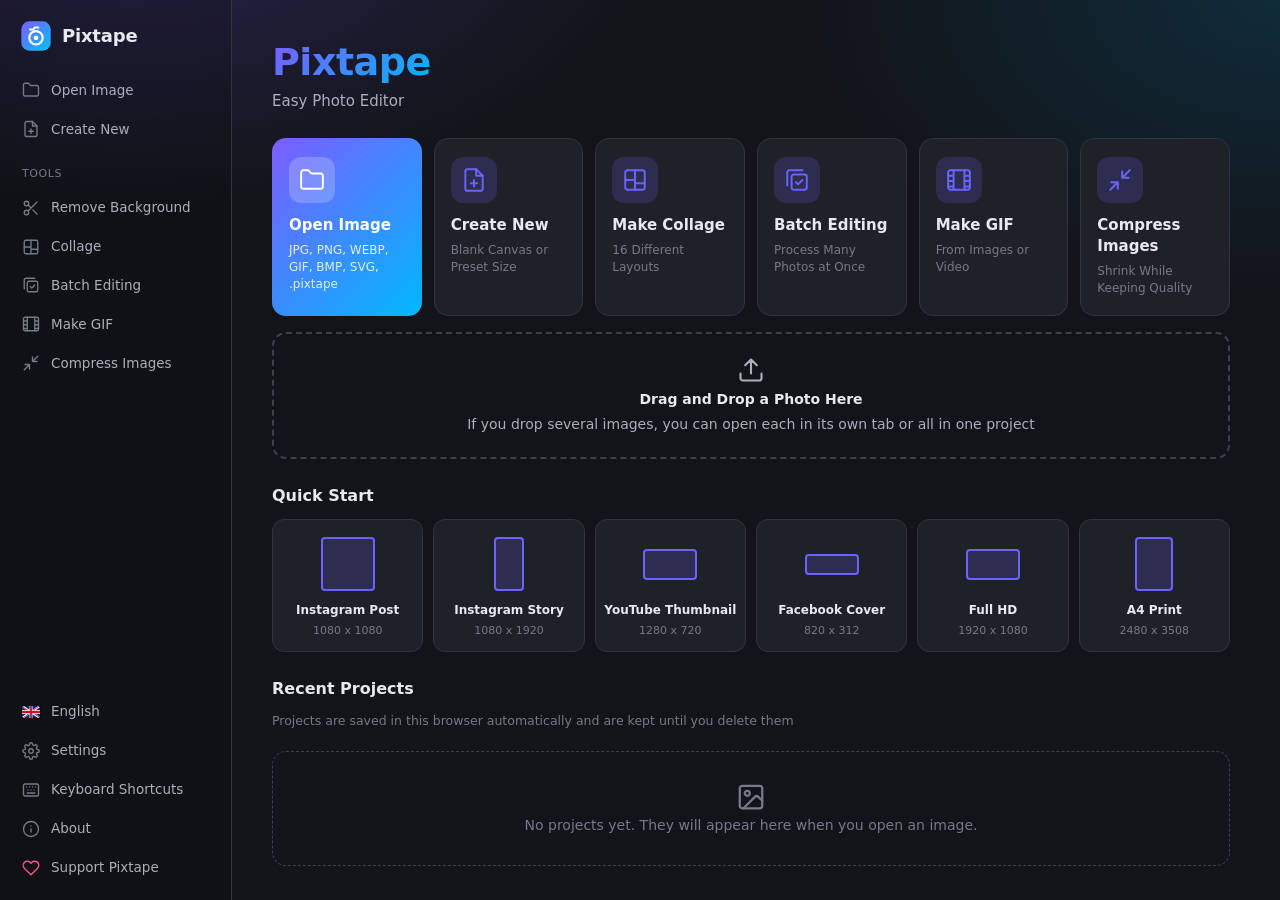
<file: index.html>
<!doctype html>
<html lang="en" data-theme="dark" class="i18n-wait">
<head>
  <meta charset="utf-8">
  <meta name="viewport" content="width=device-width, initial-scale=1">
  <title>Pixtape - Easy Photo Editor</title>
  <meta name="description" content="Free photo editor in your browser: remove backgrounds, crop, resize, compress images, add text, effects, collage, GIF maker and batch editing. No sign-up.">
  <meta name="theme-color" content="#7c5cff">
  <meta property="og:title" content="Pixtape - Easy Photo Editor">
  <meta property="og:description" content="Free photo editor in your browser: remove backgrounds, compress images, add text, collage and GIF maker. No sign-up, your photos stay on your device.">
  <meta property="og:image" content="https://pixtape.github.io/assets/social-preview.png">
  <meta name="twitter:card" content="summary_large_image">
  <meta property="og:url" content="https://pixtape.github.io/">
  <link rel="canonical" href="https://pixtape.github.io/">
  <link rel="apple-touch-icon" href="assets/icon-512.png">
  <!-- arama motorları ikonu ayrı bir dosyadan alır (gömülü data adresini kullanmaz); en az 48x48 olmalı -->
  <link rel="icon" href="/favicon.ico" sizes="any">
  <link rel="icon" href="/favicon.svg" type="image/svg+xml">
  <link rel="icon" href="/assets/icon-512.png" type="image/png" sizes="512x512">
  <meta property="og:site_name" content="Pixtape">
  <script type="application/ld+json">{"@context":"https://schema.org","@type":"WebSite","name":"Pixtape","alternateName":"Pixtape Photo Editor","url":"https://pixtape.github.io/"}</script>
  <link rel="stylesheet" href="css/style.css">
</head>
<body class="at-home">
  <div id="splash" data-noi18n>
    <svg viewBox="0 0 48 48"><defs><linearGradient id="spg" x1="0" y1="0" x2="1" y2="1"><stop offset="0" stop-color="#7c5cff"/><stop offset="1" stop-color="#00c2ff"/></linearGradient></defs><rect x="2" y="2" width="44" height="44" rx="12" fill="url(#spg)"/><circle cx="24" cy="24" r="10" fill="none" stroke="#fff" stroke-width="3.2"/><circle cx="24" cy="24" r="3.6" fill="#fff"/></svg>
    <b class="sp-name">Pixtape</b>
    <span class="sp-tag"></span>
    <div class="sp-bar"><i></i></div>
    <span class="sp-msg"></span>
  </div>
  <script>
  /* Açılış ekranı: dil dosyası henüz yüklenmediği için metinler burada. */
  (function () {
    var S = {
      en: ['Easy Photo Editor', 'Loading interface…', 'Preparing tools…', 'Opening…'],
      tr: ['Kolay Fotoğraf Düzenleyici', 'Arayüz yükleniyor…', 'Araçlar hazırlanıyor…', 'Açılıyor…'],
      zh: ['简单易用的照片编辑器', '正在加载界面…', '正在准备工具…', '正在打开…'],
      ru: ['Простой фоторедактор', 'Загрузка интерфейса…', 'Подготовка инструментов…', 'Открытие…']
    };
    var lang = 'en';
    try { lang = localStorage.getItem('pixtape-lang') || 'en'; } catch (e) { }
    var T = S[lang] || S.en, el = document.getElementById('splash'), bar = el.querySelector('i'), msg = el.querySelector('.sp-msg');
    el.querySelector('.sp-tag').textContent = T[0];
    msg.textContent = T[1];
    var p = 0.04, target = 0.6;
    var draw = function () { bar.style.width = (p * 240).toFixed(1) + 'px'; };
    draw();
    var tick = setInterval(function () { p += (target - p) * 0.06; draw(); }, 30);
    var close = function () {
      if (!el.parentNode) return;
      clearInterval(tick); p = 1; draw(); msg.textContent = T[3];
      setTimeout(function () { el.classList.add('out'); setTimeout(function () { el.remove(); }, 400); }, 160);
    };
    window.__splash = function (step) { if (step === 1) { target = 0.9; msg.textContent = T[2]; } else close(); };
    setTimeout(close, 15000); // bir hata olursa ekran takılı kalmasın
  })();
  </script>
  <div id="app">
    <header id="topbar">
      <button id="btnHome" class="brand" title="Home"><span class="logo logo-slot"></span><b>Pixtape</b></button>
      <nav id="menubar"></nav>
      <div class="spacer"></div>
      <button id="btnHelp" class="icon-btn" title="Keyboard Shortcuts (?)"><svg class="ico" width="18" height="18" viewBox="0 0 24 24" fill="none" stroke="currentColor" stroke-width="1.8" stroke-linecap="round" stroke-linejoin="round"><rect x="2" y="4" width="20" height="16" rx="2"/><path d="M6 8h.01M10 8h.01M14 8h.01M18 8h.01M8 12h.01M12 12h.01M16 12h.01M7 16h10"/></svg></button>
      <button id="btnSettings" class="icon-btn" title="Settings"><span class="ico-slot" data-ico="settings"></span></button>
      <button id="btnSave2" class="btn primary small" title="Save (Ctrl S)"><svg class="ico" width="16" height="16" viewBox="0 0 24 24" fill="none" stroke="currentColor" stroke-width="1.8" stroke-linecap="round" stroke-linejoin="round"><path d="M21 15v4a2 2 0 0 1-2 2H5a2 2 0 0 1-2-2v-4M7 10l5 5 5-5M12 15V3"/></svg><span>Save</span></button>
    </header>
    <main id="workspace">
      <nav id="toolbar"></nav>
      <section id="stageWrap">
        <div id="docTabs"></div>
        <div id="stage"><canvas id="view"></canvas></div>
        <footer id="bottombar">
          <div class="bb-group">
            <button id="btnZoomOut" class="icon-btn" title="Zoom Out (Ctrl -)"><svg class="ico" width="18" height="18" viewBox="0 0 24 24" fill="none" stroke="currentColor" stroke-width="1.8" stroke-linecap="round"><circle cx="11" cy="11" r="7"/><path d="M21 21l-4.3-4.3M8 11h6"/></svg></button>
            <button id="zoomLabel" class="zoom-label" title="Zoom">100%</button>
            <button id="btnZoomIn" class="icon-btn" title="Zoom in (Ctrl +)"><svg class="ico" width="18" height="18" viewBox="0 0 24 24" fill="none" stroke="currentColor" stroke-width="1.8" stroke-linecap="round"><circle cx="11" cy="11" r="7"/><path d="M21 21l-4.3-4.3M11 8v6M8 11h6"/></svg></button>
            <button id="btnFit" class="icon-btn" title="Fit to Screen (Ctrl 0)"><svg class="ico" width="18" height="18" viewBox="0 0 24 24" fill="none" stroke="currentColor" stroke-width="1.8" stroke-linecap="round"><path d="M8 3H5a2 2 0 0 0-2 2v3m18 0V5a2 2 0 0 0-2-2h-3m0 18h3a2 2 0 0 0 2-2v-3M3 16v3a2 2 0 0 0 2 2h3"/></svg></button>
            <span id="docInfo" class="bb-info"></span>
            <span id="cursorPos" class="bb-info dim"></span>
          </div>
          <div class="bb-group">
            <button id="btnCompare" class="btn small ghost" title="Hold to Show the Original (\)"><svg class="ico" width="16" height="16" viewBox="0 0 24 24" fill="none" stroke="currentColor" stroke-width="1.8"><rect x="3" y="3" width="18" height="18" rx="2"/><path d="M12 3v18"/><path d="M3 3h9v18H3z" fill="currentColor" opacity=".35" stroke="none"/></svg><span>Before / After</span></button>
            <button id="btnGrid" class="icon-btn" title="Grid (G): composition lines; while on, objects snap to the lines. Right-click to adjust."><svg class="ico" width="18" height="18" viewBox="0 0 24 24" fill="none" stroke="currentColor" stroke-width="1.8"><rect x="3" y="3" width="18" height="18" rx="2"/><path d="M9 3v18M15 3v18M3 9h18M3 15h18"/></svg></button>
            <button id="btnSnap" class="icon-btn" title="Guides and snapping (on/off). Right-click for settings."><span class="ico-slot" data-ico="magnet"></span></button>
            <button id="btnSpace" class="icon-btn" title="Handles: on = relative to object, off = relative to canvas. Right-click for settings."><span class="ico-slot" data-ico="axisLocal"></span></button>
            <button id="btnFree" class="icon-btn" title="Fully free mode: no ratio lock, Shift does nothing. Right-click for settings."><span class="ico-slot" data-ico="free"></span></button>
            <span class="bb-sep"></span>
            <button id="btnRotStep" class="bb-drop" title="Angle step for rotating with Shift"></button>
            <button id="btnRotSnap" class="icon-btn" title="Always rotate in angle steps, as if Shift were held. Hold Ctrl or Alt to rotate freely."><span class="ico-slot" data-ico="angle"></span></button>
            <span class="bb-sep"></span>
            <button id="btnUndo" class="icon-btn" title="Undo (Ctrl Z)" disabled><svg class="ico" width="18" height="18" viewBox="0 0 24 24" fill="none" stroke="currentColor" stroke-width="1.8" stroke-linecap="round" stroke-linejoin="round"><path d="M9 14 4 9l5-5"/><path d="M4 9h11a5 5 0 0 1 0 10h-3"/></svg></button>
            <button id="btnRedo" class="icon-btn" title="Redo (Ctrl Y)" disabled><svg class="ico" width="18" height="18" viewBox="0 0 24 24" fill="none" stroke="currentColor" stroke-width="1.8" stroke-linecap="round" stroke-linejoin="round"><path d="M15 14l5-5-5-5"/><path d="M20 9H9a5 5 0 0 0 0 10h3"/></svg></button>
          </div>
        </footer>
      </section>
      <div id="paneHold" hidden>
        <aside id="toolpanel" class="rp-pane"></aside>
        <div id="layersPane" class="rp-pane"><div id="layers"></div></div>
        <div id="historyPane" class="rp-pane"><div id="historyList"></div></div>
      </div>
    </main>
  </div>

  <div id="home"></div>
  <div id="busy"><div class="busy-box"><div class="busy-msg">Processing…</div><div class="busy-bar"><i></i></div><div class="busy-pct" data-noi18n></div></div></div>
  <div id="toasts"></div>
  <div id="modals"></div>
  <div id="dropOverlay"><div><svg class="ico" width="48" height="48" viewBox="0 0 24 24" fill="none" stroke="currentColor" stroke-width="1.6" stroke-linecap="round" stroke-linejoin="round"><path d="M21 15v4a2 2 0 0 1-2 2H5a2 2 0 0 1-2-2v-4M17 8l-5-5-5 5M12 3v12"/></svg><b>Drop the Photo</b></div></div>

  <script src="js/core.js"></script>
  <script src="js/pages.js"></script>
  <script src="js/i18n.js"></script>
  <script src="js/icons.js"></script>
  <script src="js/imaging.js"></script>
  <script src="js/ui.js"></script>
  <script src="js/tools/arrange.js"></script>
  <script src="js/tools/crop.js"></script>
  <script src="js/tools/cutout.js"></script>
  <script src="js/tools/adjust.js"></script>
  <script src="js/tools/effect.js"></script>
  <script src="js/tools/filter.js"></script>
  <script src="js/tools/retouch.js"></script>
  <script src="js/tools/draw.js"></script>
  <script src="js/tools/text.js"></script>
  <script src="js/tools/element.js"></script>
  <script src="js/features/groups.js"></script>
  <script src="js/features/storage.js"></script>
  <script src="js/features/export.js"></script>
  <script src="js/features/collage.js"></script>
  <script src="js/features/batch.js"></script>
  <script src="js/features/layout.js"></script>
  <script src="js/features/tabs.js"></script>
  <script src="js/features/encoders.js"></script>
  <script src="js/features/gif.js"></script>
  <script src="js/features/compress.js"></script>
  <script src="js/features/shortcuts.js"></script>
  <script src="js/main.js"></script>
</body>
</html>
</file>
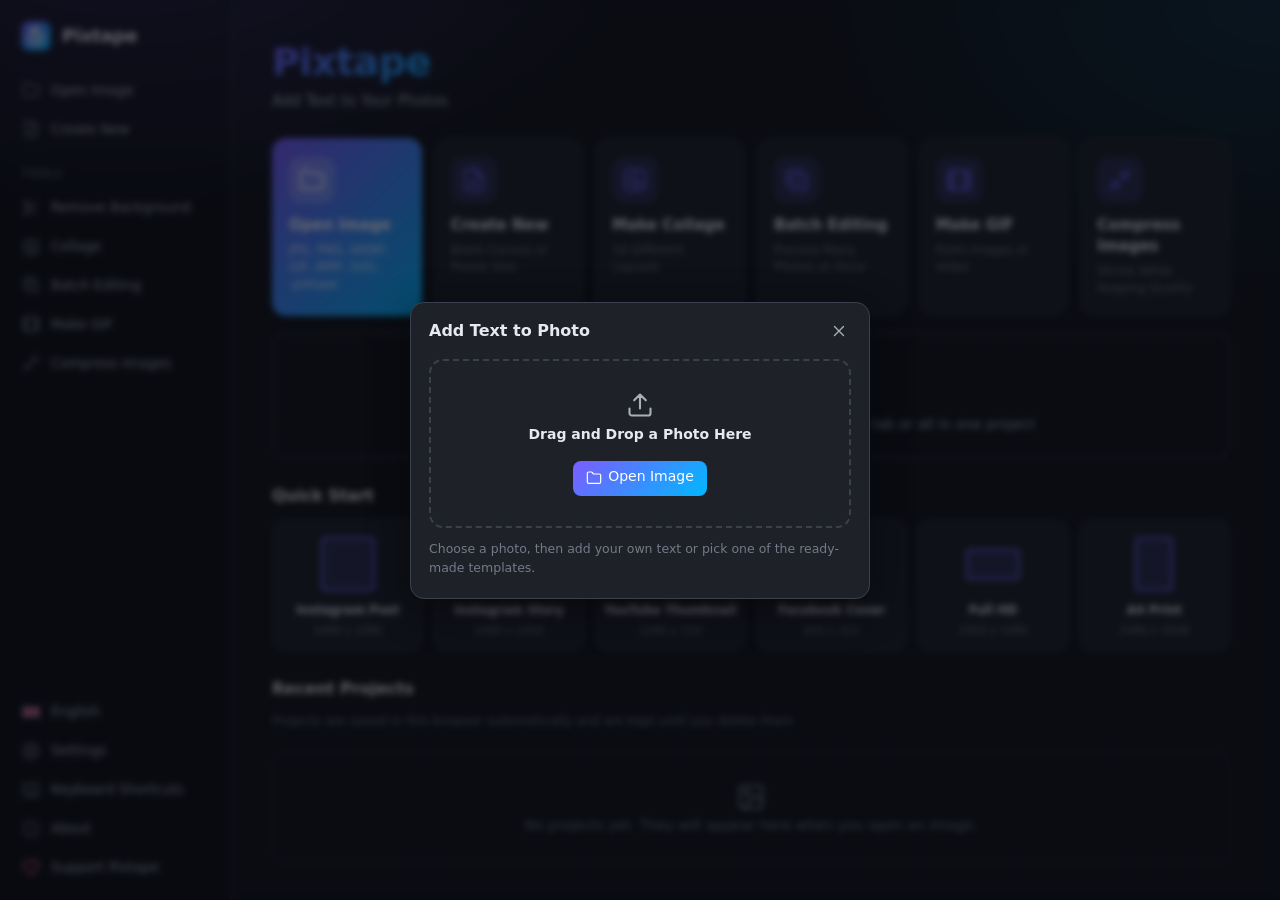
<file: add-text-to-photo/index.html>
<!doctype html>
<html lang="en" data-theme="dark" class="i18n-wait">
<head>
  <meta charset="utf-8">
  <base href="/">
  <meta name="viewport" content="width=device-width, initial-scale=1">
  <title>Add Text to Photo Online Free | Pixtape</title>
  <meta name="description" content="Add text to photos with dozens of fonts, ready-made templates, outlines, shadows and curved text. Free photo editor in your browser, no sign-up.">
  <meta name="theme-color" content="#7c5cff">
  <meta property="og:title" content="Add Text to Photo Online Free | Pixtape">
  <meta property="og:description" content="Add text to photos with dozens of fonts, ready-made templates, outlines, shadows and curved text. Free photo editor in your browser, no sign-up.">
  <meta property="og:image" content="https://pixtape.github.io/assets/social-preview.png">
  <meta name="twitter:card" content="summary_large_image">
  <meta property="og:url" content="https://pixtape.github.io/add-text-to-photo/">
  <link rel="canonical" href="https://pixtape.github.io/add-text-to-photo/">
  <link rel="apple-touch-icon" href="assets/icon-512.png">
  <!-- arama motorları ikonu ayrı bir dosyadan alır (gömülü data adresini kullanmaz); en az 48x48 olmalı -->
  <link rel="icon" href="/favicon.ico" sizes="any">
  <link rel="icon" href="/favicon.svg" type="image/svg+xml">
  <link rel="icon" href="/assets/icon-512.png" type="image/png" sizes="512x512">
  <meta property="og:site_name" content="Pixtape">
  <link rel="stylesheet" href="css/style.css">
</head>
<body class="at-home">
  <div id="splash" data-noi18n>
    <svg viewBox="0 0 48 48"><defs><linearGradient id="spg" x1="0" y1="0" x2="1" y2="1"><stop offset="0" stop-color="#7c5cff"/><stop offset="1" stop-color="#00c2ff"/></linearGradient></defs><rect x="2" y="2" width="44" height="44" rx="12" fill="url(#spg)"/><circle cx="24" cy="24" r="10" fill="none" stroke="#fff" stroke-width="3.2"/><circle cx="24" cy="24" r="3.6" fill="#fff"/></svg>
    <b class="sp-name">Pixtape</b>
    <span class="sp-tag"></span>
    <div class="sp-bar"><i></i></div>
    <span class="sp-msg"></span>
  </div>
  <script>
  /* Açılış ekranı: dil dosyası henüz yüklenmediği için metinler burada. */
  (function () {
    var S = {
      en: ['Easy Photo Editor', 'Loading interface…', 'Preparing tools…', 'Opening…'],
      tr: ['Kolay Fotoğraf Düzenleyici', 'Arayüz yükleniyor…', 'Araçlar hazırlanıyor…', 'Açılıyor…'],
      zh: ['简单易用的照片编辑器', '正在加载界面…', '正在准备工具…', '正在打开…'],
      ru: ['Простой фоторедактор', 'Загрузка интерфейса…', 'Подготовка инструментов…', 'Открытие…']
    };
    var lang = 'en';
    try { lang = localStorage.getItem('pixtape-lang') || 'en'; } catch (e) { }
    var T = S[lang] || S.en, el = document.getElementById('splash'), bar = el.querySelector('i'), msg = el.querySelector('.sp-msg');
    el.querySelector('.sp-tag').textContent = T[0];
    msg.textContent = T[1];
    var p = 0.04, target = 0.6;
    var draw = function () { bar.style.width = (p * 240).toFixed(1) + 'px'; };
    draw();
    var tick = setInterval(function () { p += (target - p) * 0.06; draw(); }, 30);
    var close = function () {
      if (!el.parentNode) return;
      clearInterval(tick); p = 1; draw(); msg.textContent = T[3];
      setTimeout(function () { el.classList.add('out'); setTimeout(function () { el.remove(); }, 400); }, 160);
    };
    window.__splash = function (step) { if (step === 1) { target = 0.9; msg.textContent = T[2]; } else close(); };
    setTimeout(close, 15000); // bir hata olursa ekran takılı kalmasın
  })();
  </script>
  <div id="app">
    <header id="topbar">
      <button id="btnHome" class="brand" title="Home"><span class="logo logo-slot"></span><b>Pixtape</b></button>
      <nav id="menubar"></nav>
      <div class="spacer"></div>
      <button id="btnHelp" class="icon-btn" title="Keyboard Shortcuts (?)"><svg class="ico" width="18" height="18" viewBox="0 0 24 24" fill="none" stroke="currentColor" stroke-width="1.8" stroke-linecap="round" stroke-linejoin="round"><rect x="2" y="4" width="20" height="16" rx="2"/><path d="M6 8h.01M10 8h.01M14 8h.01M18 8h.01M8 12h.01M12 12h.01M16 12h.01M7 16h10"/></svg></button>
      <button id="btnSettings" class="icon-btn" title="Settings"><span class="ico-slot" data-ico="settings"></span></button>
      <button id="btnSave2" class="btn primary small" title="Save (Ctrl S)"><svg class="ico" width="16" height="16" viewBox="0 0 24 24" fill="none" stroke="currentColor" stroke-width="1.8" stroke-linecap="round" stroke-linejoin="round"><path d="M21 15v4a2 2 0 0 1-2 2H5a2 2 0 0 1-2-2v-4M7 10l5 5 5-5M12 15V3"/></svg><span>Save</span></button>
    </header>
    <main id="workspace">
      <nav id="toolbar"></nav>
      <section id="stageWrap">
        <div id="docTabs"></div>
        <div id="stage"><canvas id="view"></canvas></div>
        <footer id="bottombar">
          <div class="bb-group">
            <button id="btnZoomOut" class="icon-btn" title="Zoom Out (Ctrl -)"><svg class="ico" width="18" height="18" viewBox="0 0 24 24" fill="none" stroke="currentColor" stroke-width="1.8" stroke-linecap="round"><circle cx="11" cy="11" r="7"/><path d="M21 21l-4.3-4.3M8 11h6"/></svg></button>
            <button id="zoomLabel" class="zoom-label" title="Zoom">100%</button>
            <button id="btnZoomIn" class="icon-btn" title="Zoom in (Ctrl +)"><svg class="ico" width="18" height="18" viewBox="0 0 24 24" fill="none" stroke="currentColor" stroke-width="1.8" stroke-linecap="round"><circle cx="11" cy="11" r="7"/><path d="M21 21l-4.3-4.3M11 8v6M8 11h6"/></svg></button>
            <button id="btnFit" class="icon-btn" title="Fit to Screen (Ctrl 0)"><svg class="ico" width="18" height="18" viewBox="0 0 24 24" fill="none" stroke="currentColor" stroke-width="1.8" stroke-linecap="round"><path d="M8 3H5a2 2 0 0 0-2 2v3m18 0V5a2 2 0 0 0-2-2h-3m0 18h3a2 2 0 0 0 2-2v-3M3 16v3a2 2 0 0 0 2 2h3"/></svg></button>
            <span id="docInfo" class="bb-info"></span>
            <span id="cursorPos" class="bb-info dim"></span>
          </div>
          <div class="bb-group">
            <button id="btnCompare" class="btn small ghost" title="Hold to Show the Original (\)"><svg class="ico" width="16" height="16" viewBox="0 0 24 24" fill="none" stroke="currentColor" stroke-width="1.8"><rect x="3" y="3" width="18" height="18" rx="2"/><path d="M12 3v18"/><path d="M3 3h9v18H3z" fill="currentColor" opacity=".35" stroke="none"/></svg><span>Before / After</span></button>
            <button id="btnGrid" class="icon-btn" title="Grid (G): composition lines; while on, objects snap to the lines. Right-click to adjust."><svg class="ico" width="18" height="18" viewBox="0 0 24 24" fill="none" stroke="currentColor" stroke-width="1.8"><rect x="3" y="3" width="18" height="18" rx="2"/><path d="M9 3v18M15 3v18M3 9h18M3 15h18"/></svg></button>
            <button id="btnSnap" class="icon-btn" title="Guides and snapping (on/off). Right-click for settings."><span class="ico-slot" data-ico="magnet"></span></button>
            <button id="btnSpace" class="icon-btn" title="Handles: on = relative to object, off = relative to canvas. Right-click for settings."><span class="ico-slot" data-ico="axisLocal"></span></button>
            <button id="btnFree" class="icon-btn" title="Fully free mode: no ratio lock, Shift does nothing. Right-click for settings."><span class="ico-slot" data-ico="free"></span></button>
            <span class="bb-sep"></span>
            <button id="btnRotStep" class="bb-drop" title="Angle step for rotating with Shift"></button>
            <button id="btnRotSnap" class="icon-btn" title="Always rotate in angle steps, as if Shift were held. Hold Ctrl or Alt to rotate freely."><span class="ico-slot" data-ico="angle"></span></button>
            <span class="bb-sep"></span>
            <button id="btnUndo" class="icon-btn" title="Undo (Ctrl Z)" disabled><svg class="ico" width="18" height="18" viewBox="0 0 24 24" fill="none" stroke="currentColor" stroke-width="1.8" stroke-linecap="round" stroke-linejoin="round"><path d="M9 14 4 9l5-5"/><path d="M4 9h11a5 5 0 0 1 0 10h-3"/></svg></button>
            <button id="btnRedo" class="icon-btn" title="Redo (Ctrl Y)" disabled><svg class="ico" width="18" height="18" viewBox="0 0 24 24" fill="none" stroke="currentColor" stroke-width="1.8" stroke-linecap="round" stroke-linejoin="round"><path d="M15 14l5-5-5-5"/><path d="M20 9H9a5 5 0 0 0 0 10h3"/></svg></button>
          </div>
        </footer>
      </section>
      <div id="paneHold" hidden>
        <aside id="toolpanel" class="rp-pane"></aside>
        <div id="layersPane" class="rp-pane"><div id="layers"></div></div>
        <div id="historyPane" class="rp-pane"><div id="historyList"></div></div>
      </div>
    </main>
  </div>

  <div id="home"></div>
  <div id="busy"><div class="busy-box"><div class="busy-msg">Processing…</div><div class="busy-bar"><i></i></div><div class="busy-pct" data-noi18n></div></div></div>
  <div id="toasts"></div>
  <div id="modals"></div>
  <div id="dropOverlay"><div><svg class="ico" width="48" height="48" viewBox="0 0 24 24" fill="none" stroke="currentColor" stroke-width="1.6" stroke-linecap="round" stroke-linejoin="round"><path d="M21 15v4a2 2 0 0 1-2 2H5a2 2 0 0 1-2-2v-4M17 8l-5-5-5 5M12 3v12"/></svg><b>Drop the Photo</b></div></div>

  <script src="js/core.js"></script>
  <script src="js/pages.js"></script>
  <script src="js/i18n.js"></script>
  <script src="js/icons.js"></script>
  <script src="js/imaging.js"></script>
  <script src="js/ui.js"></script>
  <script src="js/tools/arrange.js"></script>
  <script src="js/tools/crop.js"></script>
  <script src="js/tools/cutout.js"></script>
  <script src="js/tools/adjust.js"></script>
  <script src="js/tools/effect.js"></script>
  <script src="js/tools/filter.js"></script>
  <script src="js/tools/retouch.js"></script>
  <script src="js/tools/draw.js"></script>
  <script src="js/tools/text.js"></script>
  <script src="js/tools/element.js"></script>
  <script src="js/features/groups.js"></script>
  <script src="js/features/storage.js"></script>
  <script src="js/features/export.js"></script>
  <script src="js/features/collage.js"></script>
  <script src="js/features/batch.js"></script>
  <script src="js/features/layout.js"></script>
  <script src="js/features/tabs.js"></script>
  <script src="js/features/encoders.js"></script>
  <script src="js/features/gif.js"></script>
  <script src="js/features/compress.js"></script>
  <script src="js/features/shortcuts.js"></script>
  <script src="js/main.js"></script>
</body>
</html>
</file>
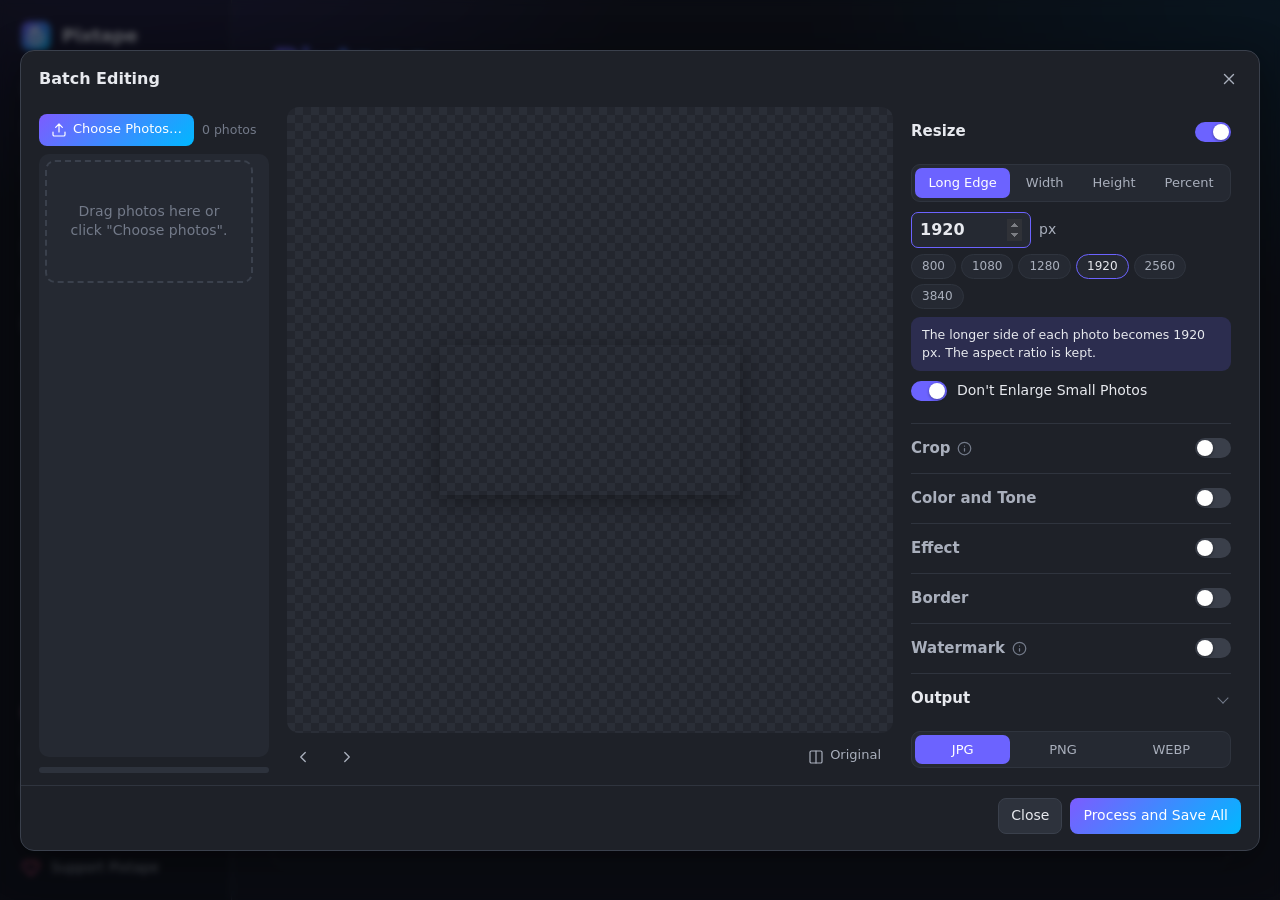
<file: batch-photo-editor/index.html>
<!doctype html>
<html lang="en" data-theme="dark" class="i18n-wait">
<head>
  <meta charset="utf-8">
  <base href="/">
  <meta name="viewport" content="width=device-width, initial-scale=1">
  <title>Batch Photo Editor, Resize and Watermark Images | Pixtape</title>
  <meta name="description" content="Edit many photos at once in your browser: resize, crop, adjust colors, add a watermark or border and save as JPG, PNG or WEBP. Free, no sign-up, no upload.">
  <meta name="theme-color" content="#7c5cff">
  <meta property="og:title" content="Batch Photo Editor, Resize and Watermark Images | Pixtape">
  <meta property="og:description" content="Edit many photos at once in your browser: resize, crop, adjust colors, add a watermark or border and save as JPG, PNG or WEBP. Free, no sign-up, no upload.">
  <meta property="og:image" content="https://pixtape.github.io/assets/social-preview.png">
  <meta name="twitter:card" content="summary_large_image">
  <meta property="og:url" content="https://pixtape.github.io/batch-photo-editor/">
  <link rel="canonical" href="https://pixtape.github.io/batch-photo-editor/">
  <link rel="apple-touch-icon" href="assets/icon-512.png">
  <!-- arama motorları ikonu ayrı bir dosyadan alır (gömülü data adresini kullanmaz); en az 48x48 olmalı -->
  <link rel="icon" href="/favicon.ico" sizes="any">
  <link rel="icon" href="/favicon.svg" type="image/svg+xml">
  <link rel="icon" href="/assets/icon-512.png" type="image/png" sizes="512x512">
  <meta property="og:site_name" content="Pixtape">
  <link rel="stylesheet" href="css/style.css">
</head>
<body class="at-home">
  <div id="splash" data-noi18n>
    <svg viewBox="0 0 48 48"><defs><linearGradient id="spg" x1="0" y1="0" x2="1" y2="1"><stop offset="0" stop-color="#7c5cff"/><stop offset="1" stop-color="#00c2ff"/></linearGradient></defs><rect x="2" y="2" width="44" height="44" rx="12" fill="url(#spg)"/><circle cx="24" cy="24" r="10" fill="none" stroke="#fff" stroke-width="3.2"/><circle cx="24" cy="24" r="3.6" fill="#fff"/></svg>
    <b class="sp-name">Pixtape</b>
    <span class="sp-tag"></span>
    <div class="sp-bar"><i></i></div>
    <span class="sp-msg"></span>
  </div>
  <script>
  /* Açılış ekranı: dil dosyası henüz yüklenmediği için metinler burada. */
  (function () {
    var S = {
      en: ['Easy Photo Editor', 'Loading interface…', 'Preparing tools…', 'Opening…'],
      tr: ['Kolay Fotoğraf Düzenleyici', 'Arayüz yükleniyor…', 'Araçlar hazırlanıyor…', 'Açılıyor…'],
      zh: ['简单易用的照片编辑器', '正在加载界面…', '正在准备工具…', '正在打开…'],
      ru: ['Простой фоторедактор', 'Загрузка интерфейса…', 'Подготовка инструментов…', 'Открытие…']
    };
    var lang = 'en';
    try { lang = localStorage.getItem('pixtape-lang') || 'en'; } catch (e) { }
    var T = S[lang] || S.en, el = document.getElementById('splash'), bar = el.querySelector('i'), msg = el.querySelector('.sp-msg');
    el.querySelector('.sp-tag').textContent = T[0];
    msg.textContent = T[1];
    var p = 0.04, target = 0.6;
    var draw = function () { bar.style.width = (p * 240).toFixed(1) + 'px'; };
    draw();
    var tick = setInterval(function () { p += (target - p) * 0.06; draw(); }, 30);
    var close = function () {
      if (!el.parentNode) return;
      clearInterval(tick); p = 1; draw(); msg.textContent = T[3];
      setTimeout(function () { el.classList.add('out'); setTimeout(function () { el.remove(); }, 400); }, 160);
    };
    window.__splash = function (step) { if (step === 1) { target = 0.9; msg.textContent = T[2]; } else close(); };
    setTimeout(close, 15000); // bir hata olursa ekran takılı kalmasın
  })();
  </script>
  <div id="app">
    <header id="topbar">
      <button id="btnHome" class="brand" title="Home"><span class="logo logo-slot"></span><b>Pixtape</b></button>
      <nav id="menubar"></nav>
      <div class="spacer"></div>
      <button id="btnHelp" class="icon-btn" title="Keyboard Shortcuts (?)"><svg class="ico" width="18" height="18" viewBox="0 0 24 24" fill="none" stroke="currentColor" stroke-width="1.8" stroke-linecap="round" stroke-linejoin="round"><rect x="2" y="4" width="20" height="16" rx="2"/><path d="M6 8h.01M10 8h.01M14 8h.01M18 8h.01M8 12h.01M12 12h.01M16 12h.01M7 16h10"/></svg></button>
      <button id="btnSettings" class="icon-btn" title="Settings"><span class="ico-slot" data-ico="settings"></span></button>
      <button id="btnSave2" class="btn primary small" title="Save (Ctrl S)"><svg class="ico" width="16" height="16" viewBox="0 0 24 24" fill="none" stroke="currentColor" stroke-width="1.8" stroke-linecap="round" stroke-linejoin="round"><path d="M21 15v4a2 2 0 0 1-2 2H5a2 2 0 0 1-2-2v-4M7 10l5 5 5-5M12 15V3"/></svg><span>Save</span></button>
    </header>
    <main id="workspace">
      <nav id="toolbar"></nav>
      <section id="stageWrap">
        <div id="docTabs"></div>
        <div id="stage"><canvas id="view"></canvas></div>
        <footer id="bottombar">
          <div class="bb-group">
            <button id="btnZoomOut" class="icon-btn" title="Zoom Out (Ctrl -)"><svg class="ico" width="18" height="18" viewBox="0 0 24 24" fill="none" stroke="currentColor" stroke-width="1.8" stroke-linecap="round"><circle cx="11" cy="11" r="7"/><path d="M21 21l-4.3-4.3M8 11h6"/></svg></button>
            <button id="zoomLabel" class="zoom-label" title="Zoom">100%</button>
            <button id="btnZoomIn" class="icon-btn" title="Zoom in (Ctrl +)"><svg class="ico" width="18" height="18" viewBox="0 0 24 24" fill="none" stroke="currentColor" stroke-width="1.8" stroke-linecap="round"><circle cx="11" cy="11" r="7"/><path d="M21 21l-4.3-4.3M11 8v6M8 11h6"/></svg></button>
            <button id="btnFit" class="icon-btn" title="Fit to Screen (Ctrl 0)"><svg class="ico" width="18" height="18" viewBox="0 0 24 24" fill="none" stroke="currentColor" stroke-width="1.8" stroke-linecap="round"><path d="M8 3H5a2 2 0 0 0-2 2v3m18 0V5a2 2 0 0 0-2-2h-3m0 18h3a2 2 0 0 0 2-2v-3M3 16v3a2 2 0 0 0 2 2h3"/></svg></button>
            <span id="docInfo" class="bb-info"></span>
            <span id="cursorPos" class="bb-info dim"></span>
          </div>
          <div class="bb-group">
            <button id="btnCompare" class="btn small ghost" title="Hold to Show the Original (\)"><svg class="ico" width="16" height="16" viewBox="0 0 24 24" fill="none" stroke="currentColor" stroke-width="1.8"><rect x="3" y="3" width="18" height="18" rx="2"/><path d="M12 3v18"/><path d="M3 3h9v18H3z" fill="currentColor" opacity=".35" stroke="none"/></svg><span>Before / After</span></button>
            <button id="btnGrid" class="icon-btn" title="Grid (G): composition lines; while on, objects snap to the lines. Right-click to adjust."><svg class="ico" width="18" height="18" viewBox="0 0 24 24" fill="none" stroke="currentColor" stroke-width="1.8"><rect x="3" y="3" width="18" height="18" rx="2"/><path d="M9 3v18M15 3v18M3 9h18M3 15h18"/></svg></button>
            <button id="btnSnap" class="icon-btn" title="Guides and snapping (on/off). Right-click for settings."><span class="ico-slot" data-ico="magnet"></span></button>
            <button id="btnSpace" class="icon-btn" title="Handles: on = relative to object, off = relative to canvas. Right-click for settings."><span class="ico-slot" data-ico="axisLocal"></span></button>
            <button id="btnFree" class="icon-btn" title="Fully free mode: no ratio lock, Shift does nothing. Right-click for settings."><span class="ico-slot" data-ico="free"></span></button>
            <span class="bb-sep"></span>
            <button id="btnRotStep" class="bb-drop" title="Angle step for rotating with Shift"></button>
            <button id="btnRotSnap" class="icon-btn" title="Always rotate in angle steps, as if Shift were held. Hold Ctrl or Alt to rotate freely."><span class="ico-slot" data-ico="angle"></span></button>
            <span class="bb-sep"></span>
            <button id="btnUndo" class="icon-btn" title="Undo (Ctrl Z)" disabled><svg class="ico" width="18" height="18" viewBox="0 0 24 24" fill="none" stroke="currentColor" stroke-width="1.8" stroke-linecap="round" stroke-linejoin="round"><path d="M9 14 4 9l5-5"/><path d="M4 9h11a5 5 0 0 1 0 10h-3"/></svg></button>
            <button id="btnRedo" class="icon-btn" title="Redo (Ctrl Y)" disabled><svg class="ico" width="18" height="18" viewBox="0 0 24 24" fill="none" stroke="currentColor" stroke-width="1.8" stroke-linecap="round" stroke-linejoin="round"><path d="M15 14l5-5-5-5"/><path d="M20 9H9a5 5 0 0 0 0 10h3"/></svg></button>
          </div>
        </footer>
      </section>
      <div id="paneHold" hidden>
        <aside id="toolpanel" class="rp-pane"></aside>
        <div id="layersPane" class="rp-pane"><div id="layers"></div></div>
        <div id="historyPane" class="rp-pane"><div id="historyList"></div></div>
      </div>
    </main>
  </div>

  <div id="home"></div>
  <div id="busy"><div class="busy-box"><div class="busy-msg">Processing…</div><div class="busy-bar"><i></i></div><div class="busy-pct" data-noi18n></div></div></div>
  <div id="toasts"></div>
  <div id="modals"></div>
  <div id="dropOverlay"><div><svg class="ico" width="48" height="48" viewBox="0 0 24 24" fill="none" stroke="currentColor" stroke-width="1.6" stroke-linecap="round" stroke-linejoin="round"><path d="M21 15v4a2 2 0 0 1-2 2H5a2 2 0 0 1-2-2v-4M17 8l-5-5-5 5M12 3v12"/></svg><b>Drop the Photo</b></div></div>

  <script src="js/core.js"></script>
  <script src="js/pages.js"></script>
  <script src="js/i18n.js"></script>
  <script src="js/icons.js"></script>
  <script src="js/imaging.js"></script>
  <script src="js/ui.js"></script>
  <script src="js/tools/arrange.js"></script>
  <script src="js/tools/crop.js"></script>
  <script src="js/tools/cutout.js"></script>
  <script src="js/tools/adjust.js"></script>
  <script src="js/tools/effect.js"></script>
  <script src="js/tools/filter.js"></script>
  <script src="js/tools/retouch.js"></script>
  <script src="js/tools/draw.js"></script>
  <script src="js/tools/text.js"></script>
  <script src="js/tools/element.js"></script>
  <script src="js/features/groups.js"></script>
  <script src="js/features/storage.js"></script>
  <script src="js/features/export.js"></script>
  <script src="js/features/collage.js"></script>
  <script src="js/features/batch.js"></script>
  <script src="js/features/layout.js"></script>
  <script src="js/features/tabs.js"></script>
  <script src="js/features/encoders.js"></script>
  <script src="js/features/gif.js"></script>
  <script src="js/features/compress.js"></script>
  <script src="js/features/shortcuts.js"></script>
  <script src="js/main.js"></script>
</body>
</html>
</file>
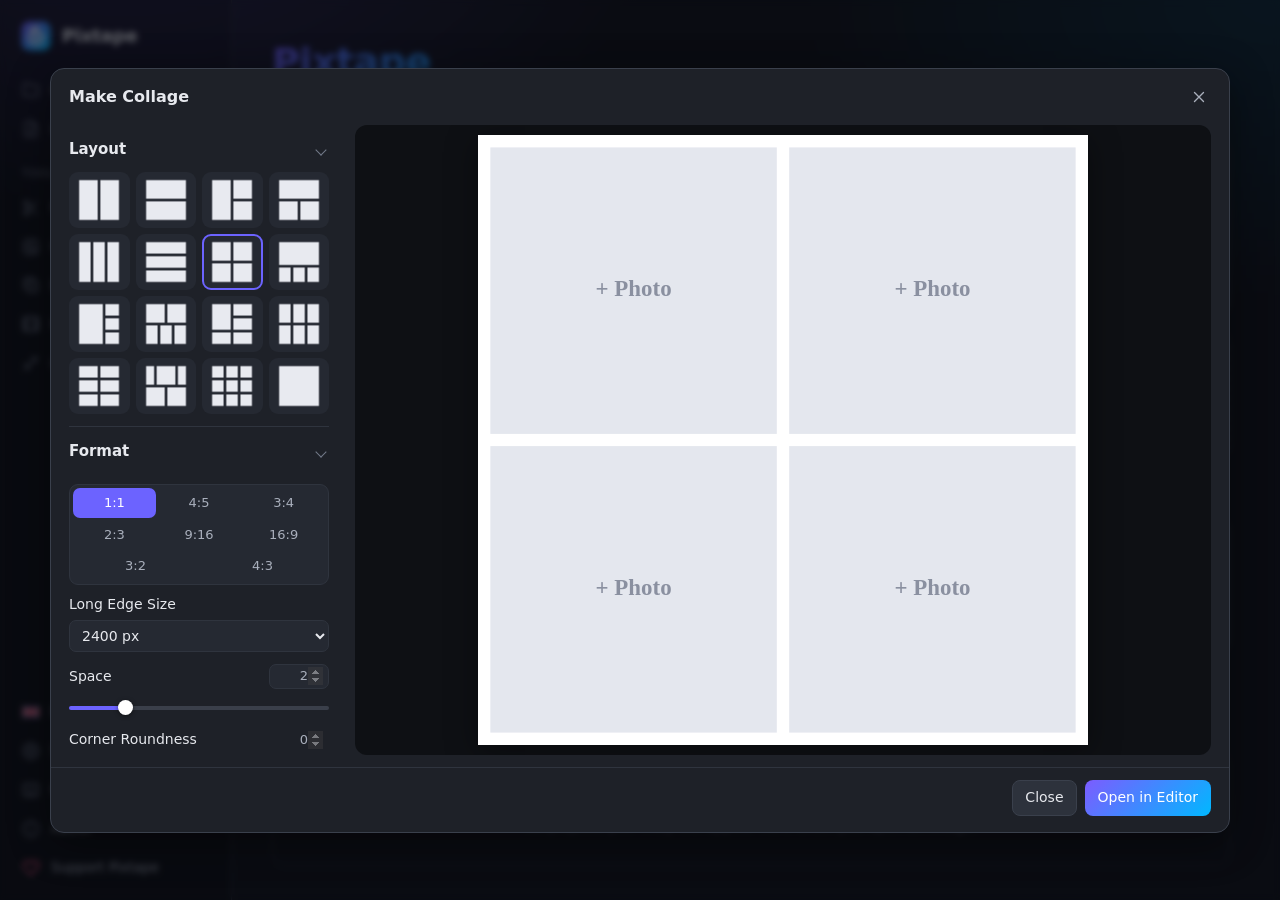
<file: collage-maker/index.html>
<!doctype html>
<html lang="en" data-theme="dark" class="i18n-wait">
<head>
  <meta charset="utf-8">
  <base href="/">
  <meta name="viewport" content="width=device-width, initial-scale=1">
  <title>Photo Collage Maker Online Free | Pixtape</title>
  <meta name="description" content="Make photo collages with 16 layouts in your browser. Adjust spacing, rounded corners and background, then save in high quality. Free, no watermark.">
  <meta name="theme-color" content="#7c5cff">
  <meta property="og:title" content="Photo Collage Maker Online Free | Pixtape">
  <meta property="og:description" content="Make photo collages with 16 layouts in your browser. Adjust spacing, rounded corners and background, then save in high quality. Free, no watermark.">
  <meta property="og:image" content="https://pixtape.github.io/assets/social-preview.png">
  <meta name="twitter:card" content="summary_large_image">
  <meta property="og:url" content="https://pixtape.github.io/collage-maker/">
  <link rel="canonical" href="https://pixtape.github.io/collage-maker/">
  <link rel="apple-touch-icon" href="assets/icon-512.png">
  <!-- arama motorları ikonu ayrı bir dosyadan alır (gömülü data adresini kullanmaz); en az 48x48 olmalı -->
  <link rel="icon" href="/favicon.ico" sizes="any">
  <link rel="icon" href="/favicon.svg" type="image/svg+xml">
  <link rel="icon" href="/assets/icon-512.png" type="image/png" sizes="512x512">
  <meta property="og:site_name" content="Pixtape">
  <link rel="stylesheet" href="css/style.css">
</head>
<body class="at-home">
  <div id="splash" data-noi18n>
    <svg viewBox="0 0 48 48"><defs><linearGradient id="spg" x1="0" y1="0" x2="1" y2="1"><stop offset="0" stop-color="#7c5cff"/><stop offset="1" stop-color="#00c2ff"/></linearGradient></defs><rect x="2" y="2" width="44" height="44" rx="12" fill="url(#spg)"/><circle cx="24" cy="24" r="10" fill="none" stroke="#fff" stroke-width="3.2"/><circle cx="24" cy="24" r="3.6" fill="#fff"/></svg>
    <b class="sp-name">Pixtape</b>
    <span class="sp-tag"></span>
    <div class="sp-bar"><i></i></div>
    <span class="sp-msg"></span>
  </div>
  <script>
  /* Açılış ekranı: dil dosyası henüz yüklenmediği için metinler burada. */
  (function () {
    var S = {
      en: ['Easy Photo Editor', 'Loading interface…', 'Preparing tools…', 'Opening…'],
      tr: ['Kolay Fotoğraf Düzenleyici', 'Arayüz yükleniyor…', 'Araçlar hazırlanıyor…', 'Açılıyor…'],
      zh: ['简单易用的照片编辑器', '正在加载界面…', '正在准备工具…', '正在打开…'],
      ru: ['Простой фоторедактор', 'Загрузка интерфейса…', 'Подготовка инструментов…', 'Открытие…']
    };
    var lang = 'en';
    try { lang = localStorage.getItem('pixtape-lang') || 'en'; } catch (e) { }
    var T = S[lang] || S.en, el = document.getElementById('splash'), bar = el.querySelector('i'), msg = el.querySelector('.sp-msg');
    el.querySelector('.sp-tag').textContent = T[0];
    msg.textContent = T[1];
    var p = 0.04, target = 0.6;
    var draw = function () { bar.style.width = (p * 240).toFixed(1) + 'px'; };
    draw();
    var tick = setInterval(function () { p += (target - p) * 0.06; draw(); }, 30);
    var close = function () {
      if (!el.parentNode) return;
      clearInterval(tick); p = 1; draw(); msg.textContent = T[3];
      setTimeout(function () { el.classList.add('out'); setTimeout(function () { el.remove(); }, 400); }, 160);
    };
    window.__splash = function (step) { if (step === 1) { target = 0.9; msg.textContent = T[2]; } else close(); };
    setTimeout(close, 15000); // bir hata olursa ekran takılı kalmasın
  })();
  </script>
  <div id="app">
    <header id="topbar">
      <button id="btnHome" class="brand" title="Home"><span class="logo logo-slot"></span><b>Pixtape</b></button>
      <nav id="menubar"></nav>
      <div class="spacer"></div>
      <button id="btnHelp" class="icon-btn" title="Keyboard Shortcuts (?)"><svg class="ico" width="18" height="18" viewBox="0 0 24 24" fill="none" stroke="currentColor" stroke-width="1.8" stroke-linecap="round" stroke-linejoin="round"><rect x="2" y="4" width="20" height="16" rx="2"/><path d="M6 8h.01M10 8h.01M14 8h.01M18 8h.01M8 12h.01M12 12h.01M16 12h.01M7 16h10"/></svg></button>
      <button id="btnSettings" class="icon-btn" title="Settings"><span class="ico-slot" data-ico="settings"></span></button>
      <button id="btnSave2" class="btn primary small" title="Save (Ctrl S)"><svg class="ico" width="16" height="16" viewBox="0 0 24 24" fill="none" stroke="currentColor" stroke-width="1.8" stroke-linecap="round" stroke-linejoin="round"><path d="M21 15v4a2 2 0 0 1-2 2H5a2 2 0 0 1-2-2v-4M7 10l5 5 5-5M12 15V3"/></svg><span>Save</span></button>
    </header>
    <main id="workspace">
      <nav id="toolbar"></nav>
      <section id="stageWrap">
        <div id="docTabs"></div>
        <div id="stage"><canvas id="view"></canvas></div>
        <footer id="bottombar">
          <div class="bb-group">
            <button id="btnZoomOut" class="icon-btn" title="Zoom Out (Ctrl -)"><svg class="ico" width="18" height="18" viewBox="0 0 24 24" fill="none" stroke="currentColor" stroke-width="1.8" stroke-linecap="round"><circle cx="11" cy="11" r="7"/><path d="M21 21l-4.3-4.3M8 11h6"/></svg></button>
            <button id="zoomLabel" class="zoom-label" title="Zoom">100%</button>
            <button id="btnZoomIn" class="icon-btn" title="Zoom in (Ctrl +)"><svg class="ico" width="18" height="18" viewBox="0 0 24 24" fill="none" stroke="currentColor" stroke-width="1.8" stroke-linecap="round"><circle cx="11" cy="11" r="7"/><path d="M21 21l-4.3-4.3M11 8v6M8 11h6"/></svg></button>
            <button id="btnFit" class="icon-btn" title="Fit to Screen (Ctrl 0)"><svg class="ico" width="18" height="18" viewBox="0 0 24 24" fill="none" stroke="currentColor" stroke-width="1.8" stroke-linecap="round"><path d="M8 3H5a2 2 0 0 0-2 2v3m18 0V5a2 2 0 0 0-2-2h-3m0 18h3a2 2 0 0 0 2-2v-3M3 16v3a2 2 0 0 0 2 2h3"/></svg></button>
            <span id="docInfo" class="bb-info"></span>
            <span id="cursorPos" class="bb-info dim"></span>
          </div>
          <div class="bb-group">
            <button id="btnCompare" class="btn small ghost" title="Hold to Show the Original (\)"><svg class="ico" width="16" height="16" viewBox="0 0 24 24" fill="none" stroke="currentColor" stroke-width="1.8"><rect x="3" y="3" width="18" height="18" rx="2"/><path d="M12 3v18"/><path d="M3 3h9v18H3z" fill="currentColor" opacity=".35" stroke="none"/></svg><span>Before / After</span></button>
            <button id="btnGrid" class="icon-btn" title="Grid (G): composition lines; while on, objects snap to the lines. Right-click to adjust."><svg class="ico" width="18" height="18" viewBox="0 0 24 24" fill="none" stroke="currentColor" stroke-width="1.8"><rect x="3" y="3" width="18" height="18" rx="2"/><path d="M9 3v18M15 3v18M3 9h18M3 15h18"/></svg></button>
            <button id="btnSnap" class="icon-btn" title="Guides and snapping (on/off). Right-click for settings."><span class="ico-slot" data-ico="magnet"></span></button>
            <button id="btnSpace" class="icon-btn" title="Handles: on = relative to object, off = relative to canvas. Right-click for settings."><span class="ico-slot" data-ico="axisLocal"></span></button>
            <button id="btnFree" class="icon-btn" title="Fully free mode: no ratio lock, Shift does nothing. Right-click for settings."><span class="ico-slot" data-ico="free"></span></button>
            <span class="bb-sep"></span>
            <button id="btnRotStep" class="bb-drop" title="Angle step for rotating with Shift"></button>
            <button id="btnRotSnap" class="icon-btn" title="Always rotate in angle steps, as if Shift were held. Hold Ctrl or Alt to rotate freely."><span class="ico-slot" data-ico="angle"></span></button>
            <span class="bb-sep"></span>
            <button id="btnUndo" class="icon-btn" title="Undo (Ctrl Z)" disabled><svg class="ico" width="18" height="18" viewBox="0 0 24 24" fill="none" stroke="currentColor" stroke-width="1.8" stroke-linecap="round" stroke-linejoin="round"><path d="M9 14 4 9l5-5"/><path d="M4 9h11a5 5 0 0 1 0 10h-3"/></svg></button>
            <button id="btnRedo" class="icon-btn" title="Redo (Ctrl Y)" disabled><svg class="ico" width="18" height="18" viewBox="0 0 24 24" fill="none" stroke="currentColor" stroke-width="1.8" stroke-linecap="round" stroke-linejoin="round"><path d="M15 14l5-5-5-5"/><path d="M20 9H9a5 5 0 0 0 0 10h3"/></svg></button>
          </div>
        </footer>
      </section>
      <div id="paneHold" hidden>
        <aside id="toolpanel" class="rp-pane"></aside>
        <div id="layersPane" class="rp-pane"><div id="layers"></div></div>
        <div id="historyPane" class="rp-pane"><div id="historyList"></div></div>
      </div>
    </main>
  </div>

  <div id="home"></div>
  <div id="busy"><div class="busy-box"><div class="busy-msg">Processing…</div><div class="busy-bar"><i></i></div><div class="busy-pct" data-noi18n></div></div></div>
  <div id="toasts"></div>
  <div id="modals"></div>
  <div id="dropOverlay"><div><svg class="ico" width="48" height="48" viewBox="0 0 24 24" fill="none" stroke="currentColor" stroke-width="1.6" stroke-linecap="round" stroke-linejoin="round"><path d="M21 15v4a2 2 0 0 1-2 2H5a2 2 0 0 1-2-2v-4M17 8l-5-5-5 5M12 3v12"/></svg><b>Drop the Photo</b></div></div>

  <script src="js/core.js"></script>
  <script src="js/pages.js"></script>
  <script src="js/i18n.js"></script>
  <script src="js/icons.js"></script>
  <script src="js/imaging.js"></script>
  <script src="js/ui.js"></script>
  <script src="js/tools/arrange.js"></script>
  <script src="js/tools/crop.js"></script>
  <script src="js/tools/cutout.js"></script>
  <script src="js/tools/adjust.js"></script>
  <script src="js/tools/effect.js"></script>
  <script src="js/tools/filter.js"></script>
  <script src="js/tools/retouch.js"></script>
  <script src="js/tools/draw.js"></script>
  <script src="js/tools/text.js"></script>
  <script src="js/tools/element.js"></script>
  <script src="js/features/groups.js"></script>
  <script src="js/features/storage.js"></script>
  <script src="js/features/export.js"></script>
  <script src="js/features/collage.js"></script>
  <script src="js/features/batch.js"></script>
  <script src="js/features/layout.js"></script>
  <script src="js/features/tabs.js"></script>
  <script src="js/features/encoders.js"></script>
  <script src="js/features/gif.js"></script>
  <script src="js/features/compress.js"></script>
  <script src="js/features/shortcuts.js"></script>
  <script src="js/main.js"></script>
</body>
</html>
</file>
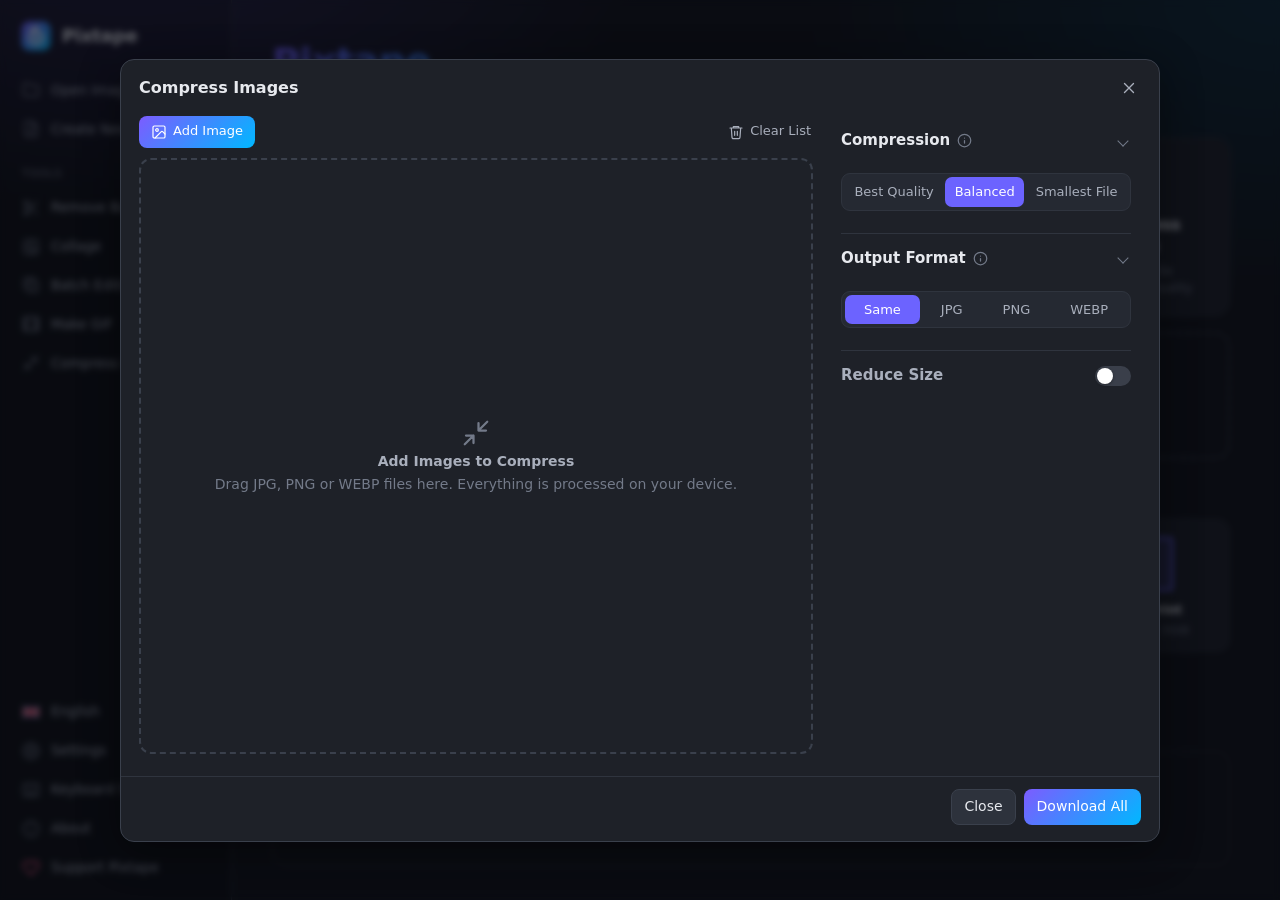
<file: compress-image/index.html>
<!doctype html>
<html lang="en" data-theme="dark" class="i18n-wait">
<head>
  <meta charset="utf-8">
  <base href="/">
  <meta name="viewport" content="width=device-width, initial-scale=1">
  <title>Compress Images Online Free, JPG, PNG, WEBP | Pixtape</title>
  <meta name="description" content="Compress JPG, PNG and WEBP images in your browser and see the size before you save. Many images at once, no upload and no sign-up. Free and private.">
  <meta name="theme-color" content="#7c5cff">
  <meta property="og:title" content="Compress Images Online Free, JPG, PNG, WEBP | Pixtape">
  <meta property="og:description" content="Compress JPG, PNG and WEBP images in your browser and see the size before you save. Many images at once, no upload and no sign-up. Free and private.">
  <meta property="og:image" content="https://pixtape.github.io/assets/social-preview.png">
  <meta name="twitter:card" content="summary_large_image">
  <meta property="og:url" content="https://pixtape.github.io/compress-image/">
  <link rel="canonical" href="https://pixtape.github.io/compress-image/">
  <link rel="apple-touch-icon" href="assets/icon-512.png">
  <!-- arama motorları ikonu ayrı bir dosyadan alır (gömülü data adresini kullanmaz); en az 48x48 olmalı -->
  <link rel="icon" href="/favicon.ico" sizes="any">
  <link rel="icon" href="/favicon.svg" type="image/svg+xml">
  <link rel="icon" href="/assets/icon-512.png" type="image/png" sizes="512x512">
  <meta property="og:site_name" content="Pixtape">
  <link rel="stylesheet" href="css/style.css">
</head>
<body class="at-home">
  <div id="splash" data-noi18n>
    <svg viewBox="0 0 48 48"><defs><linearGradient id="spg" x1="0" y1="0" x2="1" y2="1"><stop offset="0" stop-color="#7c5cff"/><stop offset="1" stop-color="#00c2ff"/></linearGradient></defs><rect x="2" y="2" width="44" height="44" rx="12" fill="url(#spg)"/><circle cx="24" cy="24" r="10" fill="none" stroke="#fff" stroke-width="3.2"/><circle cx="24" cy="24" r="3.6" fill="#fff"/></svg>
    <b class="sp-name">Pixtape</b>
    <span class="sp-tag"></span>
    <div class="sp-bar"><i></i></div>
    <span class="sp-msg"></span>
  </div>
  <script>
  /* Açılış ekranı: dil dosyası henüz yüklenmediği için metinler burada. */
  (function () {
    var S = {
      en: ['Easy Photo Editor', 'Loading interface…', 'Preparing tools…', 'Opening…'],
      tr: ['Kolay Fotoğraf Düzenleyici', 'Arayüz yükleniyor…', 'Araçlar hazırlanıyor…', 'Açılıyor…'],
      zh: ['简单易用的照片编辑器', '正在加载界面…', '正在准备工具…', '正在打开…'],
      ru: ['Простой фоторедактор', 'Загрузка интерфейса…', 'Подготовка инструментов…', 'Открытие…']
    };
    var lang = 'en';
    try { lang = localStorage.getItem('pixtape-lang') || 'en'; } catch (e) { }
    var T = S[lang] || S.en, el = document.getElementById('splash'), bar = el.querySelector('i'), msg = el.querySelector('.sp-msg');
    el.querySelector('.sp-tag').textContent = T[0];
    msg.textContent = T[1];
    var p = 0.04, target = 0.6;
    var draw = function () { bar.style.width = (p * 240).toFixed(1) + 'px'; };
    draw();
    var tick = setInterval(function () { p += (target - p) * 0.06; draw(); }, 30);
    var close = function () {
      if (!el.parentNode) return;
      clearInterval(tick); p = 1; draw(); msg.textContent = T[3];
      setTimeout(function () { el.classList.add('out'); setTimeout(function () { el.remove(); }, 400); }, 160);
    };
    window.__splash = function (step) { if (step === 1) { target = 0.9; msg.textContent = T[2]; } else close(); };
    setTimeout(close, 15000); // bir hata olursa ekran takılı kalmasın
  })();
  </script>
  <div id="app">
    <header id="topbar">
      <button id="btnHome" class="brand" title="Home"><span class="logo logo-slot"></span><b>Pixtape</b></button>
      <nav id="menubar"></nav>
      <div class="spacer"></div>
      <button id="btnHelp" class="icon-btn" title="Keyboard Shortcuts (?)"><svg class="ico" width="18" height="18" viewBox="0 0 24 24" fill="none" stroke="currentColor" stroke-width="1.8" stroke-linecap="round" stroke-linejoin="round"><rect x="2" y="4" width="20" height="16" rx="2"/><path d="M6 8h.01M10 8h.01M14 8h.01M18 8h.01M8 12h.01M12 12h.01M16 12h.01M7 16h10"/></svg></button>
      <button id="btnSettings" class="icon-btn" title="Settings"><span class="ico-slot" data-ico="settings"></span></button>
      <button id="btnSave2" class="btn primary small" title="Save (Ctrl S)"><svg class="ico" width="16" height="16" viewBox="0 0 24 24" fill="none" stroke="currentColor" stroke-width="1.8" stroke-linecap="round" stroke-linejoin="round"><path d="M21 15v4a2 2 0 0 1-2 2H5a2 2 0 0 1-2-2v-4M7 10l5 5 5-5M12 15V3"/></svg><span>Save</span></button>
    </header>
    <main id="workspace">
      <nav id="toolbar"></nav>
      <section id="stageWrap">
        <div id="docTabs"></div>
        <div id="stage"><canvas id="view"></canvas></div>
        <footer id="bottombar">
          <div class="bb-group">
            <button id="btnZoomOut" class="icon-btn" title="Zoom Out (Ctrl -)"><svg class="ico" width="18" height="18" viewBox="0 0 24 24" fill="none" stroke="currentColor" stroke-width="1.8" stroke-linecap="round"><circle cx="11" cy="11" r="7"/><path d="M21 21l-4.3-4.3M8 11h6"/></svg></button>
            <button id="zoomLabel" class="zoom-label" title="Zoom">100%</button>
            <button id="btnZoomIn" class="icon-btn" title="Zoom in (Ctrl +)"><svg class="ico" width="18" height="18" viewBox="0 0 24 24" fill="none" stroke="currentColor" stroke-width="1.8" stroke-linecap="round"><circle cx="11" cy="11" r="7"/><path d="M21 21l-4.3-4.3M11 8v6M8 11h6"/></svg></button>
            <button id="btnFit" class="icon-btn" title="Fit to Screen (Ctrl 0)"><svg class="ico" width="18" height="18" viewBox="0 0 24 24" fill="none" stroke="currentColor" stroke-width="1.8" stroke-linecap="round"><path d="M8 3H5a2 2 0 0 0-2 2v3m18 0V5a2 2 0 0 0-2-2h-3m0 18h3a2 2 0 0 0 2-2v-3M3 16v3a2 2 0 0 0 2 2h3"/></svg></button>
            <span id="docInfo" class="bb-info"></span>
            <span id="cursorPos" class="bb-info dim"></span>
          </div>
          <div class="bb-group">
            <button id="btnCompare" class="btn small ghost" title="Hold to Show the Original (\)"><svg class="ico" width="16" height="16" viewBox="0 0 24 24" fill="none" stroke="currentColor" stroke-width="1.8"><rect x="3" y="3" width="18" height="18" rx="2"/><path d="M12 3v18"/><path d="M3 3h9v18H3z" fill="currentColor" opacity=".35" stroke="none"/></svg><span>Before / After</span></button>
            <button id="btnGrid" class="icon-btn" title="Grid (G): composition lines; while on, objects snap to the lines. Right-click to adjust."><svg class="ico" width="18" height="18" viewBox="0 0 24 24" fill="none" stroke="currentColor" stroke-width="1.8"><rect x="3" y="3" width="18" height="18" rx="2"/><path d="M9 3v18M15 3v18M3 9h18M3 15h18"/></svg></button>
            <button id="btnSnap" class="icon-btn" title="Guides and snapping (on/off). Right-click for settings."><span class="ico-slot" data-ico="magnet"></span></button>
            <button id="btnSpace" class="icon-btn" title="Handles: on = relative to object, off = relative to canvas. Right-click for settings."><span class="ico-slot" data-ico="axisLocal"></span></button>
            <button id="btnFree" class="icon-btn" title="Fully free mode: no ratio lock, Shift does nothing. Right-click for settings."><span class="ico-slot" data-ico="free"></span></button>
            <span class="bb-sep"></span>
            <button id="btnRotStep" class="bb-drop" title="Angle step for rotating with Shift"></button>
            <button id="btnRotSnap" class="icon-btn" title="Always rotate in angle steps, as if Shift were held. Hold Ctrl or Alt to rotate freely."><span class="ico-slot" data-ico="angle"></span></button>
            <span class="bb-sep"></span>
            <button id="btnUndo" class="icon-btn" title="Undo (Ctrl Z)" disabled><svg class="ico" width="18" height="18" viewBox="0 0 24 24" fill="none" stroke="currentColor" stroke-width="1.8" stroke-linecap="round" stroke-linejoin="round"><path d="M9 14 4 9l5-5"/><path d="M4 9h11a5 5 0 0 1 0 10h-3"/></svg></button>
            <button id="btnRedo" class="icon-btn" title="Redo (Ctrl Y)" disabled><svg class="ico" width="18" height="18" viewBox="0 0 24 24" fill="none" stroke="currentColor" stroke-width="1.8" stroke-linecap="round" stroke-linejoin="round"><path d="M15 14l5-5-5-5"/><path d="M20 9H9a5 5 0 0 0 0 10h3"/></svg></button>
          </div>
        </footer>
      </section>
      <div id="paneHold" hidden>
        <aside id="toolpanel" class="rp-pane"></aside>
        <div id="layersPane" class="rp-pane"><div id="layers"></div></div>
        <div id="historyPane" class="rp-pane"><div id="historyList"></div></div>
      </div>
    </main>
  </div>

  <div id="home"></div>
  <div id="busy"><div class="busy-box"><div class="busy-msg">Processing…</div><div class="busy-bar"><i></i></div><div class="busy-pct" data-noi18n></div></div></div>
  <div id="toasts"></div>
  <div id="modals"></div>
  <div id="dropOverlay"><div><svg class="ico" width="48" height="48" viewBox="0 0 24 24" fill="none" stroke="currentColor" stroke-width="1.6" stroke-linecap="round" stroke-linejoin="round"><path d="M21 15v4a2 2 0 0 1-2 2H5a2 2 0 0 1-2-2v-4M17 8l-5-5-5 5M12 3v12"/></svg><b>Drop the Photo</b></div></div>

  <script src="js/core.js"></script>
  <script src="js/pages.js"></script>
  <script src="js/i18n.js"></script>
  <script src="js/icons.js"></script>
  <script src="js/imaging.js"></script>
  <script src="js/ui.js"></script>
  <script src="js/tools/arrange.js"></script>
  <script src="js/tools/crop.js"></script>
  <script src="js/tools/cutout.js"></script>
  <script src="js/tools/adjust.js"></script>
  <script src="js/tools/effect.js"></script>
  <script src="js/tools/filter.js"></script>
  <script src="js/tools/retouch.js"></script>
  <script src="js/tools/draw.js"></script>
  <script src="js/tools/text.js"></script>
  <script src="js/tools/element.js"></script>
  <script src="js/features/groups.js"></script>
  <script src="js/features/storage.js"></script>
  <script src="js/features/export.js"></script>
  <script src="js/features/collage.js"></script>
  <script src="js/features/batch.js"></script>
  <script src="js/features/layout.js"></script>
  <script src="js/features/tabs.js"></script>
  <script src="js/features/encoders.js"></script>
  <script src="js/features/gif.js"></script>
  <script src="js/features/compress.js"></script>
  <script src="js/features/shortcuts.js"></script>
  <script src="js/main.js"></script>
</body>
</html>
</file>
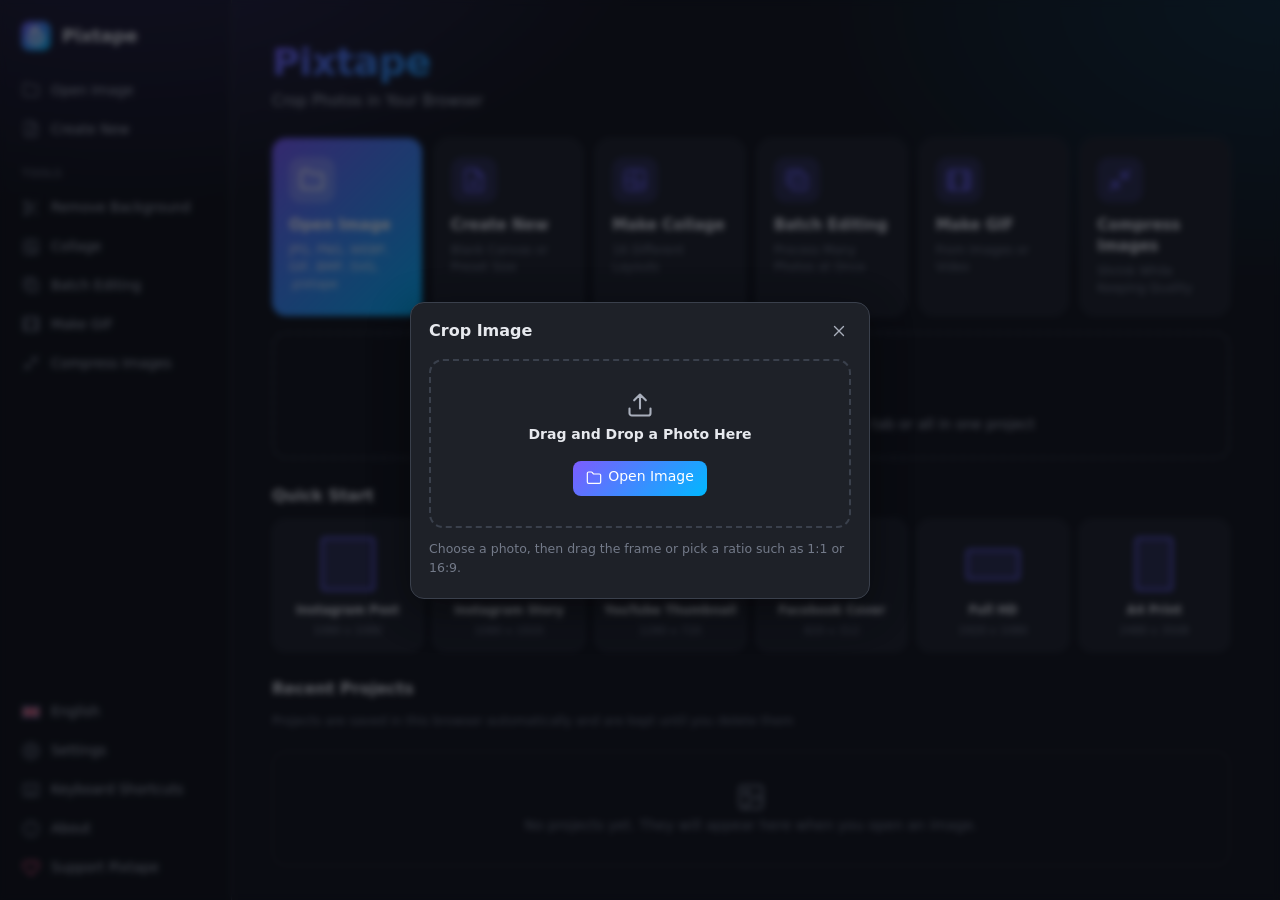
<file: crop-image/index.html>
<!doctype html>
<html lang="en" data-theme="dark" class="i18n-wait">
<head>
  <meta charset="utf-8">
  <base href="/">
  <meta name="viewport" content="width=device-width, initial-scale=1">
  <title>Crop Image Online Free | Pixtape</title>
  <meta name="description" content="Crop photos to any size or ratio like 1:1, 4:5 or 16:9, and rotate or straighten them in your browser. Free, no sign-up, nothing is uploaded.">
  <meta name="theme-color" content="#7c5cff">
  <meta property="og:title" content="Crop Image Online Free | Pixtape">
  <meta property="og:description" content="Crop photos to any size or ratio like 1:1, 4:5 or 16:9, and rotate or straighten them in your browser. Free, no sign-up, nothing is uploaded.">
  <meta property="og:image" content="https://pixtape.github.io/assets/social-preview.png">
  <meta name="twitter:card" content="summary_large_image">
  <meta property="og:url" content="https://pixtape.github.io/crop-image/">
  <link rel="canonical" href="https://pixtape.github.io/crop-image/">
  <link rel="apple-touch-icon" href="assets/icon-512.png">
  <!-- arama motorları ikonu ayrı bir dosyadan alır (gömülü data adresini kullanmaz); en az 48x48 olmalı -->
  <link rel="icon" href="/favicon.ico" sizes="any">
  <link rel="icon" href="/favicon.svg" type="image/svg+xml">
  <link rel="icon" href="/assets/icon-512.png" type="image/png" sizes="512x512">
  <meta property="og:site_name" content="Pixtape">
  <link rel="stylesheet" href="css/style.css">
</head>
<body class="at-home">
  <div id="splash" data-noi18n>
    <svg viewBox="0 0 48 48"><defs><linearGradient id="spg" x1="0" y1="0" x2="1" y2="1"><stop offset="0" stop-color="#7c5cff"/><stop offset="1" stop-color="#00c2ff"/></linearGradient></defs><rect x="2" y="2" width="44" height="44" rx="12" fill="url(#spg)"/><circle cx="24" cy="24" r="10" fill="none" stroke="#fff" stroke-width="3.2"/><circle cx="24" cy="24" r="3.6" fill="#fff"/></svg>
    <b class="sp-name">Pixtape</b>
    <span class="sp-tag"></span>
    <div class="sp-bar"><i></i></div>
    <span class="sp-msg"></span>
  </div>
  <script>
  /* Açılış ekranı: dil dosyası henüz yüklenmediği için metinler burada. */
  (function () {
    var S = {
      en: ['Easy Photo Editor', 'Loading interface…', 'Preparing tools…', 'Opening…'],
      tr: ['Kolay Fotoğraf Düzenleyici', 'Arayüz yükleniyor…', 'Araçlar hazırlanıyor…', 'Açılıyor…'],
      zh: ['简单易用的照片编辑器', '正在加载界面…', '正在准备工具…', '正在打开…'],
      ru: ['Простой фоторедактор', 'Загрузка интерфейса…', 'Подготовка инструментов…', 'Открытие…']
    };
    var lang = 'en';
    try { lang = localStorage.getItem('pixtape-lang') || 'en'; } catch (e) { }
    var T = S[lang] || S.en, el = document.getElementById('splash'), bar = el.querySelector('i'), msg = el.querySelector('.sp-msg');
    el.querySelector('.sp-tag').textContent = T[0];
    msg.textContent = T[1];
    var p = 0.04, target = 0.6;
    var draw = function () { bar.style.width = (p * 240).toFixed(1) + 'px'; };
    draw();
    var tick = setInterval(function () { p += (target - p) * 0.06; draw(); }, 30);
    var close = function () {
      if (!el.parentNode) return;
      clearInterval(tick); p = 1; draw(); msg.textContent = T[3];
      setTimeout(function () { el.classList.add('out'); setTimeout(function () { el.remove(); }, 400); }, 160);
    };
    window.__splash = function (step) { if (step === 1) { target = 0.9; msg.textContent = T[2]; } else close(); };
    setTimeout(close, 15000); // bir hata olursa ekran takılı kalmasın
  })();
  </script>
  <div id="app">
    <header id="topbar">
      <button id="btnHome" class="brand" title="Home"><span class="logo logo-slot"></span><b>Pixtape</b></button>
      <nav id="menubar"></nav>
      <div class="spacer"></div>
      <button id="btnHelp" class="icon-btn" title="Keyboard Shortcuts (?)"><svg class="ico" width="18" height="18" viewBox="0 0 24 24" fill="none" stroke="currentColor" stroke-width="1.8" stroke-linecap="round" stroke-linejoin="round"><rect x="2" y="4" width="20" height="16" rx="2"/><path d="M6 8h.01M10 8h.01M14 8h.01M18 8h.01M8 12h.01M12 12h.01M16 12h.01M7 16h10"/></svg></button>
      <button id="btnSettings" class="icon-btn" title="Settings"><span class="ico-slot" data-ico="settings"></span></button>
      <button id="btnSave2" class="btn primary small" title="Save (Ctrl S)"><svg class="ico" width="16" height="16" viewBox="0 0 24 24" fill="none" stroke="currentColor" stroke-width="1.8" stroke-linecap="round" stroke-linejoin="round"><path d="M21 15v4a2 2 0 0 1-2 2H5a2 2 0 0 1-2-2v-4M7 10l5 5 5-5M12 15V3"/></svg><span>Save</span></button>
    </header>
    <main id="workspace">
      <nav id="toolbar"></nav>
      <section id="stageWrap">
        <div id="docTabs"></div>
        <div id="stage"><canvas id="view"></canvas></div>
        <footer id="bottombar">
          <div class="bb-group">
            <button id="btnZoomOut" class="icon-btn" title="Zoom Out (Ctrl -)"><svg class="ico" width="18" height="18" viewBox="0 0 24 24" fill="none" stroke="currentColor" stroke-width="1.8" stroke-linecap="round"><circle cx="11" cy="11" r="7"/><path d="M21 21l-4.3-4.3M8 11h6"/></svg></button>
            <button id="zoomLabel" class="zoom-label" title="Zoom">100%</button>
            <button id="btnZoomIn" class="icon-btn" title="Zoom in (Ctrl +)"><svg class="ico" width="18" height="18" viewBox="0 0 24 24" fill="none" stroke="currentColor" stroke-width="1.8" stroke-linecap="round"><circle cx="11" cy="11" r="7"/><path d="M21 21l-4.3-4.3M11 8v6M8 11h6"/></svg></button>
            <button id="btnFit" class="icon-btn" title="Fit to Screen (Ctrl 0)"><svg class="ico" width="18" height="18" viewBox="0 0 24 24" fill="none" stroke="currentColor" stroke-width="1.8" stroke-linecap="round"><path d="M8 3H5a2 2 0 0 0-2 2v3m18 0V5a2 2 0 0 0-2-2h-3m0 18h3a2 2 0 0 0 2-2v-3M3 16v3a2 2 0 0 0 2 2h3"/></svg></button>
            <span id="docInfo" class="bb-info"></span>
            <span id="cursorPos" class="bb-info dim"></span>
          </div>
          <div class="bb-group">
            <button id="btnCompare" class="btn small ghost" title="Hold to Show the Original (\)"><svg class="ico" width="16" height="16" viewBox="0 0 24 24" fill="none" stroke="currentColor" stroke-width="1.8"><rect x="3" y="3" width="18" height="18" rx="2"/><path d="M12 3v18"/><path d="M3 3h9v18H3z" fill="currentColor" opacity=".35" stroke="none"/></svg><span>Before / After</span></button>
            <button id="btnGrid" class="icon-btn" title="Grid (G): composition lines; while on, objects snap to the lines. Right-click to adjust."><svg class="ico" width="18" height="18" viewBox="0 0 24 24" fill="none" stroke="currentColor" stroke-width="1.8"><rect x="3" y="3" width="18" height="18" rx="2"/><path d="M9 3v18M15 3v18M3 9h18M3 15h18"/></svg></button>
            <button id="btnSnap" class="icon-btn" title="Guides and snapping (on/off). Right-click for settings."><span class="ico-slot" data-ico="magnet"></span></button>
            <button id="btnSpace" class="icon-btn" title="Handles: on = relative to object, off = relative to canvas. Right-click for settings."><span class="ico-slot" data-ico="axisLocal"></span></button>
            <button id="btnFree" class="icon-btn" title="Fully free mode: no ratio lock, Shift does nothing. Right-click for settings."><span class="ico-slot" data-ico="free"></span></button>
            <span class="bb-sep"></span>
            <button id="btnRotStep" class="bb-drop" title="Angle step for rotating with Shift"></button>
            <button id="btnRotSnap" class="icon-btn" title="Always rotate in angle steps, as if Shift were held. Hold Ctrl or Alt to rotate freely."><span class="ico-slot" data-ico="angle"></span></button>
            <span class="bb-sep"></span>
            <button id="btnUndo" class="icon-btn" title="Undo (Ctrl Z)" disabled><svg class="ico" width="18" height="18" viewBox="0 0 24 24" fill="none" stroke="currentColor" stroke-width="1.8" stroke-linecap="round" stroke-linejoin="round"><path d="M9 14 4 9l5-5"/><path d="M4 9h11a5 5 0 0 1 0 10h-3"/></svg></button>
            <button id="btnRedo" class="icon-btn" title="Redo (Ctrl Y)" disabled><svg class="ico" width="18" height="18" viewBox="0 0 24 24" fill="none" stroke="currentColor" stroke-width="1.8" stroke-linecap="round" stroke-linejoin="round"><path d="M15 14l5-5-5-5"/><path d="M20 9H9a5 5 0 0 0 0 10h3"/></svg></button>
          </div>
        </footer>
      </section>
      <div id="paneHold" hidden>
        <aside id="toolpanel" class="rp-pane"></aside>
        <div id="layersPane" class="rp-pane"><div id="layers"></div></div>
        <div id="historyPane" class="rp-pane"><div id="historyList"></div></div>
      </div>
    </main>
  </div>

  <div id="home"></div>
  <div id="busy"><div class="busy-box"><div class="busy-msg">Processing…</div><div class="busy-bar"><i></i></div><div class="busy-pct" data-noi18n></div></div></div>
  <div id="toasts"></div>
  <div id="modals"></div>
  <div id="dropOverlay"><div><svg class="ico" width="48" height="48" viewBox="0 0 24 24" fill="none" stroke="currentColor" stroke-width="1.6" stroke-linecap="round" stroke-linejoin="round"><path d="M21 15v4a2 2 0 0 1-2 2H5a2 2 0 0 1-2-2v-4M17 8l-5-5-5 5M12 3v12"/></svg><b>Drop the Photo</b></div></div>

  <script src="js/core.js"></script>
  <script src="js/pages.js"></script>
  <script src="js/i18n.js"></script>
  <script src="js/icons.js"></script>
  <script src="js/imaging.js"></script>
  <script src="js/ui.js"></script>
  <script src="js/tools/arrange.js"></script>
  <script src="js/tools/crop.js"></script>
  <script src="js/tools/cutout.js"></script>
  <script src="js/tools/adjust.js"></script>
  <script src="js/tools/effect.js"></script>
  <script src="js/tools/filter.js"></script>
  <script src="js/tools/retouch.js"></script>
  <script src="js/tools/draw.js"></script>
  <script src="js/tools/text.js"></script>
  <script src="js/tools/element.js"></script>
  <script src="js/features/groups.js"></script>
  <script src="js/features/storage.js"></script>
  <script src="js/features/export.js"></script>
  <script src="js/features/collage.js"></script>
  <script src="js/features/batch.js"></script>
  <script src="js/features/layout.js"></script>
  <script src="js/features/tabs.js"></script>
  <script src="js/features/encoders.js"></script>
  <script src="js/features/gif.js"></script>
  <script src="js/features/compress.js"></script>
  <script src="js/features/shortcuts.js"></script>
  <script src="js/main.js"></script>
</body>
</html>
</file>
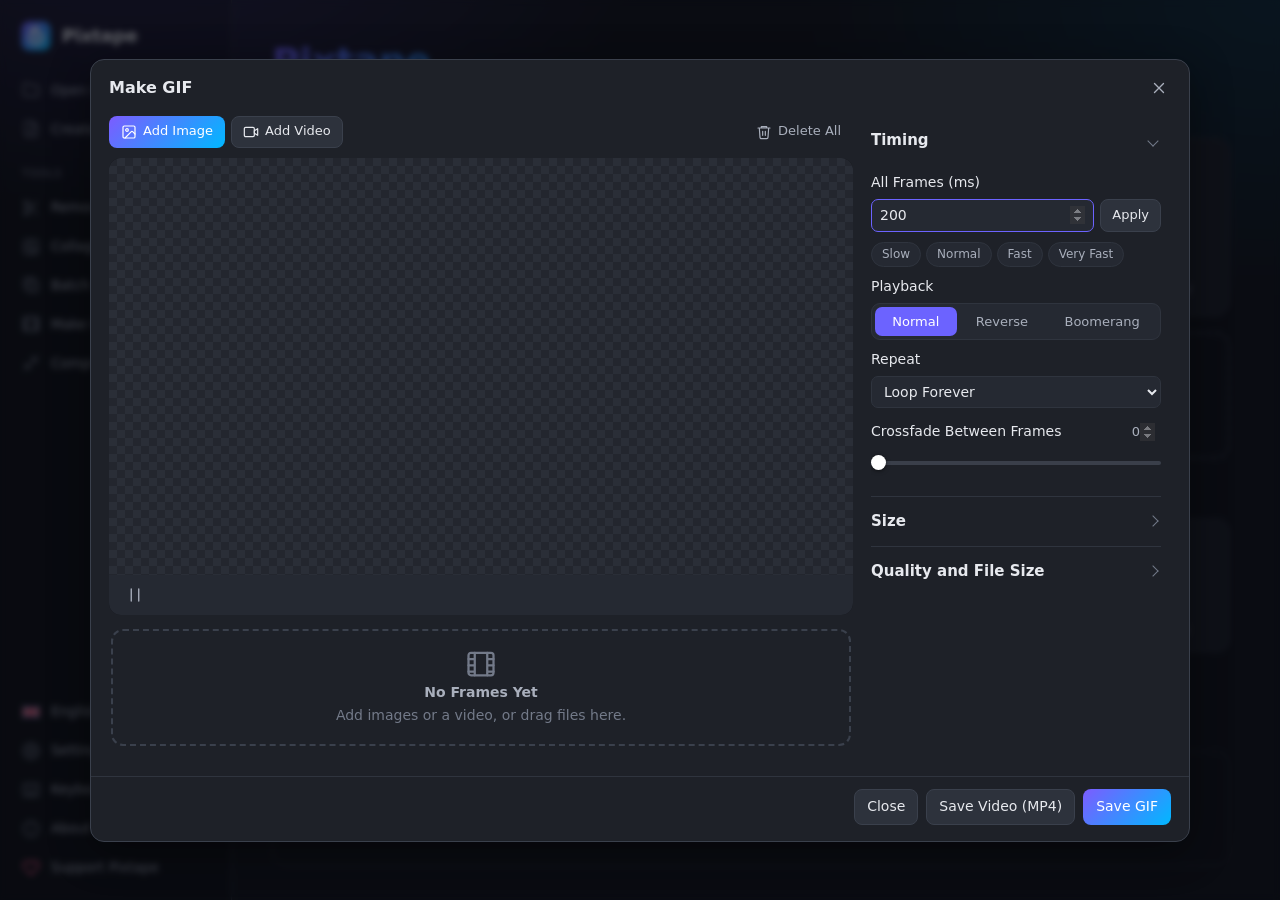
<file: gif-maker/index.html>
<!doctype html>
<html lang="en" data-theme="dark" class="i18n-wait">
<head>
  <meta charset="utf-8">
  <base href="/">
  <meta name="viewport" content="width=device-width, initial-scale=1">
  <title>GIF Maker, Make GIFs from Images or Video | Pixtape</title>
  <meta name="description" content="Make animated GIFs from images or video clips in your browser. Set speed, size and looping, save as GIF or MP4. Free, no sign-up, no watermark.">
  <meta name="theme-color" content="#7c5cff">
  <meta property="og:title" content="GIF Maker, Make GIFs from Images or Video | Pixtape">
  <meta property="og:description" content="Make animated GIFs from images or video clips in your browser. Set speed, size and looping, save as GIF or MP4. Free, no sign-up, no watermark.">
  <meta property="og:image" content="https://pixtape.github.io/assets/social-preview.png">
  <meta name="twitter:card" content="summary_large_image">
  <meta property="og:url" content="https://pixtape.github.io/gif-maker/">
  <link rel="canonical" href="https://pixtape.github.io/gif-maker/">
  <link rel="apple-touch-icon" href="assets/icon-512.png">
  <!-- arama motorları ikonu ayrı bir dosyadan alır (gömülü data adresini kullanmaz); en az 48x48 olmalı -->
  <link rel="icon" href="/favicon.ico" sizes="any">
  <link rel="icon" href="/favicon.svg" type="image/svg+xml">
  <link rel="icon" href="/assets/icon-512.png" type="image/png" sizes="512x512">
  <meta property="og:site_name" content="Pixtape">
  <link rel="stylesheet" href="css/style.css">
</head>
<body class="at-home">
  <div id="splash" data-noi18n>
    <svg viewBox="0 0 48 48"><defs><linearGradient id="spg" x1="0" y1="0" x2="1" y2="1"><stop offset="0" stop-color="#7c5cff"/><stop offset="1" stop-color="#00c2ff"/></linearGradient></defs><rect x="2" y="2" width="44" height="44" rx="12" fill="url(#spg)"/><circle cx="24" cy="24" r="10" fill="none" stroke="#fff" stroke-width="3.2"/><circle cx="24" cy="24" r="3.6" fill="#fff"/></svg>
    <b class="sp-name">Pixtape</b>
    <span class="sp-tag"></span>
    <div class="sp-bar"><i></i></div>
    <span class="sp-msg"></span>
  </div>
  <script>
  /* Açılış ekranı: dil dosyası henüz yüklenmediği için metinler burada. */
  (function () {
    var S = {
      en: ['Easy Photo Editor', 'Loading interface…', 'Preparing tools…', 'Opening…'],
      tr: ['Kolay Fotoğraf Düzenleyici', 'Arayüz yükleniyor…', 'Araçlar hazırlanıyor…', 'Açılıyor…'],
      zh: ['简单易用的照片编辑器', '正在加载界面…', '正在准备工具…', '正在打开…'],
      ru: ['Простой фоторедактор', 'Загрузка интерфейса…', 'Подготовка инструментов…', 'Открытие…']
    };
    var lang = 'en';
    try { lang = localStorage.getItem('pixtape-lang') || 'en'; } catch (e) { }
    var T = S[lang] || S.en, el = document.getElementById('splash'), bar = el.querySelector('i'), msg = el.querySelector('.sp-msg');
    el.querySelector('.sp-tag').textContent = T[0];
    msg.textContent = T[1];
    var p = 0.04, target = 0.6;
    var draw = function () { bar.style.width = (p * 240).toFixed(1) + 'px'; };
    draw();
    var tick = setInterval(function () { p += (target - p) * 0.06; draw(); }, 30);
    var close = function () {
      if (!el.parentNode) return;
      clearInterval(tick); p = 1; draw(); msg.textContent = T[3];
      setTimeout(function () { el.classList.add('out'); setTimeout(function () { el.remove(); }, 400); }, 160);
    };
    window.__splash = function (step) { if (step === 1) { target = 0.9; msg.textContent = T[2]; } else close(); };
    setTimeout(close, 15000); // bir hata olursa ekran takılı kalmasın
  })();
  </script>
  <div id="app">
    <header id="topbar">
      <button id="btnHome" class="brand" title="Home"><span class="logo logo-slot"></span><b>Pixtape</b></button>
      <nav id="menubar"></nav>
      <div class="spacer"></div>
      <button id="btnHelp" class="icon-btn" title="Keyboard Shortcuts (?)"><svg class="ico" width="18" height="18" viewBox="0 0 24 24" fill="none" stroke="currentColor" stroke-width="1.8" stroke-linecap="round" stroke-linejoin="round"><rect x="2" y="4" width="20" height="16" rx="2"/><path d="M6 8h.01M10 8h.01M14 8h.01M18 8h.01M8 12h.01M12 12h.01M16 12h.01M7 16h10"/></svg></button>
      <button id="btnSettings" class="icon-btn" title="Settings"><span class="ico-slot" data-ico="settings"></span></button>
      <button id="btnSave2" class="btn primary small" title="Save (Ctrl S)"><svg class="ico" width="16" height="16" viewBox="0 0 24 24" fill="none" stroke="currentColor" stroke-width="1.8" stroke-linecap="round" stroke-linejoin="round"><path d="M21 15v4a2 2 0 0 1-2 2H5a2 2 0 0 1-2-2v-4M7 10l5 5 5-5M12 15V3"/></svg><span>Save</span></button>
    </header>
    <main id="workspace">
      <nav id="toolbar"></nav>
      <section id="stageWrap">
        <div id="docTabs"></div>
        <div id="stage"><canvas id="view"></canvas></div>
        <footer id="bottombar">
          <div class="bb-group">
            <button id="btnZoomOut" class="icon-btn" title="Zoom Out (Ctrl -)"><svg class="ico" width="18" height="18" viewBox="0 0 24 24" fill="none" stroke="currentColor" stroke-width="1.8" stroke-linecap="round"><circle cx="11" cy="11" r="7"/><path d="M21 21l-4.3-4.3M8 11h6"/></svg></button>
            <button id="zoomLabel" class="zoom-label" title="Zoom">100%</button>
            <button id="btnZoomIn" class="icon-btn" title="Zoom in (Ctrl +)"><svg class="ico" width="18" height="18" viewBox="0 0 24 24" fill="none" stroke="currentColor" stroke-width="1.8" stroke-linecap="round"><circle cx="11" cy="11" r="7"/><path d="M21 21l-4.3-4.3M11 8v6M8 11h6"/></svg></button>
            <button id="btnFit" class="icon-btn" title="Fit to Screen (Ctrl 0)"><svg class="ico" width="18" height="18" viewBox="0 0 24 24" fill="none" stroke="currentColor" stroke-width="1.8" stroke-linecap="round"><path d="M8 3H5a2 2 0 0 0-2 2v3m18 0V5a2 2 0 0 0-2-2h-3m0 18h3a2 2 0 0 0 2-2v-3M3 16v3a2 2 0 0 0 2 2h3"/></svg></button>
            <span id="docInfo" class="bb-info"></span>
            <span id="cursorPos" class="bb-info dim"></span>
          </div>
          <div class="bb-group">
            <button id="btnCompare" class="btn small ghost" title="Hold to Show the Original (\)"><svg class="ico" width="16" height="16" viewBox="0 0 24 24" fill="none" stroke="currentColor" stroke-width="1.8"><rect x="3" y="3" width="18" height="18" rx="2"/><path d="M12 3v18"/><path d="M3 3h9v18H3z" fill="currentColor" opacity=".35" stroke="none"/></svg><span>Before / After</span></button>
            <button id="btnGrid" class="icon-btn" title="Grid (G): composition lines; while on, objects snap to the lines. Right-click to adjust."><svg class="ico" width="18" height="18" viewBox="0 0 24 24" fill="none" stroke="currentColor" stroke-width="1.8"><rect x="3" y="3" width="18" height="18" rx="2"/><path d="M9 3v18M15 3v18M3 9h18M3 15h18"/></svg></button>
            <button id="btnSnap" class="icon-btn" title="Guides and snapping (on/off). Right-click for settings."><span class="ico-slot" data-ico="magnet"></span></button>
            <button id="btnSpace" class="icon-btn" title="Handles: on = relative to object, off = relative to canvas. Right-click for settings."><span class="ico-slot" data-ico="axisLocal"></span></button>
            <button id="btnFree" class="icon-btn" title="Fully free mode: no ratio lock, Shift does nothing. Right-click for settings."><span class="ico-slot" data-ico="free"></span></button>
            <span class="bb-sep"></span>
            <button id="btnRotStep" class="bb-drop" title="Angle step for rotating with Shift"></button>
            <button id="btnRotSnap" class="icon-btn" title="Always rotate in angle steps, as if Shift were held. Hold Ctrl or Alt to rotate freely."><span class="ico-slot" data-ico="angle"></span></button>
            <span class="bb-sep"></span>
            <button id="btnUndo" class="icon-btn" title="Undo (Ctrl Z)" disabled><svg class="ico" width="18" height="18" viewBox="0 0 24 24" fill="none" stroke="currentColor" stroke-width="1.8" stroke-linecap="round" stroke-linejoin="round"><path d="M9 14 4 9l5-5"/><path d="M4 9h11a5 5 0 0 1 0 10h-3"/></svg></button>
            <button id="btnRedo" class="icon-btn" title="Redo (Ctrl Y)" disabled><svg class="ico" width="18" height="18" viewBox="0 0 24 24" fill="none" stroke="currentColor" stroke-width="1.8" stroke-linecap="round" stroke-linejoin="round"><path d="M15 14l5-5-5-5"/><path d="M20 9H9a5 5 0 0 0 0 10h3"/></svg></button>
          </div>
        </footer>
      </section>
      <div id="paneHold" hidden>
        <aside id="toolpanel" class="rp-pane"></aside>
        <div id="layersPane" class="rp-pane"><div id="layers"></div></div>
        <div id="historyPane" class="rp-pane"><div id="historyList"></div></div>
      </div>
    </main>
  </div>

  <div id="home"></div>
  <div id="busy"><div class="busy-box"><div class="busy-msg">Processing…</div><div class="busy-bar"><i></i></div><div class="busy-pct" data-noi18n></div></div></div>
  <div id="toasts"></div>
  <div id="modals"></div>
  <div id="dropOverlay"><div><svg class="ico" width="48" height="48" viewBox="0 0 24 24" fill="none" stroke="currentColor" stroke-width="1.6" stroke-linecap="round" stroke-linejoin="round"><path d="M21 15v4a2 2 0 0 1-2 2H5a2 2 0 0 1-2-2v-4M17 8l-5-5-5 5M12 3v12"/></svg><b>Drop the Photo</b></div></div>

  <script src="js/core.js"></script>
  <script src="js/pages.js"></script>
  <script src="js/i18n.js"></script>
  <script src="js/icons.js"></script>
  <script src="js/imaging.js"></script>
  <script src="js/ui.js"></script>
  <script src="js/tools/arrange.js"></script>
  <script src="js/tools/crop.js"></script>
  <script src="js/tools/cutout.js"></script>
  <script src="js/tools/adjust.js"></script>
  <script src="js/tools/effect.js"></script>
  <script src="js/tools/filter.js"></script>
  <script src="js/tools/retouch.js"></script>
  <script src="js/tools/draw.js"></script>
  <script src="js/tools/text.js"></script>
  <script src="js/tools/element.js"></script>
  <script src="js/features/groups.js"></script>
  <script src="js/features/storage.js"></script>
  <script src="js/features/export.js"></script>
  <script src="js/features/collage.js"></script>
  <script src="js/features/batch.js"></script>
  <script src="js/features/layout.js"></script>
  <script src="js/features/tabs.js"></script>
  <script src="js/features/encoders.js"></script>
  <script src="js/features/gif.js"></script>
  <script src="js/features/compress.js"></script>
  <script src="js/features/shortcuts.js"></script>
  <script src="js/main.js"></script>
</body>
</html>
</file>
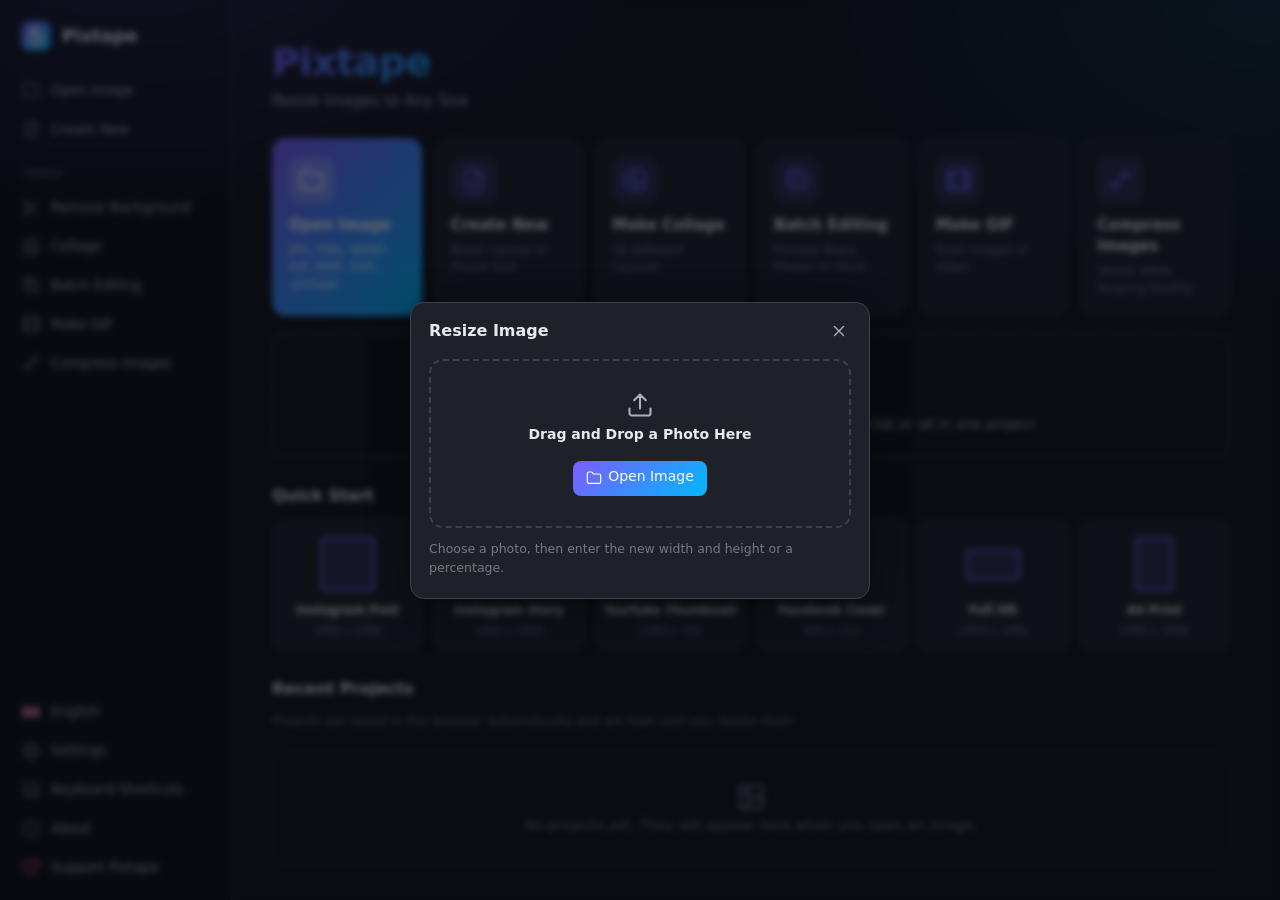
<file: resize-image/index.html>
<!doctype html>
<html lang="en" data-theme="dark" class="i18n-wait">
<head>
  <meta charset="utf-8">
  <base href="/">
  <meta name="viewport" content="width=device-width, initial-scale=1">
  <title>Resize Image Online Free | Pixtape</title>
  <meta name="description" content="Resize photos to any width and height or by percent, with the aspect ratio kept. Works in your browser, free, no sign-up, your images stay on your device.">
  <meta name="theme-color" content="#7c5cff">
  <meta property="og:title" content="Resize Image Online Free | Pixtape">
  <meta property="og:description" content="Resize photos to any width and height or by percent, with the aspect ratio kept. Works in your browser, free, no sign-up, your images stay on your device.">
  <meta property="og:image" content="https://pixtape.github.io/assets/social-preview.png">
  <meta name="twitter:card" content="summary_large_image">
  <meta property="og:url" content="https://pixtape.github.io/resize-image/">
  <link rel="canonical" href="https://pixtape.github.io/resize-image/">
  <link rel="apple-touch-icon" href="assets/icon-512.png">
  <!-- arama motorları ikonu ayrı bir dosyadan alır (gömülü data adresini kullanmaz); en az 48x48 olmalı -->
  <link rel="icon" href="/favicon.ico" sizes="any">
  <link rel="icon" href="/favicon.svg" type="image/svg+xml">
  <link rel="icon" href="/assets/icon-512.png" type="image/png" sizes="512x512">
  <meta property="og:site_name" content="Pixtape">
  <link rel="stylesheet" href="css/style.css">
</head>
<body class="at-home">
  <div id="splash" data-noi18n>
    <svg viewBox="0 0 48 48"><defs><linearGradient id="spg" x1="0" y1="0" x2="1" y2="1"><stop offset="0" stop-color="#7c5cff"/><stop offset="1" stop-color="#00c2ff"/></linearGradient></defs><rect x="2" y="2" width="44" height="44" rx="12" fill="url(#spg)"/><circle cx="24" cy="24" r="10" fill="none" stroke="#fff" stroke-width="3.2"/><circle cx="24" cy="24" r="3.6" fill="#fff"/></svg>
    <b class="sp-name">Pixtape</b>
    <span class="sp-tag"></span>
    <div class="sp-bar"><i></i></div>
    <span class="sp-msg"></span>
  </div>
  <script>
  /* Açılış ekranı: dil dosyası henüz yüklenmediği için metinler burada. */
  (function () {
    var S = {
      en: ['Easy Photo Editor', 'Loading interface…', 'Preparing tools…', 'Opening…'],
      tr: ['Kolay Fotoğraf Düzenleyici', 'Arayüz yükleniyor…', 'Araçlar hazırlanıyor…', 'Açılıyor…'],
      zh: ['简单易用的照片编辑器', '正在加载界面…', '正在准备工具…', '正在打开…'],
      ru: ['Простой фоторедактор', 'Загрузка интерфейса…', 'Подготовка инструментов…', 'Открытие…']
    };
    var lang = 'en';
    try { lang = localStorage.getItem('pixtape-lang') || 'en'; } catch (e) { }
    var T = S[lang] || S.en, el = document.getElementById('splash'), bar = el.querySelector('i'), msg = el.querySelector('.sp-msg');
    el.querySelector('.sp-tag').textContent = T[0];
    msg.textContent = T[1];
    var p = 0.04, target = 0.6;
    var draw = function () { bar.style.width = (p * 240).toFixed(1) + 'px'; };
    draw();
    var tick = setInterval(function () { p += (target - p) * 0.06; draw(); }, 30);
    var close = function () {
      if (!el.parentNode) return;
      clearInterval(tick); p = 1; draw(); msg.textContent = T[3];
      setTimeout(function () { el.classList.add('out'); setTimeout(function () { el.remove(); }, 400); }, 160);
    };
    window.__splash = function (step) { if (step === 1) { target = 0.9; msg.textContent = T[2]; } else close(); };
    setTimeout(close, 15000); // bir hata olursa ekran takılı kalmasın
  })();
  </script>
  <div id="app">
    <header id="topbar">
      <button id="btnHome" class="brand" title="Home"><span class="logo logo-slot"></span><b>Pixtape</b></button>
      <nav id="menubar"></nav>
      <div class="spacer"></div>
      <button id="btnHelp" class="icon-btn" title="Keyboard Shortcuts (?)"><svg class="ico" width="18" height="18" viewBox="0 0 24 24" fill="none" stroke="currentColor" stroke-width="1.8" stroke-linecap="round" stroke-linejoin="round"><rect x="2" y="4" width="20" height="16" rx="2"/><path d="M6 8h.01M10 8h.01M14 8h.01M18 8h.01M8 12h.01M12 12h.01M16 12h.01M7 16h10"/></svg></button>
      <button id="btnSettings" class="icon-btn" title="Settings"><span class="ico-slot" data-ico="settings"></span></button>
      <button id="btnSave2" class="btn primary small" title="Save (Ctrl S)"><svg class="ico" width="16" height="16" viewBox="0 0 24 24" fill="none" stroke="currentColor" stroke-width="1.8" stroke-linecap="round" stroke-linejoin="round"><path d="M21 15v4a2 2 0 0 1-2 2H5a2 2 0 0 1-2-2v-4M7 10l5 5 5-5M12 15V3"/></svg><span>Save</span></button>
    </header>
    <main id="workspace">
      <nav id="toolbar"></nav>
      <section id="stageWrap">
        <div id="docTabs"></div>
        <div id="stage"><canvas id="view"></canvas></div>
        <footer id="bottombar">
          <div class="bb-group">
            <button id="btnZoomOut" class="icon-btn" title="Zoom Out (Ctrl -)"><svg class="ico" width="18" height="18" viewBox="0 0 24 24" fill="none" stroke="currentColor" stroke-width="1.8" stroke-linecap="round"><circle cx="11" cy="11" r="7"/><path d="M21 21l-4.3-4.3M8 11h6"/></svg></button>
            <button id="zoomLabel" class="zoom-label" title="Zoom">100%</button>
            <button id="btnZoomIn" class="icon-btn" title="Zoom in (Ctrl +)"><svg class="ico" width="18" height="18" viewBox="0 0 24 24" fill="none" stroke="currentColor" stroke-width="1.8" stroke-linecap="round"><circle cx="11" cy="11" r="7"/><path d="M21 21l-4.3-4.3M11 8v6M8 11h6"/></svg></button>
            <button id="btnFit" class="icon-btn" title="Fit to Screen (Ctrl 0)"><svg class="ico" width="18" height="18" viewBox="0 0 24 24" fill="none" stroke="currentColor" stroke-width="1.8" stroke-linecap="round"><path d="M8 3H5a2 2 0 0 0-2 2v3m18 0V5a2 2 0 0 0-2-2h-3m0 18h3a2 2 0 0 0 2-2v-3M3 16v3a2 2 0 0 0 2 2h3"/></svg></button>
            <span id="docInfo" class="bb-info"></span>
            <span id="cursorPos" class="bb-info dim"></span>
          </div>
          <div class="bb-group">
            <button id="btnCompare" class="btn small ghost" title="Hold to Show the Original (\)"><svg class="ico" width="16" height="16" viewBox="0 0 24 24" fill="none" stroke="currentColor" stroke-width="1.8"><rect x="3" y="3" width="18" height="18" rx="2"/><path d="M12 3v18"/><path d="M3 3h9v18H3z" fill="currentColor" opacity=".35" stroke="none"/></svg><span>Before / After</span></button>
            <button id="btnGrid" class="icon-btn" title="Grid (G): composition lines; while on, objects snap to the lines. Right-click to adjust."><svg class="ico" width="18" height="18" viewBox="0 0 24 24" fill="none" stroke="currentColor" stroke-width="1.8"><rect x="3" y="3" width="18" height="18" rx="2"/><path d="M9 3v18M15 3v18M3 9h18M3 15h18"/></svg></button>
            <button id="btnSnap" class="icon-btn" title="Guides and snapping (on/off). Right-click for settings."><span class="ico-slot" data-ico="magnet"></span></button>
            <button id="btnSpace" class="icon-btn" title="Handles: on = relative to object, off = relative to canvas. Right-click for settings."><span class="ico-slot" data-ico="axisLocal"></span></button>
            <button id="btnFree" class="icon-btn" title="Fully free mode: no ratio lock, Shift does nothing. Right-click for settings."><span class="ico-slot" data-ico="free"></span></button>
            <span class="bb-sep"></span>
            <button id="btnRotStep" class="bb-drop" title="Angle step for rotating with Shift"></button>
            <button id="btnRotSnap" class="icon-btn" title="Always rotate in angle steps, as if Shift were held. Hold Ctrl or Alt to rotate freely."><span class="ico-slot" data-ico="angle"></span></button>
            <span class="bb-sep"></span>
            <button id="btnUndo" class="icon-btn" title="Undo (Ctrl Z)" disabled><svg class="ico" width="18" height="18" viewBox="0 0 24 24" fill="none" stroke="currentColor" stroke-width="1.8" stroke-linecap="round" stroke-linejoin="round"><path d="M9 14 4 9l5-5"/><path d="M4 9h11a5 5 0 0 1 0 10h-3"/></svg></button>
            <button id="btnRedo" class="icon-btn" title="Redo (Ctrl Y)" disabled><svg class="ico" width="18" height="18" viewBox="0 0 24 24" fill="none" stroke="currentColor" stroke-width="1.8" stroke-linecap="round" stroke-linejoin="round"><path d="M15 14l5-5-5-5"/><path d="M20 9H9a5 5 0 0 0 0 10h3"/></svg></button>
          </div>
        </footer>
      </section>
      <div id="paneHold" hidden>
        <aside id="toolpanel" class="rp-pane"></aside>
        <div id="layersPane" class="rp-pane"><div id="layers"></div></div>
        <div id="historyPane" class="rp-pane"><div id="historyList"></div></div>
      </div>
    </main>
  </div>

  <div id="home"></div>
  <div id="busy"><div class="busy-box"><div class="busy-msg">Processing…</div><div class="busy-bar"><i></i></div><div class="busy-pct" data-noi18n></div></div></div>
  <div id="toasts"></div>
  <div id="modals"></div>
  <div id="dropOverlay"><div><svg class="ico" width="48" height="48" viewBox="0 0 24 24" fill="none" stroke="currentColor" stroke-width="1.6" stroke-linecap="round" stroke-linejoin="round"><path d="M21 15v4a2 2 0 0 1-2 2H5a2 2 0 0 1-2-2v-4M17 8l-5-5-5 5M12 3v12"/></svg><b>Drop the Photo</b></div></div>

  <script src="js/core.js"></script>
  <script src="js/pages.js"></script>
  <script src="js/i18n.js"></script>
  <script src="js/icons.js"></script>
  <script src="js/imaging.js"></script>
  <script src="js/ui.js"></script>
  <script src="js/tools/arrange.js"></script>
  <script src="js/tools/crop.js"></script>
  <script src="js/tools/cutout.js"></script>
  <script src="js/tools/adjust.js"></script>
  <script src="js/tools/effect.js"></script>
  <script src="js/tools/filter.js"></script>
  <script src="js/tools/retouch.js"></script>
  <script src="js/tools/draw.js"></script>
  <script src="js/tools/text.js"></script>
  <script src="js/tools/element.js"></script>
  <script src="js/features/groups.js"></script>
  <script src="js/features/storage.js"></script>
  <script src="js/features/export.js"></script>
  <script src="js/features/collage.js"></script>
  <script src="js/features/batch.js"></script>
  <script src="js/features/layout.js"></script>
  <script src="js/features/tabs.js"></script>
  <script src="js/features/encoders.js"></script>
  <script src="js/features/gif.js"></script>
  <script src="js/features/compress.js"></script>
  <script src="js/features/shortcuts.js"></script>
  <script src="js/main.js"></script>
</body>
</html>
</file>
<file: css/style.css>
/* Pixtape - arayüz stilleri */
:root {
  --bg: #121419;
  --bg2: #191c22;
  --panel: #1e2128;
  --panel2: #252932;
  --panel3: #2d323c;
  --line: #2f343e;
  --line2: #3a404c;
  --text: #e7e9ee;
  --text2: #a9afbc;
  --text3: #737a89;
  --accent: #6c63ff;
  --accent2: #00b8ff;
  --accent-soft: rgba(108, 99, 255, .18);
  --track: #3a3f4a;
  --danger: #ff5a6a;
  --ok: #2fd18b;
  --warn: #ffb547;
  --stage: #0e1014;
  --shadow: 0 10px 40px rgba(0, 0, 0, .45);
  --radius: 10px;
  --grad: linear-gradient(135deg, #7c5cff, #00b8ff);
  color-scheme: dark;
}
:root[data-theme="light"] {
  --bg: #eef0f4;
  --bg2: #f6f7fa;
  --panel: #ffffff;
  --panel2: #f2f4f7;
  --panel3: #e7eaf0;
  --line: #e1e4ea;
  --line2: #d3d7df;
  --text: #1d2129;
  --text2: #555d6d;
  --text3: #8a91a0;
  --track: #d5d9e1;
  --stage: #dfe2e8;
  --accent-soft: rgba(108, 99, 255, .12);
  --shadow: 0 10px 40px rgba(20, 30, 60, .18);
  color-scheme: light;
}

* { box-sizing: border-box; }
html, body { margin: 0; height: 100%; overflow: hidden; }
body {
  background: var(--bg);
  color: var(--text);
  font: 14px/1.4 "Segoe UI", system-ui, -apple-system, sans-serif;
  user-select: none;
  -webkit-font-smoothing: antialiased;
}
button { font: inherit; color: inherit; cursor: pointer; }
input, select, textarea { font: inherit; color: var(--text); }
input[type=text], input[type=number], select, textarea {
  background: var(--panel2);
  border: 1px solid var(--line);
  border-radius: 7px;
  padding: 6px 8px;
  outline: none;
  min-width: 0;
}
input[type=text]:focus, input[type=number]:focus, select:focus, textarea:focus { border-color: var(--accent); }
select { cursor: pointer; width: 100%; }
select option, select optgroup { background: var(--panel); color: var(--text); }
textarea { width: 100%; resize: vertical; user-select: text; font-size: 14px; }
input[type=number]::-webkit-inner-spin-button { opacity: .4; }
.full { width: 100%; }
.ico { display: block; flex: none; }
::-webkit-scrollbar { width: 10px; height: 10px; }
::-webkit-scrollbar-thumb { background: var(--line2); border-radius: 10px; border: 3px solid transparent; background-clip: padding-box; }
::-webkit-scrollbar-track { background: transparent; }
/* iki kaydırma çubuğu birlikte çıkınca köşede kalan beyaz kare görünmesin */
::-webkit-scrollbar-corner { background: transparent; }

/* ---------------------------------------------------------------- düzen */
#app { display: flex; flex-direction: column; height: 100%; }
body.at-home #app { display: none; }
body.at-editor #home { display: none; }

#topbar {
  height: 44px; flex: none; display: flex; align-items: center; gap: 6px;
  padding: 0 10px; background: var(--bg2); border-bottom: 1px solid var(--line);
}
.brand { display: flex; align-items: center; gap: 8px; background: none; border: 0; padding: 4px 8px 4px 2px; border-radius: 8px; }
.brand:hover { background: var(--panel2); }
.brand b { font-size: 15px; letter-spacing: .2px; }
.logo { width: 26px; height: 26px; display: inline-block; }
.logo.big { width: 64px; height: 64px; }
#menubar { display: flex; gap: 2px; margin-left: 8px; }
.mb-item { background: none; border: 0; padding: 6px 10px; border-radius: 7px; color: var(--text2); }
.mb-item:hover { background: var(--panel2); color: var(--text); }
.spacer { flex: 1; }

/* proje sekmeleri */
#docTabs { height: 36px; flex: none; display: flex; align-items: flex-end; gap: 2px; padding: 0 8px; background: var(--bg); border-bottom: 1px solid var(--line); overflow-x: auto; overflow-y: hidden; }
#docTabs::-webkit-scrollbar { height: 0; }
.dt-tab { display: flex; align-items: center; gap: 7px; height: 30px; max-width: 220px; min-width: 110px; padding: 0 6px 0 8px; border: 1px solid transparent; border-bottom: 0; border-radius: 9px 9px 0 0; color: var(--text2); cursor: pointer; font-size: 13px; flex: none; position: relative; }
.dt-tab:hover { background: var(--panel2); color: var(--text); }
.dt-tab.on { background: var(--bg2); border-color: var(--line); color: var(--text); margin-bottom: -1px; height: 31px; }
.dt-tab.on::before { content: ''; position: absolute; left: 8px; right: 8px; top: -1px; height: 2px; border-radius: 2px; background: var(--accent); }
.dt-tab.drag { opacity: .4; }
.dt-tab.over { box-shadow: inset 2px 0 0 var(--accent); }
.dt-thumb { width: 18px; height: 18px; object-fit: cover; border-radius: 4px; flex: none; display: flex; align-items: center; justify-content: center; color: var(--text3); background: repeating-conic-gradient(#cfd3da 0 25%, #fff 0 50%) 0 0 / 6px 6px; }
span.dt-thumb { background: none; }
.dt-name { flex: 1; min-width: 0; white-space: nowrap; overflow: hidden; text-overflow: ellipsis; }
.dt-dot { width: 7px; height: 7px; border-radius: 50%; background: var(--warn); flex: none; }
.dt-x { width: 20px; height: 20px; border: 0; background: none; border-radius: 5px; display: flex; align-items: center; justify-content: center; color: var(--text3); padding: 0; flex: none; opacity: 0; }
.dt-tab:hover .dt-x, .dt-tab.on .dt-x { opacity: 1; }
.dt-x:hover { background: var(--panel3); color: var(--text); }
.dt-add { width: 28px; height: 28px; margin: 0 0 2px 4px; border: 0; background: none; border-radius: 7px; color: var(--text2); display: flex; align-items: center; justify-content: center; flex: none; }
.dt-add:hover { background: var(--panel2); color: var(--text); }
/* sekmeler sığmayınca kaydırma okları: yer kaplamaz, kenarda sabit durur */
.dt-nav { position: sticky; z-index: 2; align-self: stretch; width: 30px; flex: none; border: 0; padding: 0; display: flex; align-items: center; justify-content: center; color: var(--text2); opacity: 0; pointer-events: none; transition: opacity .15s; }
.dt-nav.l { left: -8px; margin: 0 -30px 0 -8px; background: linear-gradient(90deg, var(--bg) 60%, transparent); justify-content: flex-start; padding-left: 6px; }
.dt-nav.r { right: -8px; margin: 0 -8px 0 -30px; background: linear-gradient(270deg, var(--bg) 60%, transparent); justify-content: flex-end; padding-right: 6px; }
.dt-nav:hover { color: var(--text); }
#docTabs.can-l .dt-nav.l, #docTabs.can-r .dt-nav.r { opacity: 1; pointer-events: auto; }

/* yazı tipi seçicide kullanıcı yazı tipleri */
.fp-user { display: flex; align-items: center; }
.fp-user .fp-item { flex: 1; min-width: 0; }
.fp-del { width: 24px; height: 24px; border: 0; background: none; border-radius: 6px; color: var(--text3); display: flex; align-items: center; justify-content: center; padding: 0; flex: none; }
.fp-del:hover { background: var(--panel3); color: var(--danger); }
.fp .btn.block { margin: 8px 0 0; }

#workspace { flex: 1; display: flex; min-height: 0; }
#toolbar {
  width: 60px; flex: none; background: var(--bg2); border-right: 1px solid var(--line);
  display: flex; flex-direction: column; align-items: center; padding: 8px 0; gap: 4px; overflow-y: auto;
}
.tool-btn {
  display: flex; align-items: center; justify-content: center; width: 44px; height: 44px; flex: none;
  background: none; border: 0; border-radius: 11px; padding: 0; color: var(--text2);
  transition: background .12s, color .12s;
}
.tool-btn:hover { background: var(--panel2); color: var(--text); }
.tool-btn.on { background: var(--accent-soft); color: var(--text); }
.tool-btn.on .ico { color: var(--accent); }
/* masaüstünde üzerine gelme göstergesi mor şerittir; şerit kalkınca altta solmakta olan gri zemin bir an parlayıp titremesin */
body:not(.mobile) .tool-btn[data-tool] { transition: none; }
body:not(.mobile) .tool-btn[data-tool]:hover:not(.on) { background: none; }
/* araç çubuğunun en altındaki destek düğmesi */
.tool-btn.tb-support { margin-top: auto; flex-direction: column; gap: 2px; width: 56px; height: 50px; font-size: 9px; white-space: nowrap; font-weight: 600; letter-spacing: .02em; color: var(--text3); }
.tool-btn.tb-support .ico { color: #ff5a8a; }
/* üzerine gelme zemini yumuşak gelir ve daha yavaş söner: fare kenardan hızlıca girip çıkınca
   zemin ve yazı yanıp sönmez, aradaki bir tonda yumuşakça kalır */
.tool-btn.tb-support { transition: background-color .3s ease-out, color .3s ease-out; }
.tool-btn.tb-support:hover { background-color: var(--panel2); color: var(--text); transition: background-color .18s ease-in, color .18s ease-in; }
.sup-heart { position: relative; display: inline-flex; flex: none; will-change: transform; }
.sup-heart > svg { position: relative; }
.sup-heart .sh-body { fill: #ff3b78; fill-opacity: 0; }
/* parıltı filter ile değil, arkadaki yumuşak ışığın saydamlığıyla verilir; kalp ve ışık hep kendi katmanında durur.
   Böylece animasyon başlarken ve biterken katman açılıp kapanmaz, kalp ile yanındaki yazı bir an parlayıp titremez */
.sup-heart .sh-glow { position: absolute; inset: -45%; border-radius: 50%; pointer-events: none; opacity: 0; will-change: opacity;
  background: radial-gradient(closest-side, rgba(255,59,120,.55), rgba(255,59,120,.18) 55%, rgba(255,59,120,0)); }
/* üstüne gelince bir kez oynar: kalp dolar, atar, parlar, üzerinden beyazımsı ışık geçer ve ilk haline yumuşakça döner.
   Sınıfı JS ekler ve animasyon bitince kaldırır; fare erken çıksa da yarıda kesilmez */
.sup-heart.beat { animation: supbeat 1.4s ease-in-out; }
.sup-heart.beat .sh-body { animation: supfill 1.4s ease-in-out; }
.sup-heart.beat .sh-glow { animation: supglow 1.4s ease-in-out; }
@keyframes supbeat { 0%, 100% { transform: scale(1); } 16% { transform: scale(1.22); } 30% { transform: scale(1.06); } 44% { transform: scale(1.18); } 70% { transform: scale(1.04); } }
@keyframes supfill { 0% { fill-opacity: 0; } 14%, 70% { fill-opacity: 1; } 100% { fill-opacity: 0; } }
@keyframes supglow { 0%, 100% { opacity: 0; } 16%, 44% { opacity: 1; } 30% { opacity: .7; } 70% { opacity: .5; } }
@media (prefers-reduced-motion: reduce) { .sup-heart.beat, .sup-heart.beat .sh-body, .sup-heart.beat .sh-glow { animation: none; } }
/* araç düğmesinin üzerine gelince açılan mor şerit: simge + ad + kısayol */
.tool-fly {
  position: fixed; z-index: 900; display: flex; align-items: center; gap: 10px; padding: 0 14px 0 10px;
  color: #fff; pointer-events: none; white-space: nowrap;
  font-size: 13px; font-weight: 700; letter-spacing: .05em; text-transform: uppercase;
}
.tool-fly > * { flex: none; position: relative; }
/* Mor zemin ve parıltısı ayrı bir katman: yalnızca transform ile açılır (akıcı, bitişte görüntü değişmez) */
.tool-fly > .tf-bg {
  position: absolute; inset: 0; z-index: -1; border-radius: 11px; background: var(--accent);
  box-shadow: 0 0 0 1px rgba(255,255,255,.1) inset, 0 6px 22px -4px var(--accent), 0 0 18px -6px var(--accent);
  transform-origin: left center; will-change: transform;
}
.tool-fly.rtl > .tf-bg { transform-origin: right center; }
.tool-fly .tf-name, .tool-fly kbd { will-change: opacity, transform; }
.tool-fly.rtl { flex-direction: row-reverse; padding: 0 10px 0 14px; }
.tool-fly .tf-ico { display: flex; }
.tool-fly .tf-ico .ico { color: #fff; }
.tool-fly kbd { font: 600 11px/1 inherit; font-family: inherit; letter-spacing: 0; text-transform: none; padding: 3px 6px; border-radius: 5px; background: rgba(255,255,255,.2); }

#toolpanel { background: var(--panel); min-height: 0; }
.dock-col { flex: none; background: var(--panel); display: flex; flex-direction: column; min-height: 0; min-width: 0; }
.dock-grp { display: flex; flex-direction: column; min-height: 0; flex-basis: 0; }
.tp-head {
  display: flex; align-items: center; justify-content: space-between; gap: 8px;
  padding: 10px 12px; border-bottom: 1px solid var(--line); min-height: 50px;
}
.tp-head h3 { margin: 0; font-size: 18px; font-weight: 600; }
.tp-actions { display: flex; gap: 6px; transition: opacity .15s; }
.tp-actions.dim { opacity: .35; pointer-events: none; }
.tp-body { flex: 1; overflow-y: auto; overflow-x: hidden; padding: 8px 2px 24px 12px; scrollbar-gutter: stable; }

#stageWrap { flex: 1; display: flex; flex-direction: column; min-width: 0; }
#stage { flex: 1; position: relative; overflow: hidden; background: var(--stage); touch-action: none; }
#view { position: absolute; left: 0; top: 0; }
#bottombar {
  height: 42px; flex: none; display: flex; align-items: center; justify-content: space-between;
  padding: 0 8px; background: var(--bg2); border-top: 1px solid var(--line); gap: 8px;
}
.bb-group { display: flex; align-items: center; gap: 4px; min-width: 0; }
.bb-group:first-child { overflow: hidden; }
.bb-info { color: var(--text2); font-size: 12px; margin-left: 10px; white-space: nowrap; }
.bb-info.dim { color: var(--text3); }
.bb-sep { width: 1px; height: 20px; background: var(--line); margin: 0 4px; }
/* döndürme açısı adımı: "Angle: 15°" ve açılır ok */
.bb-drop { display: flex; align-items: center; gap: 4px; background: var(--panel2); border: 1px solid var(--line); border-radius: 7px; padding: 3px 6px 3px 8px; font-size: 12px; color: var(--text2); white-space: nowrap; }
.bb-drop:hover { color: var(--text); border-color: var(--line2, var(--text3)); }
.bb-drop b { color: var(--text); font-weight: 600; }
.bb-drop .ico { opacity: .7; }
.zoom-label { background: var(--panel2); border: 1px solid var(--line); border-radius: 7px; padding: 4px 8px; min-width: 58px; font-size: 12px; }


/* panel genişliği tutamaçları ve yer değiştirme */
.pane-resizer { flex: none; width: 7px; margin: 0 -3px; position: relative; z-index: 6; cursor: col-resize; touch-action: none; }
.pane-resizer::after { content: ''; position: absolute; top: 0; bottom: 0; left: 3px; width: 1px; background: transparent; transition: background .15s; }
.pane-resizer:hover::after, .pane-resizer.on::after { background: var(--accent); width: 2px; left: 2px; }
.tp-head { cursor: grab; }
.tp-head:active { cursor: grabbing; }
/* arayüz sürükleme: imleci takip eden kart ve bırakma alanı */
.drag-ghost { position: fixed; left: 0; top: 0; z-index: 2000; pointer-events: none; display: flex; align-items: center; gap: 7px; padding: 7px 12px; border-radius: 9px; background: var(--panel); border: 1px solid var(--accent); box-shadow: var(--shadow); font-size: 13px; font-weight: 600; color: var(--text); white-space: nowrap; }
.drag-ghost .ico { color: var(--accent); }
.drag-ghost.no { border-color: var(--line2); opacity: .75; }
.drag-ghost.no .ico { color: var(--text3); }
.drop-hint { position: fixed; z-index: 1990; pointer-events: none; border: 2px solid var(--accent); border-radius: 10px; background: rgba(108, 99, 255, .2); display: flex; align-items: center; justify-content: center; opacity: 0; transition: left .12s, top .12s, width .12s, height .12s, opacity .1s; }
.drop-hint.show { opacity: 1; }
.drop-hint.same { border-style: dashed; border-color: var(--line2); background: rgba(128, 128, 128, .08); }
.drop-hint span { background: var(--accent); color: #fff; font-size: 12.5px; font-weight: 600; padding: 5px 11px; border-radius: 14px; box-shadow: 0 4px 14px rgba(0,0,0,.35); text-align: center; max-width: 90%; }
.drop-hint.same span { background: var(--panel3); color: var(--text2); }
body.dragging-ui, body.dragging-ui * { cursor: grabbing !important; user-select: none; }
.rp-tab, .rp-phead { cursor: grab; }
.rp-phead { display: flex; align-items: center; gap: 7px; padding: 8px 10px; font-size: 13px; font-weight: 600; color: var(--text2); border-bottom: 1px solid var(--line); background: var(--bg2); flex: none; }
.rp-phead .ico { color: var(--text3); }
.rp-split { flex: none; height: 6px; cursor: row-resize; position: relative; border-top: 1px solid var(--line); }
.rp-split:hover, .rp-split.on { background: var(--accent-soft); }
.tool-btn.drag { opacity: .35; }
.tool-btn.over-top { box-shadow: 0 -3px 0 var(--accent); }
.tool-btn.over-bot { box-shadow: 0 3px 0 var(--accent); }
.rp-tabs { display: flex; border-bottom: 1px solid var(--line); }
.rp-tab { flex: 1; min-width: 0; white-space: nowrap; overflow: hidden; display: flex; align-items: center; justify-content: center; gap: 6px; background: none; border: 0; padding: 11px 6px; color: var(--text3); border-bottom: 2px solid transparent; }
.rp-tab.on { color: var(--text); border-bottom-color: var(--accent); }
.rp-pane { display: none; flex: 1; min-height: 0; flex-direction: column; }
.rp-pane.on { display: flex; }
#layers { display: flex; flex-direction: column; flex: 1; min-height: 0; }
#historyList { flex: 1; overflow-y: auto; padding: 6px 0; scrollbar-gutter: stable both-edges; }

/* ---------------------------------------------------------------- düğmeler */
.btn {
  display: inline-flex; align-items: center; justify-content: center; gap: 6px;
  background: var(--panel3); border: 1px solid var(--line2); border-radius: 8px;
  padding: 7px 12px; color: var(--text); white-space: nowrap; transition: background .12s, border-color .12s, transform .05s;
}
.btn:hover { background: var(--line2); }
/* basınca küçülür (aşağı kaymaz: kaydırılabilir kutuların sonundaki düğme taşıp kaydırma çubuğu açmasın) */
.btn:active { transform: scale(.97); }
/* degrade kenarlığın altına da uzansın: aksi hâlde kenarlarda degradenin öbür ucu (mavi şerit) görünür */
.btn.primary { background: var(--grad) border-box; border-color: transparent; color: #fff; }
.btn.primary:hover { filter: brightness(1.08); }
.btn.danger { background: var(--danger); border-color: transparent; color: #fff; }
.btn.small { padding: 6px 11px; font-size: 13px; }
.btn.block { width: 100%; margin: 4px 0; }
.btn.ghost { background: transparent; border-color: transparent; color: var(--text2); }
.btn.ghost:hover { background: var(--panel2); color: var(--text); }
.btn:disabled { opacity: .4; pointer-events: none; }
.icon-btn {
  display: inline-flex; align-items: center; justify-content: center; width: 32px; height: 32px;
  background: none; border: 0; border-radius: 8px; color: var(--text2); flex: none;
}
.icon-btn:hover { background: var(--panel2); color: var(--text); }
.icon-btn.on { color: var(--accent); background: var(--accent-soft); }
.icon-btn.sm { width: 26px; height: 26px; }
.icon-btn:disabled { opacity: .3; pointer-events: none; }
.icon-btn.fixed { opacity: .55; cursor: not-allowed; }
.icon-btn.fixed:hover { background: var(--accent-soft); color: var(--accent); }
.btn-row { display: flex; gap: 6px; margin: 6px 0; flex-wrap: wrap; }
.btn-row .icon-btn { background: var(--panel2); border: 1px solid var(--line); }
.btn-row .icon-btn:hover { background: var(--panel3); }
.row { display: flex; align-items: center; gap: 8px; margin: 6px 0; flex-wrap: wrap; } /* dar panelde alt satıra geçer */
.row.between { justify-content: space-between; }
.row.end { justify-content: flex-end; }
.row.wrap { flex-wrap: wrap; }
.grid2 { display: grid; grid-template-columns: repeat(2, minmax(0, 1fr)); gap: 8px; }

/* ---------------------------------------------------------------- form alanları */
.field { margin: 10px 0; }
.fld-label { display: block; font-size: 14px; color: var(--text); margin-bottom: 6px; }
.num-field input { width: 100%; }
.note { color: var(--text3); font-size: 12.5px; margin: 8px 0; line-height: 1.5; }
.note.accent { color: var(--accent2); }
.note.size-note { margin: -2px 0 10px; color: var(--danger); font-weight: 600; }

.slider { margin: 12px 0 13px; }
.slider.compact { margin: 4px 0; }
.sl-top { display: flex; align-items: center; justify-content: space-between; margin-bottom: 7px; }
.sl-label { font-size: 14px; color: var(--text); cursor: default; }
.slider.compact .sl-label { font-size: 13px; color: var(--text2); }
.sl-num { width: 60px; padding: 2px 5px !important; text-align: right; font-size: 13px; color: var(--text2); background: transparent !important; border-color: transparent !important; }
.sl-num:hover, .sl-num:focus { border-color: var(--line) !important; background: var(--panel2) !important; }
input[type=range] {
  -webkit-appearance: none; appearance: none; width: 100%; height: 4px; border-radius: 4px;
  background: var(--track); outline: none; margin: 0; cursor: pointer;
}
input[type=range]::-webkit-slider-thumb {
  -webkit-appearance: none; width: 15px; height: 15px; border-radius: 50%; background: #fff;
  border: 0; box-shadow: 0 1px 4px rgba(0,0,0,.5); transition: transform .1s;
}
input[type=range]:active::-webkit-slider-thumb { transform: scale(1.2); }

.seg { display: flex; background: var(--panel2); border: 1px solid var(--line); border-radius: 9px; padding: 3px; gap: 2px; }
.seg.wrap { flex-wrap: wrap; }
.seg-btn { flex: 1 1 auto; display: inline-flex; align-items: center; justify-content: center; gap: 6px; background: none; border: 0; border-radius: 7px; padding: 7px 8px; color: var(--text2); font-size: 13px; white-space: nowrap; min-width: 0; }
/* dar panelde uzun seçenek adları düğmenin içinde alt satıra geçer (taşmaz) */
.seg:not(.icons) .seg-btn { white-space: normal; text-align: center; line-height: 1.2; }
.seg-btn:hover { color: var(--text); background: var(--panel3); }
.seg-btn.on { background: var(--accent); color: #fff; }
.seg.wrap .seg-btn { flex: 1 1 30%; min-width: max-content; } /* yazısı sığmayan düğme alt satıra geçer */
.seg.icons .seg-btn { flex: 0 0 auto; min-width: 34px; }
.seg.icons .seg-btn span { display: none; }
/* simge ızgarası: satırlar eşit dolsun (ör. Çizim aracının 12 şekli, 6'lı iki satır) */
.seg.wrap.icons { display: grid; grid-template-columns: repeat(6, 1fr); }
.seg.wrap.icons .seg-btn { min-width: 0; padding: 7px 0; }

.toggle { display: flex; align-items: center; gap: 10px; margin: 10px 0; cursor: pointer; }
.toggle input { display: none; }
.tg-track { width: 36px; height: 20px; border-radius: 20px; background: var(--track); position: relative; flex: none; transition: background .15s; }
.tg-track::after { content: ''; position: absolute; left: 2px; top: 2px; width: 16px; height: 16px; border-radius: 50%; background: #fff; transition: transform .15s; box-shadow: 0 1px 3px rgba(0,0,0,.4); }
.toggle input:checked + .tg-track, .opt-head input:checked + .tg-track { background: var(--accent); }
.toggle input:checked + .tg-track::after, .opt-head input:checked + .tg-track::after { transform: translateX(16px); }
.tg-label { font-size: 14px; color: var(--text); }

/* renk / degrade alanı: solda ad, sağda tek kutu */
.color-field { margin: 10px 0; display: flex; align-items: center; justify-content: space-between; gap: 10px; }
.color-field .fld-label { margin: 0; }
.color-field.bare { justify-content: flex-start; }
.cl-swatch { width: 40px; height: 30px; border-radius: 8px; border: 2px solid var(--line2); cursor: pointer; flex: none; padding: 0; box-shadow: inset 0 0 0 1px rgba(0,0,0,.15); }
.cl-swatch:hover, .gr-swatch:hover { border-color: var(--accent); }
.gr-swatch { width: 130px; height: 30px; border-radius: 8px; border: 2px solid var(--line2); cursor: pointer; flex: none; padding: 0; }

/* açılır-kapanır seçenek bölümü (Kontur, Gölge…) */
.opt-sec { border: 1px solid var(--line); border-radius: 10px; margin: 8px 0; background: var(--bg2); }
.opt-sec.on { border-color: var(--line2); }
.opt-head { display: flex; align-items: center; gap: 10px; padding: 11px 12px; cursor: pointer; }
.opt-head input { display: none; }
.opt-title { flex: 1; font-size: 14px; font-weight: 600; }
.opt-wrap { display: grid; grid-template-rows: 0fr; transition: grid-template-rows .22s ease; }
.opt-sec.on .opt-wrap { grid-template-rows: 1fr; }
.opt-body { overflow: hidden; padding: 0 12px; }
.opt-sec.on .opt-body { padding-bottom: 6px; border-top: 1px solid var(--line); }

/* açılır pencere */
.popup { position: fixed; z-index: 1200; background: var(--panel); border: 1px solid var(--line2); border-radius: 12px; box-shadow: var(--shadow); padding: 12px; width: 266px; animation: pop .14s; }
.popup.wide { width: 300px; }
/* Düz renk / Degrade: seçim göstergesi iki seçenek arasında kayar */
.cp-mode .seg { position: relative; }
.cp-mode .seg::before { content: ''; position: absolute; left: 3px; top: 3px; bottom: 3px; width: calc(50% - 4px); border-radius: 7px; background: var(--accent); transition: transform .24s cubic-bezier(.2,.8,.2,1); }
.cp-mode.is-grad .seg::before { transform: translateX(calc(100% + 2px)); }
.cp-mode .seg-btn { position: relative; flex: 1 1 0; transition: color .2s; }
.cp-mode .seg-btn.on { background: none; }
.cp-mode .seg-btn:not(.on):hover { background: none; color: var(--text); }
.cp-sv { position: relative; border-radius: 8px; overflow: hidden; cursor: crosshair; touch-action: none; }
.cp-sv canvas, .cp-hue canvas { display: block; width: 100%; }
.cp-sv canvas { height: 150px; }
.cp-dot { position: absolute; width: 16px; height: 16px; margin: -8px 0 0 -8px; border-radius: 50%; border: 2px solid #fff; box-shadow: 0 0 0 1px rgba(0,0,0,.5), 0 1px 4px rgba(0,0,0,.5); pointer-events: none; }
.cp-hue { position: relative; margin: 12px 0 4px; height: 14px; border-radius: 7px; cursor: pointer; touch-action: none; }
.cp-hue canvas { height: 14px; border-radius: 7px; }
.cp-hdot { position: absolute; top: -3px; width: 8px; height: 20px; margin-left: -4px; border-radius: 4px; background: #fff; box-shadow: 0 0 0 1px rgba(0,0,0,.45), 0 1px 3px rgba(0,0,0,.4); pointer-events: none; }
.cp-row { display: flex; align-items: flex-end; gap: 6px; margin-top: 10px; }
.cp-pv { display: flex; border-radius: 8px; overflow: hidden; border: 1px solid var(--line2); flex: none; height: 32px; }
.cp-old, .cp-new { width: 24px; height: 100%; border: 0; padding: 0; display: block; }
.cp-old { cursor: pointer; }
.cp-f { display: flex; flex-direction: column; gap: 3px; flex: 1; min-width: 0; }
.cp-f span { font-size: 12px; color: var(--text2); }
.cp-f input { width: 100%; padding: 5px 6px; font-size: 13px; }
.cp-f.wide { flex: 2; }
.cp-hex { font-family: Consolas, monospace; text-transform: lowercase; }
.cp-lbl { font-size: 12.5px; color: var(--text2); margin: 12px 0 6px; }
.cp-grid { display: grid; grid-template-columns: repeat(12, 1fr); gap: 4px; }
.cp-sw { aspect-ratio: 1; border-radius: 5px; border: 1px solid rgba(128,128,128,.4); padding: 0; }
.cp-sw:hover { transform: scale(1.18); }

/* degrade düzenleyici */
.gp-title { font-weight: 600; font-size: 15px; margin-bottom: 10px; }
.gp-barwrap { position: relative; padding-bottom: 22px; }
.gp-bar { height: 34px; border-radius: 6px; cursor: copy; background: repeating-conic-gradient(#cfd3da 0 25%, #fff 0 50%) 0 0 / 10px 10px; overflow: hidden; border: 1px solid var(--line2); }
.gp-fill { width: 100%; height: 100%; }
.gp-marks { position: absolute; left: 0; right: 0; top: 34px; height: 22px; }
.gp-mark { position: absolute; top: 2px; width: 16px; height: 20px; margin-left: -8px; cursor: ew-resize; touch-action: none; }
.gp-mark::before { content: ''; position: absolute; left: 4px; top: -5px; border: 4px solid transparent; border-bottom: 5px solid var(--text2); }
.gp-mark i { position: absolute; inset: 3px 0 0; border-radius: 4px; border: 2px solid var(--text2); }
.gp-mark.on::before { border-bottom-color: var(--accent); }
.gp-mark.on i { border-color: var(--accent); box-shadow: 0 0 0 2px var(--accent-soft); }
.gp-mark.away { opacity: .3; }
.gp-stop { margin-top: 2px; }
.gp-stoprow { display: flex; align-items: center; gap: 8px; }
.gp-stoprow .color-field { flex: 1; margin: 4px 0; }
.gp-sep { height: 1px; background: var(--line); margin: 10px 0; }
.gp-dirs { display: grid; grid-template-columns: repeat(8, 1fr); gap: 4px; margin-top: -2px; }
.gp-dir { background: var(--panel2); border: 1px solid var(--line); border-radius: 6px; padding: 3px 0; font-size: 14px; color: var(--text2); }
.gp-dir:hover { border-color: var(--accent); color: var(--text); }
.gp-presets { display: grid; grid-template-columns: repeat(6, 1fr); gap: 6px; }
.gp-pre { aspect-ratio: 1; border-radius: 7px; border: 1px solid var(--line2); padding: 0; }
.gp-pre:hover { border-color: var(--accent); transform: scale(1.06); }

.sec { border-bottom: 1px solid var(--line); padding: 2px 0; }
.sec:last-child { border-bottom: 0; }
.sec > summary {
  list-style: none; display: flex; align-items: center; justify-content: space-between;
  padding: 12px 0; font-weight: 600; font-size: 15px; color: var(--text); cursor: pointer;
}
.sec > summary::-webkit-details-marker { display: none; }
.sec > summary::after { content: ''; width: 7px; height: 7px; border-right: 1.6px solid var(--text3); border-bottom: 1.6px solid var(--text3); transform: rotate(45deg); margin-right: 4px; transition: transform .15s; }
.sec:not([open]) > summary::after { transform: rotate(-45deg); }
.sec-body { padding-bottom: 10px; }
.sec.sec-tg > summary::after { display: none; }
.sec.sec-tg > summary > span:first-child { flex: 0 1 auto; }
.sec.sec-tg:not(.on) > summary { color: var(--text2); }
/* bilgi simgesi başlığın hemen yanında, anahtar en sağda */
.sec-switch { margin: 0 0 0 auto; }
.sec.sec-tg > summary .info-i { margin-right: 0; }
.rs-input { display: flex; align-items: center; gap: 8px; margin: 10px 0 2px; }
.rs-val { width: 120px; font-size: 16px; font-weight: 600; }
.rs-unit { color: var(--text2); }
.rs-presets { display: flex; flex-wrap: wrap; gap: 5px; margin: 6px 0 2px; }
.rs-chip { background: var(--panel2); border: 1px solid var(--line); border-radius: 14px; padding: 3px 10px; font-size: 12px; color: var(--text2); }
.rs-chip:hover, .rs-chip.on { border-color: var(--accent); color: var(--text); }
.rs-explain { background: var(--accent-soft); border-radius: 9px; padding: 9px 11px; font-size: 12.5px; line-height: 1.45; color: var(--text); margin: 8px 0 4px; }
/* seçili fotoğrafın sonucu: boyut ve dosya boyutu */
.bt-dims { font-size: 12.5px; color: var(--text2); margin: 8px 0 2px; font-variant-numeric: tabular-nums; }
.bt-dims:empty { display: none; }
.bt-dims b { color: var(--text); }

.tabs { display: flex; flex-wrap: wrap; gap: 4px; margin: 8px 0; }
.tab { background: var(--panel2); border: 1px solid var(--line); border-radius: 20px; padding: 4px 10px; font-size: 12px; color: var(--text2); }
.tab:hover { color: var(--text); }
.tab.on { background: var(--accent); border-color: transparent; color: #fff; }

/* ---------------------------------------------------------------- araç paneli içerikleri */
.quick-grid { display: grid; grid-template-columns: repeat(auto-fill, minmax(60px, 1fr)); gap: 6px; }
.quick-btn { display: flex; flex-direction: column; align-items: center; gap: 5px; background: var(--panel2); border: 1px solid var(--line); border-radius: 10px; padding: 10px 2px 8px; font-size: 11px; color: var(--text2); }
.quick-btn:hover { border-color: var(--accent); color: var(--text); }
.quick-row { display: flex; gap: 5px; flex-wrap: wrap; margin: 8px 0 4px; }
.quick-row { flex-wrap: nowrap; }
.quick-row .btn { flex: 1 1 0; min-width: 0; padding: 5px 4px; }

.fx-grid { display: grid; grid-template-columns: repeat(3, minmax(0, 1fr)); gap: 7px; margin: 6px 0; }
.fx-card { display: flex; flex-direction: column; gap: 4px; min-width: 0; background: none; border: 0; padding: 0; text-align: center; font-size: 12.5px; color: var(--text2); }
/* filtre ayarları: panelin altında sabit durur, filtre listesi kaymaz */
.fx-card canvas { width: 100%; aspect-ratio: 1; border-radius: 9px; border: 2px solid transparent; background: var(--panel2); display: block; }
.fx-card:hover canvas { border-color: var(--line2); }
.fx-card.on canvas { border-color: var(--accent); }
.fx-card.on span { color: var(--text); font-weight: 600; }
.fx-card span { white-space: nowrap; overflow: hidden; text-overflow: ellipsis; }

.hist-wrap { background: var(--panel2); border-radius: 9px; padding: 6px; margin: 6px 0; }
.hist { width: 100%; height: 64px; display: block; }
.curve-wrap canvas { width: 100%; aspect-ratio: 1; background: var(--panel2); border-radius: 9px; margin-top: 8px; display: block; cursor: crosshair; }
.hsl-dots { display: flex; gap: 6px; justify-content: space-between; margin: 6px 0; }
.hsl-pv { display: flex; align-items: center; gap: 8px; margin: 8px 0 4px; }
.hsl-sw { flex: 1; height: 18px; border-radius: 6px; box-shadow: inset 0 0 0 1px rgba(255,255,255,.12); }
.hsl-arrow { display: flex; color: var(--text3); }
.hsl-dot { width: 24px; height: 24px; border-radius: 50%; border: 2px solid transparent; padding: 0; }
.hsl-dot.on { border-color: #fff; box-shadow: 0 0 0 2px var(--accent); }
.hsl-dot.pick { display: flex; align-items: center; justify-content: center; background: var(--panel3); color: var(--text2); border: 1px dashed var(--line2); }
.hsl-dot.pick.has { color: #fff; border-style: solid; }
.hsl-dot.pick.has .ico { filter: drop-shadow(0 0 1px rgba(0,0,0,.8)); }
.hsl-dot.pick:hover { color: var(--text); border-color: var(--accent); }

.warn-box { background: rgba(255, 181, 71, .1); border: 1px solid rgba(255, 181, 71, .55); border-radius: 10px; padding: 10px 12px 12px; margin: 4px 0 10px; }
.wb-head { display: flex; align-items: center; gap: 8px; color: var(--warn); }
.wb-head b { color: var(--text); font-size: 14px; }
.warn-box p { margin: 6px 0 10px; font-size: 12.5px; color: var(--text2); line-height: 1.45; }
.btn.warn-btn { background: var(--warn); border-color: transparent; color: #241600; font-weight: 600; }
.btn.warn-btn:hover { filter: brightness(1.06); background: var(--warn); }
.wb-prog { display: none; align-items: center; gap: 8px; margin-top: 10px; }
.wb-prog.on { display: flex; }
.wb-prog .bt-prog { flex: 1; margin: 0; }
.wb-prog-l { font-size: 12px; color: var(--text2); white-space: nowrap; font-variant-numeric: tabular-nums; }
.ai-card { display: flex; gap: 10px; width: 100%; text-align: left; background: var(--panel2); border: 1px solid var(--line); border-radius: 10px; padding: 10px; margin: 6px 0; align-items: flex-start; }
.ai-card:hover { border-color: var(--accent); }
.ai-ico { width: 34px; height: 34px; border-radius: 9px; background: var(--accent-soft); color: var(--accent); display: flex; align-items: center; justify-content: center; flex: none; }
.ai-txt { display: flex; flex-direction: column; gap: 2px; }
.ai-txt b { font-size: 12.5px; font-weight: 600; }
.ai-txt small { color: var(--text3); font-size: 11.5px; line-height: 1.35; }
.badge { font-style: normal; font-size: 10px; font-weight: 600; padding: 1px 6px; border-radius: 10px; background: var(--accent2); color: #001; margin-left: 4px; vertical-align: 1px; }

.preset-grid { display: grid; grid-template-columns: repeat(3, 1fr); gap: 6px; transition: opacity .15s; }
.preset-grid.wait { opacity: 0; pointer-events: none; }
.preset-btn { background: var(--panel2); border: 1px solid var(--line); border-radius: 9px; padding: 10px 4px; font-size: 13px; overflow: hidden; white-space: nowrap; text-overflow: ellipsis; }
.preset-btn:hover { border-color: var(--accent); }
.txt-input { min-height: 70px; }

.el-box { margin-top: 4px; }
.shape-grid { display: grid; grid-template-columns: repeat(4, 1fr); gap: 6px; }
.shape-btn { background: var(--panel2); border: 1px solid var(--line); border-radius: 9px; padding: 4px; display: flex; align-items: center; justify-content: center; }
.shape-btn:hover { border-color: var(--accent); }
.shape-btn.on { border-color: var(--accent); background: var(--accent-soft); box-shadow: 0 0 0 1px var(--accent) inset; }
.note.hint-on { color: var(--accent2); font-weight: 600; }
.qc-row { display: flex; align-items: center; gap: 6px; margin: 6px 0 4px; }
.qc-row .note { margin: 0 4px 0 0; }
.qc-btn { width: 24px; height: 24px; border-radius: 6px; border: 1px solid var(--line2); padding: 0; }
.qc-btn:hover { outline: 2px solid var(--accent); }
.btn-row.two > .btn { flex: 1 1 0; min-width: 0; }
.btn-row.two > .btn span { overflow: hidden; text-overflow: ellipsis; white-space: nowrap; }
.btn.on { border-color: var(--accent); background: var(--accent-soft); }
.rm-box { display: none; margin: 4px 0 8px; padding: 10px; border: 1px solid var(--line2); border-radius: 10px; background: var(--panel2); }
.rm-box.on { display: block; animation: fade .15s; }
.rm-box .note { margin-bottom: 0; }
.shape-btn canvas { width: 48px; height: 48px; }
.emoji-grid { display: grid; grid-template-columns: repeat(6, 1fr); gap: 3px; }
.emoji-btn { background: none; border: 0; border-radius: 8px; font-size: 26px; padding: 4px 0; font-family: "Segoe UI Emoji", "Apple Color Emoji", sans-serif; }
.emoji-btn:hover { background: var(--panel2); transform: scale(1.12); }
.frame-grid { display: grid; grid-template-columns: repeat(3, 1fr); gap: 8px; }
.frame-btn { display: flex; flex-direction: column; align-items: center; gap: 4px; background: none; border: 0; font-size: 12.5px; color: var(--text2); padding: 0; }
.frame-btn canvas { width: 100%; aspect-ratio: 1; border-radius: 9px; border: 2px solid transparent; }
.frame-btn:hover canvas { border-color: var(--line2); }
.frame-btn.on canvas { border-color: var(--accent); }
.leak-row { display: flex; gap: 6px; margin: 6px 0; }
.leak-sw { flex: 1; height: 26px; border-radius: 7px; border: 0; }

/* ---------------------------------------------------------------- katmanlar */
.ly-list { flex: 1; overflow-y: auto; padding: 6px 0; scrollbar-gutter: stable both-edges; display: flex; flex-direction: column; gap: 3px; }
.ly-row { position: relative; display: flex; align-items: center; gap: 8px; padding: 5px 6px; border-radius: 9px; border: 1px solid transparent; cursor: pointer; }
/* satırlar arasındaki boşluk da satıra aittir: sürüklerken sıralama çizgisinin üstünde imleç "bırakılamaz" olmaz */
.ly-row::after { content: ''; position: absolute; left: -1px; right: -1px; top: -3px; bottom: -3px; }
.ly-row:hover { background: var(--panel2); }
.ly-row.on { background: var(--accent-soft); border-color: rgba(108,99,255,.5); }
.ly-row.sel { background: var(--accent-soft); border-color: rgba(108,99,255,.28); border-style: dashed; }
.ly-row.hidden .ly-thumb, .ly-row.hidden .ly-info { opacity: .45; }
.ly-row.drag { opacity: .4; }
.ly-row.drag-hide { display: none; }
/* sürüklenen katmanın bırakılacağı yer */
.ly-ph { border: 2px dashed var(--accent); border-radius: 9px; background: var(--accent-soft); box-sizing: border-box; }
.ly-thumb { width: 40px; height: 40px; border-radius: 6px; flex: none;
  background: repeating-conic-gradient(#cfd3da 0 25%, #fff 0 50%) 0 0 / 10px 10px; border: 1px solid var(--line2); }
.ly-info { flex: 1; min-width: 0; }
.ly-name { white-space: nowrap; overflow: hidden; text-overflow: ellipsis; font-size: 13.5px; }
.ly-sub { font-size: 12px; color: var(--text3); }
/* satırın sürükleme alanı (::after) simgelerin üstünü kapatmasın, tıklama simgeye gelsin */
.ly-ic { position: relative; z-index: 1; background: none; border: 0; color: var(--text2); width: 24px; height: 24px; display: flex; align-items: center; justify-content: center; border-radius: 6px; flex: none; padding: 0; }
.ly-ic:hover { background: var(--panel3); color: var(--text); }
.ly-ic.off { color: var(--text3); }
.ly-ic.dimmed { opacity: 0; }
.ly-row:hover .ly-ic.dimmed { opacity: .6; }
.ly-ic.on { color: var(--warn); }
.ly-props { padding: 6px 10px; border-top: 1px solid var(--line); }
.ly-props.dim { opacity: .4; pointer-events: none; }
.ly-blend-row select { padding: 5px 8px; font-size: 12px; }
/* karışım modu seçici (açılır liste görünümünde düğme) */
.blend-pick { display: flex; align-items: center; justify-content: space-between; gap: 6px; width: 100%; background: var(--panel2); border: 1px solid var(--line); border-radius: 7px; padding: 6px 8px; color: var(--text); text-align: left; cursor: pointer; }
.blend-pick:hover, .blend-pick:focus-visible { border-color: var(--accent); outline: none; }
.ly-blend-row .blend-pick { padding: 5px 8px; font-size: 12px; }
.blend-pick .bp-label { white-space: nowrap; overflow: hidden; text-overflow: ellipsis; }
.blend-pick .bp-arrow { display: flex; color: var(--text3); flex: none; }
.blend-menu .menu-item { padding-top: 4px; padding-bottom: 4px; font-size: 13px; }
.blend-menu .menu-head { padding-top: 5px; }
/* düğmeden yukarı doğru kayarak açılır */
.blend-menu { animation: bmdown .16s cubic-bezier(.25,.8,.25,1); transform-origin: top center; }
.blend-menu.up { animation-name: bmup; transform-origin: bottom center; }
@keyframes bmup { from { opacity: 0; transform: translateY(10px) scaleY(.96); } to { opacity: 1; transform: none; } }
@keyframes bmdown { from { opacity: 0; transform: translateY(-10px) scaleY(.96); } to { opacity: 1; transform: none; } }
@media (prefers-reduced-motion: reduce) { .blend-menu { animation: none; } }
.ly-foot { display: flex; justify-content: space-around; padding: 4px; border-top: 1px solid var(--line); }

.hs-row { display: flex; align-items: center; gap: 8px; width: 100%; background: none; border: 0; text-align: left; padding: 7px 8px; border-radius: 8px; color: var(--text2); font-size: 13.5px; }
.hs-row:hover { background: var(--panel2); color: var(--text); }
.hs-row.on { background: var(--accent-soft); color: var(--text); }
.hs-row.future { opacity: .45; }
.hs-ico { color: var(--text3); }
.hs-foot { justify-content: space-between; align-items: center; padding: 4px 6px 4px 12px; }
.hs-foot .note { margin: 0; }

/* ---------------------------------------------------------------- menü / modal / bildirim */
.menu {
  position: fixed; z-index: 1000; min-width: 220px; background: var(--panel); border: 1px solid var(--line2);
  border-radius: 10px; box-shadow: var(--shadow); padding: 5px; max-height: calc(100vh - 20px); overflow-y: auto;
}
.menu-item { display: flex; align-items: center; gap: 9px; width: 100%; background: none; border: 0; padding: 7px 10px 7px 7px; border-radius: 7px; text-align: left; font-size: 13.5px; line-height: 18px; }
.menu-item:hover { background: var(--accent); color: #fff; }
.menu-item:hover .mi-key { color: rgba(255,255,255,.8); }
.menu-item:disabled { opacity: .4; pointer-events: none; }
.mi-ico { width: 16px; height: 18px; flex: none; display: flex; align-items: center; justify-content: center; color: var(--text2); }
.mi-key svg { display: block; color: var(--accent); }
.mi-dot { width: 14px; height: 14px; border-radius: 50%; display: block; margin: 1px; box-shadow: 0 0 0 1px rgba(0,0,0,.3); }
.menu-item:hover .mi-key svg { color: #fff; }
.menu-item:hover .mi-ico { color: #fff; }
.mi-label { flex: 1; display: flex; align-items: center; gap: 6px; }
.menu-item > .mi-label:first-child { padding-left: 3px; }
.mi-key { color: var(--text3); font-size: 11.5px; line-height: 18px; display: flex; align-items: center; margin-left: 14px; }
.mi-key:empty { margin-left: 0; }
.mi-chk { display: flex; color: var(--accent); }
.menu-item:hover .mi-chk { color: #fff; }
.menu-sep { height: 1px; background: var(--line); margin: 4px 6px; }
.menu-head { padding: 6px 10px 2px; font-size: 11px; color: var(--text3); text-transform: uppercase; letter-spacing: .5px; }

.modal-wrap { position: fixed; inset: 0; z-index: 900; background: rgba(5, 8, 14, .6); display: flex; align-items: center; justify-content: center; backdrop-filter: blur(3px); animation: fade .15s; }
.modal { background: var(--panel); border: 1px solid var(--line2); border-radius: 14px; box-shadow: var(--shadow); max-width: calc(100vw - 30px); max-height: calc(100vh - 30px); display: flex; flex-direction: column; animation: pop .18s; }
.modal-head { display: flex; align-items: center; justify-content: space-between; padding: 12px 14px 8px 18px; }
.modal-head h3 { margin: 0; font-size: 16px; }
.modal-body { padding: 4px 8px 12px; overflow-y: auto; scrollbar-gutter: stable both-edges; }
.modal-foot { display: flex; justify-content: flex-end; gap: 8px; padding: 12px 18px 16px; border-top: 1px solid var(--line); }
.modal-msg { font-size: 14px; color: var(--text); margin: 6px 0 10px; }
@keyframes fade { from { opacity: 0; } }
@keyframes pop { from { transform: scale(.96); opacity: 0; } }

#toasts { position: fixed; bottom: 56px; left: 50%; transform: translateX(-50%); z-index: 2000; display: flex; flex-direction: column; align-items: center; gap: 8px; pointer-events: none; }
.toast { background: var(--panel3); color: var(--text); border: 1px solid var(--line2); border-left: 4px solid var(--accent); padding: 9px 16px; border-radius: 9px; box-shadow: var(--shadow); opacity: 0; transform: translateY(10px); transition: all .25s; max-width: 520px; font-size: 13px; }
.toast.show { opacity: 1; transform: none; }
.toast.ok { border-left-color: var(--ok); }
.toast.warn { border-left-color: var(--warn); }
.toast.error { border-left-color: var(--danger); }

#busy { position: fixed; inset: 0; z-index: 1500; background: rgba(5, 8, 14, .45); display: none; align-items: center; justify-content: center; }
#busy.show { display: flex; }
.busy-box { background: var(--panel); border: 1px solid var(--line2); border-radius: 14px; padding: 22px 30px; display: flex; flex-direction: column; align-items: center; gap: 14px; box-shadow: var(--shadow); min-width: 240px; }
.spinner { width: 36px; height: 36px; border-radius: 50%; border: 3px solid var(--line2); border-top-color: var(--accent); animation: spin .8s linear infinite; }
@keyframes spin { to { transform: rotate(360deg); } }
/* Ayarlar → Animasyonlar kapalı: geçişler ve açılış animasyonları olmaz, her şey anında belirir.
   İşin sürdüğünü gösteren göstergeler (dönen halka, ilerleme şeridi, kısayol kaydı) dönmeye devam eder. */
html.no-motion *, html.no-motion *::before, html.no-motion *::after { transition: none !important; animation: none !important; scroll-behavior: auto !important; }
html.no-motion .spinner, html.no-motion .cp-spin { animation: spin .8s linear infinite !important; }
html.no-motion .busy-box:not(.det) .busy-bar i { animation: busyslide 1.1s ease-in-out infinite !important; }
html.no-motion .kbd-key.rec { animation: kbdrec 1s ease-in-out infinite !important; }
.busy-msg { font-size: 13.5px; color: var(--text); text-align: center; max-width: 320px; }
.busy-box { gap: 12px; min-width: 300px; padding: 22px 26px 18px; }
.busy-bar { width: 100%; height: 6px; border-radius: 3px; background: var(--track); overflow: hidden; position: relative; }
.busy-bar i { position: absolute; top: 0; bottom: 0; left: 0; width: 0; border-radius: 3px; background: var(--grad); transition: width .15s; }
.busy-box:not(.det) .busy-bar i { width: 35%; animation: busyslide 1.1s ease-in-out infinite; transition: none; }
@keyframes busyslide { from { left: -35%; } to { left: 100%; } }
.busy-box { position: relative; }
.busy-x { position: absolute; top: 6px; right: 6px; width: 28px; height: 28px; }
.modal-wrap.top { z-index: 1600; }
.busy-pct { font-size: 11.5px; color: var(--text3); min-height: 15px; margin-top: -4px; font-variant-numeric: tabular-nums; }

#dropOverlay { position: fixed; inset: 0; z-index: 1800; display: none; align-items: center; justify-content: center; background: rgba(108, 99, 255, .25); border: 3px dashed var(--accent); pointer-events: none; }
#dropOverlay.show { display: flex; }
#dropOverlay div { display: flex; flex-direction: column; align-items: center; gap: 10px; background: var(--panel); padding: 26px 40px; border-radius: 14px; font-size: 16px; color: var(--accent); box-shadow: var(--shadow); }

/* ---------------------------------------------------------------- ana ekran */
#home { position: fixed; inset: 0; overflow-y: auto; background:
  radial-gradient(900px 500px at 10% -10%, rgba(124, 92, 255, .22), transparent 60%),
  radial-gradient(800px 500px at 100% 0%, rgba(0, 184, 255, .14), transparent 60%), var(--bg); }
#home { overflow: hidden; }
.home-shell { display: flex; height: 100%; }
.home-nav { width: 232px; flex: none; display: flex; flex-direction: column; gap: 4px; padding: 18px 12px 14px; background: rgba(0, 0, 0, .14); border-right: 1px solid var(--line); overflow-y: auto; }
:root[data-theme="light"] .home-nav { background: rgba(255, 255, 255, .55); }
.hn-brand { display: flex; align-items: center; gap: 10px; padding: 2px 8px 16px; }
.hn-brand .logo { width: 32px; height: 32px; }
.hn-brand b { font-size: 18px; letter-spacing: -.2px; }
.hn-label { font-size: 11px; text-transform: uppercase; letter-spacing: .6px; color: var(--text3); padding: 14px 10px 4px; }
.hn-group { display: flex; flex-direction: column; gap: 2px; }
.hn-item { display: flex; align-items: center; gap: 11px; width: 100%; background: none; border: 0; border-radius: 9px; padding: 9px 10px; color: var(--text2); text-align: left; font-size: 13.5px; }
.hn-item:hover { background: var(--panel2); color: var(--text); }
a.hn-item, a.home-card { text-decoration: none; cursor: pointer; }
a.home-card { color: inherit; }
.hn-item .ico { color: var(--text3); }
.hn-item:hover .ico { color: var(--accent); }
.home-nav .spacer { flex: 1; min-height: 16px; }
.home-main { flex: 1; min-width: 0; overflow-y: auto; scrollbar-gutter: stable; }
.home-inner { max-width: 1320px; margin: 0 auto; padding: 36px 40px 60px; }
.home-hero { display: flex; align-items: center; justify-content: space-between; gap: 20px; margin-bottom: 26px; flex-wrap: wrap; }
.home-open { display: flex; flex-direction: column; align-items: flex-end; gap: 6px; }
.home-open .note { margin: 0; }
.ho-list { display: flex; gap: 6px; flex-wrap: wrap; justify-content: flex-end; }
.ho-chip { display: flex; align-items: center; gap: 7px; max-width: 220px; padding: 5px 12px 5px 6px; border-radius: 20px; background: var(--panel); border: 1px solid var(--line2); font-size: 13px; }
.ho-chip img { width: 22px; height: 22px; border-radius: 50%; object-fit: cover; }
.ho-chip span:last-child { white-space: nowrap; overflow: hidden; text-overflow: ellipsis; }
.ho-chip:hover, .ho-chip.on { border-color: var(--accent); }
.rc-empty { grid-column: 1 / -1; display: flex; flex-direction: column; align-items: center; gap: 4px; padding: 30px; border: 1px dashed var(--line2); border-radius: 14px; color: var(--text3); }
.rc-empty p { margin: 0; }
.rc-card { position: relative; }
.rc-pinmark { position: absolute; top: 8px; right: 8px; width: 26px; height: 26px; border-radius: 50%; background: var(--warn); color: #241600; display: flex; align-items: center; justify-content: center; box-shadow: 0 2px 8px rgba(0,0,0,.35); }
.home-brand { display: flex; align-items: center; gap: 18px; }
.home-brand h1 { margin: 0; font-size: 38px; letter-spacing: -.5px; background: var(--grad); -webkit-background-clip: text; background-clip: text; color: transparent; }
.home-brand p { margin: 2px 0 0; color: var(--text2); font-size: 15px; }
.home-cards { display: grid; grid-template-columns: repeat(3, 1fr); gap: 12px; }
@media (min-width: 1280px) { .home-cards { grid-template-columns: repeat(6, 1fr); } }
.home-card { display: flex; flex-direction: column; align-items: flex-start; gap: 6px; text-align: left; background: var(--panel); border: 1px solid var(--line); border-radius: 14px; padding: 18px 16px; transition: transform .12s, border-color .12s; }
.home-card:hover { transform: translateY(-2px); border-color: var(--accent); }
.home-card.primary { background: var(--grad) border-box; border-color: transparent; color: #fff; }
.home-card.primary .hc-s { color: rgba(255,255,255,.85); }
.home-card.primary .hc-ico { background: rgba(255,255,255,.2); color: #fff; }
.hc-ico { width: 46px; height: 46px; border-radius: 12px; display: flex; align-items: center; justify-content: center; background: var(--accent-soft); color: var(--accent); margin-bottom: 6px; }
.hc-t { font-size: 15px; font-weight: 600; }
.hc-s { font-size: 12px; color: var(--text3); }
.home-drop { margin: 16px 0 6px; border: 2px dashed var(--line2); border-radius: 14px; padding: 22px; display: flex; flex-direction: column; align-items: center; gap: 6px; color: var(--text2); }
.home-drop b { color: var(--text); font-size: 14px; }
/* özellik sayfasının resim seçme penceresi */
.start-drop { margin: 0 0 12px; padding: 30px 22px; transition: border-color .15s, background-color .15s; }
.start-drop.over { border-color: var(--accent); background: var(--panel2); }
.start-drop .btn { margin-top: 10px; }
.home-inner h2 { font-size: 16px; margin: 26px 0 12px; }
.home-quick { display: grid; grid-template-columns: repeat(auto-fit, minmax(140px, 1fr)); gap: 10px; }
.quick-size { display: flex; flex-direction: column; align-items: center; gap: 4px; background: var(--panel); border: 1px solid var(--line); border-radius: 12px; padding: 14px 8px 12px; }
.quick-size:hover { border-color: var(--accent); }
.quick-size small { color: var(--text3); font-size: 11px; }
.quick-size b { font-size: 12px; font-weight: 600; text-align: center; }
.qs-box { width: 60px; height: 60px; display: flex; align-items: center; justify-content: center; margin-bottom: 4px; }
.qs-box i { display: block; border: 2px solid var(--accent); border-radius: 4px; background: var(--accent-soft); }
.home-recent { display: grid; grid-template-columns: repeat(auto-fill, minmax(190px, 1fr)); gap: 14px; }
.rc-card { background: var(--panel); border: 1px solid var(--line); border-radius: 12px; overflow: hidden; display: flex; flex-direction: column; }
.rc-card.pinned { border-color: var(--warn); }
.rc-thumb { background: repeating-conic-gradient(#2a2e37 0 25%, #23262e 0 50%) 0 0 / 16px 16px; border: 0; padding: 0; height: 140px; display: flex; align-items: center; justify-content: center; }
.rc-thumb img { max-width: 100%; max-height: 140px; display: block; }
.rc-info { padding: 8px 10px 2px; display: flex; flex-direction: column; min-width: 0; }
.rc-info b { white-space: nowrap; overflow: hidden; text-overflow: ellipsis; font-weight: 600; }
.rc-info small { color: var(--text3); }
.rc-acts { display: flex; justify-content: flex-end; padding: 0 4px 4px; }

/* ---------------------------------------------------------------- dışa aktarma */
.exp { display: grid; grid-template-columns: 1fr 1fr; gap: 20px; }
.exp-pv-wrap { background: repeating-conic-gradient(#2a2e37 0 25%, #23262e 0 50%) 0 0 / 16px 16px; border-radius: 10px; min-height: 300px; display: flex; align-items: center; justify-content: center; padding: 10px; }
.exp-preview { max-width: 100%; max-height: 300px; box-shadow: 0 4px 20px rgba(0,0,0,.4); }
.exp-info { margin-top: 10px; color: var(--text2); text-align: center; }

/* ---------------------------------------------------------------- kolaj */
.col-wrap { display: flex; gap: 16px; height: min(70vh, 720px); }
.col-side { width: 270px; flex: none; overflow-y: auto; scrollbar-gutter: stable; }
.col-stage { flex: 1; background: var(--stage); border-radius: 12px; display: flex; align-items: center; justify-content: center; overflow: hidden; min-width: 0; }
.col-canvas { box-shadow: 0 6px 30px rgba(0,0,0,.4); cursor: pointer; }
.col-layouts { display: grid; grid-template-columns: repeat(4, 1fr); gap: 6px; }
.col-lay { background: var(--panel2); border: 2px solid transparent; border-radius: 9px; padding: 3px; display: flex; justify-content: center; }
.col-lay canvas { width: 46px; height: 46px; }
.col-lay.on { border-color: var(--accent); }

/* ---------------------------------------------------------------- toplu */
.bt-wrap { display: grid; grid-template-columns: 1fr 340px; gap: 18px; height: min(68vh, 680px); }
.bt-left { display: flex; flex-direction: column; min-height: 0; }
.bt-right { overflow-y: auto; scrollbar-gutter: stable; }
.bt-list { flex: 1; overflow-y: auto; scrollbar-gutter: stable; background: var(--panel2); border-radius: 10px; padding: 6px; min-height: 120px; }
.bt-empty { color: var(--text3); text-align: center; padding: 40px 20px; border: 2px dashed var(--line2); border-radius: 10px; }
.bt-item { display: flex; align-items: center; gap: 8px; padding: 5px 8px; border-radius: 7px; }
.bt-item:hover { background: var(--panel3); }
.bt-name { flex: 1; white-space: nowrap; overflow: hidden; text-overflow: ellipsis; }
.bt-size { color: var(--text3); font-size: 11.5px; }
.bt-pv-wrap { margin-top: 10px; }
.bt-pv { max-width: 100%; max-height: 220px; border-radius: 8px; display: block; }
.bt-prog { height: 6px; background: var(--panel3); border-radius: 6px; overflow: hidden; margin-top: 10px; }
.bt-bar { height: 100%; width: 0; background: var(--grad); transition: width .2s; }

/* ---------------------------------------------------------------- GIF oluşturucu / sıkıştırıcı */
.gif-wrap { display: grid; grid-template-columns: 1fr 300px; gap: 18px; height: min(72vh, 720px); height: round(min(72vh, 720px), 1px); }
.gif-main { display: flex; flex-direction: column; min-height: 0; min-width: 0; gap: 10px; }
.gif-side { overflow-y: auto; scrollbar-gutter: stable; }
.gif-toolbar { display: flex; align-items: center; gap: 6px; flex-wrap: wrap; }
.gif-toolbar .spacer { flex: 1; }
.gif-stage { flex: 1; min-height: 180px; display: flex; flex-direction: column; background: var(--stage); border-radius: 12px; overflow: hidden; }
.gif-pvwrap { flex: 1; display: flex; align-items: center; justify-content: center; min-height: 0; padding: 10px; background: repeating-conic-gradient(#2a2e37 0 25%, #23262e 0 50%) 0 0 / 16px 16px; }
.gif-pv { max-width: 100%; max-height: 100%; box-shadow: 0 6px 24px rgba(0,0,0,.4); }
.gif-pvbar { display: flex; align-items: center; gap: 8px; padding: 4px 10px; background: var(--panel2); font-size: 12.5px; color: var(--text2); }
.gif-pvbar .spacer { flex: 1; }
.gif-strip { display: flex; gap: 8px; overflow-x: auto; padding: 4px 2px 8px; min-height: 128px; flex: none; }
.gif-empty { flex: 1; display: flex; flex-direction: column; align-items: center; justify-content: center; gap: 4px; color: var(--text3); border: 2px dashed var(--line2); border-radius: 12px; padding: 18px; text-align: center; }
.gif-empty b { color: var(--text2); }
.gif-fr { flex: none; width: 100px; background: var(--panel2); border: 2px solid transparent; border-radius: 10px; padding: 6px 6px 4px; position: relative; cursor: pointer; display: flex; flex-direction: column; align-items: center; gap: 4px; }
.gif-fr:hover { border-color: var(--line2); }
.gif-fr.on { border-color: var(--accent); }
.gif-fr.drag { opacity: .4; }
.gif-fr.over { box-shadow: -4px 0 0 var(--accent); }
.gif-fr canvas { width: 84px; height: 64px; border-radius: 6px; background: repeating-conic-gradient(#cfd3da 0 25%, #fff 0 50%) 0 0 / 8px 8px; }
.gif-no { position: absolute; top: 2px; left: 4px; font-size: 10.5px; color: var(--text3); z-index: 1; background: var(--panel2); border-radius: 6px; padding: 0 4px; }
.gif-fr-row { display: flex; align-items: center; gap: 3px; font-size: 11px; color: var(--text3); }
.gif-delay { width: 56px; padding: 2px 4px !important; font-size: 12px; text-align: right; }
.gif-fr-acts { display: flex; gap: 2px; opacity: 0; }
.gif-fr:hover .gif-fr-acts { opacity: 1; }
.gif-fr-acts button { width: 24px; height: 22px; border: 0; background: none; border-radius: 5px; color: var(--text2); display: flex; align-items: center; justify-content: center; padding: 0; }
.gif-fr-acts button:hover { background: var(--panel3); color: var(--text); }
.gif-res { display: flex; align-items: center; gap: 12px; flex: none; }
.gif-res .bt-prog { flex: 1; margin: 0; }
.gif-res-img img { max-height: 64px; max-width: 120px; border-radius: 6px; display: block; }
.gif-res-info { flex: 1; display: flex; flex-direction: column; font-size: 12.5px; color: var(--text2); }
.gif-res-info b { color: var(--ok); font-size: 15px; }
.gif-res-info .note { margin: 0; font-size: 11.5px; }
.gif-res-wait { flex: 1; display: flex; align-items: center; gap: 12px; font-size: 12.5px; color: var(--text2); min-height: 40px; }
.gif-res-img img { -webkit-user-drag: none; }
.gif-video { width: 100%; max-height: 300px; border-radius: 10px; background: #000; }
.gif-stats { font-variant-numeric: tabular-nums; }
.inline-apply { display: flex; gap: 6px; align-items: stretch; }
.inline-apply input { flex: 1; min-width: 0; }
.inline-apply .btn { height: auto; flex: none; }
.cp-list { flex: 1; overflow-y: auto; scrollbar-gutter: stable; display: flex; flex-direction: column; gap: 6px; min-height: 0; }
.cp-item { display: flex; align-items: center; gap: 12px; padding: 8px 10px; background: var(--panel2); border-radius: 10px; }
.cp-item canvas { border-radius: 7px; flex: none; }
.cp-name { flex: 1; min-width: 0; display: flex; flex-direction: column; }
.cp-name b { white-space: nowrap; overflow: hidden; text-overflow: ellipsis; font-weight: 600; font-size: 13.5px; }
.cp-name small, .cp-note { color: var(--text3); font-size: 11.5px; }
.cp-res { display: flex; align-items: center; gap: 12px; }
.cp-stack { display: flex; flex-direction: column; align-items: flex-end; }
.cp-acts { display: flex; align-items: center; gap: 2px; flex: none; }
.cp-save { font-size: 17px; font-weight: 700; color: var(--ok); min-width: 54px; text-align: right; }
.cp-save.none { color: var(--text3); }
.cp-save.more { color: var(--warn); }
.cp-sizes { font-size: 12.5px; color: var(--text2); white-space: nowrap; }
.cp-err { color: var(--danger); font-weight: 600; }
.cp-spin { width: 18px; height: 18px; border-radius: 50%; border: 2px solid var(--line2); border-top-color: var(--accent); animation: spin .8s linear infinite; }
.cp-total { font-weight: 600; color: var(--text); flex: none; }
.cp-cmp { display: block; max-width: 100%; border-radius: 8px; cursor: ew-resize; background: repeating-conic-gradient(#2a2e37 0 25%, #23262e 0 50%) 0 0 / 16px 16px; }

/* ---------------------------------------------------------------- diğer */
.anchor-grid { display: grid; grid-template-columns: repeat(3, 26px); gap: 4px; }
.anc { width: 26px; height: 26px; border-radius: 6px; background: var(--panel2); border: 1px solid var(--line2); padding: 0; }
.anc.on { background: var(--accent); border-color: var(--accent); }
.kbd-list { display: grid; grid-template-columns: 1fr 1fr; gap: 4px 18px; }
.kbd-row { display: flex; justify-content: space-between; align-items: center; gap: 10px; padding: 5px 0; border-bottom: 1px solid var(--line); font-size: 12.5px; }
kbd { background: var(--panel3); border: 1px solid var(--line2); border-bottom-width: 2px; border-radius: 6px; padding: 2px 7px; font: 11.5px Consolas, monospace; white-space: nowrap; }
/* ayarlar */
.settings-modal .modal-body { padding: 0; }
.set-wrap { display: grid; grid-template-columns: 190px 1fr; height: min(72vh, 560px); }
.set-nav { border-right: 1px solid var(--line); padding: 8px; display: flex; flex-direction: column; gap: 2px; background: var(--bg2); }
.set-tab { display: flex; align-items: center; gap: 10px; background: none; border: 0; border-radius: 8px; padding: 9px 10px; text-align: left; color: var(--text2); font-size: 13.5px; }
.set-tab:hover { background: var(--panel2); color: var(--text); }
.set-tab.on { background: var(--accent-soft); color: var(--text); }
.set-tab.on .ico { color: var(--accent); }
.set-body { padding: 6px 22px 18px; overflow-y: auto; scrollbar-gutter: stable; min-height: 0; }
.set-title { margin: 12px 0 6px; font-size: 17px; }
.set-row { display: flex; align-items: center; justify-content: space-between; gap: 18px; padding: 12px 0; border-bottom: 1px solid var(--line); }
.set-row:last-child { border-bottom: 0; }
.set-l { display: flex; flex-direction: column; gap: 2px; min-width: 0; }
.set-l b { font-weight: 600; font-size: 14px; }
.set-l small { color: var(--text3); font-size: 12px; line-height: 1.35; }
.set-c { flex: none; display: flex; justify-content: flex-end; min-width: 0; max-width: 62%; }
.set-c .field, .set-c .toggle, .set-c .slider, .set-c .color-field { margin: 0; }
.set-c .slider { width: 220px; }
.set-c .slider .sl-top { margin-bottom: 4px; justify-content: flex-end; }
.set-block { padding: 10px 0 14px; border-bottom: 1px solid var(--line); }
.set-block .set-l { margin-bottom: 10px; }
.lang-grid { display: grid; grid-template-columns: repeat(4, 1fr); gap: 8px; }
.lang-card { display: flex; flex-direction: column; align-items: center; gap: 8px; padding: 12px 6px 10px; background: var(--panel2); border: 1px solid var(--line); border-radius: 11px; font-size: 13px; color: var(--text2); }
.lang-card:hover { border-color: var(--line2); color: var(--text); }
.lang-card.on { border-color: var(--accent); background: var(--accent-soft); color: var(--text); font-weight: 600; }
.flag { display: block; border-radius: 3px; box-shadow: 0 0 0 1px rgba(0,0,0,.25); flex: none; }
/* yazının gözle görülen ortası (büyük harf ile küçük harf yüksekliğinin ortası) satır kutusunun ~1,5 px altındadır.
   Bayrak satırın tam ortasında kalır, dil adı o kadar yukarı alınır: ikisi hem birbiriyle hem satırla ortalı görünür. */
.hn-lang > span, .menu-item:has(.flag) .mi-label { transform: translateY(-1.5px); }
/* ikonlu düğmelerde de yazı ikonun ortasına gelsin (aynı ~1,5 px fark) */
.btn > .ico + span { position: relative; top: -1.5px; }

.about { padding: 4px 0 6px; }
.ab-hero { text-align: center; padding: 18px 10px 20px; margin: 0 -18px 16px; background: radial-gradient(420px 160px at 50% 0%, rgba(124, 92, 255, .22), transparent 70%); }
.ab-hero .logo { margin: 0 auto 10px; width: 72px; height: 72px; filter: drop-shadow(0 8px 22px rgba(108, 99, 255, .45)); }
.ab-name { display: flex; align-items: center; justify-content: center; gap: 10px; }
.ab-name h2 { margin: 0; font-size: 28px; letter-spacing: -.4px; }
.ab-ver { font-size: 12px; font-weight: 600; padding: 2px 9px; border-radius: 20px; background: var(--accent-soft); color: var(--accent); border: 1px solid rgba(108, 99, 255, .35); }
.ab-tag { margin: 8px 0 0; color: var(--text2); font-size: 14.5px; }
.ab-feats { display: grid; grid-template-columns: 1fr 1fr; gap: 8px; }
.ab-feat { display: flex; align-items: center; gap: 10px; padding: 10px 12px; background: var(--panel2); border: 1px solid var(--line); border-radius: 10px; font-size: 13px; color: var(--text); }
.ab-feat > span:first-child { color: var(--accent); display: flex; }
.ab-privacy { display: flex; gap: 12px; align-items: flex-start; margin-top: 14px; padding: 14px; border-radius: 12px; background: rgba(47, 209, 139, .08); border: 1px solid rgba(47, 209, 139, .28); }
.ab-shield { color: var(--ok); display: flex; flex: none; margin-top: 1px; }
.ab-privacy b { font-size: 14px; }
.ab-privacy p { margin: 4px 0 0; color: var(--text2); font-size: 12.5px; line-height: 1.5; }
.i18n-wait body { visibility: hidden; }

/* Açılış ekranı */
#splash { position: fixed; inset: 0; z-index: 100000; visibility: visible; background: #121419; color: #f2f4f8; font-family: 'Segoe UI', system-ui, sans-serif; transition: opacity .35s ease; }
#splash.out { opacity: 0; pointer-events: none; }
#splash > * { position: absolute; left: 50%; transform: translateX(-50%); text-align: center; white-space: nowrap; }
#splash svg { top: calc(50% - 102px); width: 72px; height: 72px; }
.sp-name { top: calc(50% - 18px); height: 40px; line-height: 40px; font-size: 30px; font-weight: 600; }
.sp-tag { top: calc(50% + 22px); height: 20px; line-height: 20px; font-size: 14px; color: #8b93a7; }
.sp-bar { top: calc(50% + 68px); width: 240px; height: 4px; border-radius: 2px; background: #262a33; overflow: hidden; }
.sp-bar i { position: absolute; left: 0; top: 0; bottom: 0; width: 0; border-radius: 2px; background: linear-gradient(90deg, #7c5cff, #00c2ff) 0 0 / 240px 100%; }
.sp-bar i::after { content: ''; position: absolute; inset: 0; background: linear-gradient(90deg, transparent, rgba(255,255,255,.45), transparent) no-repeat; background-size: 60px 100%; animation: sp-shine 1.1s linear infinite; }
@keyframes sp-shine { from { background-position: -60px 0; } to { background-position: 240px 0; } }
.sp-msg { top: calc(50% + 84px); height: 18px; line-height: 18px; font-size: 13px; color: #8b93a7; }

/* ---------------------------------------------------------------- tuval üstü öğeler */
.stage-ui { position: absolute; inset: 0; pointer-events: none; overflow: hidden; }
.stage-ui > * { pointer-events: auto; }
/* tuval üzerinde yazma: metin tuvalde çizilir, alan yalnızca imleci ve seçimi gösterir */
.txt-inline {
  position: absolute; margin: 0; border: 1px dashed rgba(79,140,255,.9); outline: none; resize: none; overflow: hidden;
  background: transparent; color: transparent; white-space: pre; transform-origin: 50% 50%;
  box-sizing: border-box; user-select: text; cursor: text;
}
.txt-inline::selection { background: rgba(79,140,255,.45); color: transparent; }
.txt-inline.plain {
  color: var(--text); background: var(--panel); border: 1px solid var(--accent); border-radius: 8px;
  padding: 8px 10px; font: 15px/1.4 "Segoe UI", sans-serif; box-shadow: var(--shadow);
}
.txt-inline.plain::selection, .txt-inline.plain *::selection { color: #fff; }
.txt-inline *::selection { background: rgba(79,140,255,.45); color: transparent; }
/* tuval üzerinde yazarken imleç ve seçim ayrıca çizilir (.txt-deco); tarayıcınınki gizlenir */
.txt-inline:not(.plain)::selection, .txt-inline:not(.plain) *::selection { background: transparent; }
.txt-deco { position: absolute; pointer-events: none; transform-origin: 50% 50%; }
.txt-deco > div { position: absolute; }
.txt-selbox { background: rgba(79,140,255,.45); }
.txt-caret { animation: txt-blink 1.06s steps(1) infinite; }
@keyframes txt-blink { 50% { opacity: 0; } }
.txt-inline.plain { height: auto; white-space: pre-wrap; }
/* panelde ayar yapılırken yazma alanında seçili kalan bölüm */
.txt-inline.plain .sel-pend { background: rgba(79,140,255,.38); }
.txt-scope { margin: 0 0 8px; color: var(--accent); }

/* yazı tipi seçici */
.font-pick { width: 100%; text-align: left; background: var(--panel2); border: 1px solid var(--line2); border-radius: 8px; padding: 8px 30px 8px 10px; font-size: 17px; position: relative; white-space: nowrap; overflow: hidden; text-overflow: ellipsis; }
.font-pick::after { content: ''; position: absolute; right: 12px; top: 50%; width: 7px; height: 7px; border-right: 1.6px solid var(--text3); border-bottom: 1.6px solid var(--text3); transform: translateY(-70%) rotate(45deg); }
.font-pick:hover { border-color: var(--accent); }
/* arama kutusu (filtre, efekt, şekil, çerçeve listeleri) */
.srch { position: relative; display: flex; align-items: center; margin: 6px 0 8px; }
.srch-ic { position: absolute; left: 9px; display: flex; color: var(--text3); pointer-events: none; }
.srch-in { width: 100%; height: 32px; padding: 0 30px 0 32px; border-radius: 8px; background: var(--panel2); border: 1px solid var(--line); color: var(--text); font-size: 13px; }
.srch-in:focus { border-color: var(--accent); outline: none; }
.srch-in::-webkit-search-cancel-button { display: none; }
.srch-x { position: absolute; right: 5px; width: 22px; height: 22px; display: none; align-items: center; justify-content: center; border: 0; border-radius: 6px; background: none; color: var(--text3); }
.srch-x:hover { color: var(--text); background: var(--panel3); }
.srch.has .srch-x { display: flex; }
.srch-none { grid-column: 1 / -1; padding: 14px 4px; text-align: center; color: var(--text3); font-size: 12.5px; }
.popup.fontpop { width: 290px; padding: 10px; }
.fp-search { margin-bottom: 8px; }
.fp-list { max-height: min(60vh, 520px); overflow-y: auto; scrollbar-gutter: stable; margin: 0 -4px; }
.fp-head { position: sticky; top: 0; background: var(--panel); font-size: 12px; color: var(--text3); text-transform: uppercase; letter-spacing: .4px; padding: 8px 6px 4px; z-index: 1; }
.fp-head small { text-transform: none; letter-spacing: 0; }
.fp-item { display: block; width: 100%; text-align: left; background: none; border: 0; border-radius: 7px; padding: 6px 8px; font-size: 19px; line-height: 1.25; white-space: nowrap; overflow: hidden; text-overflow: ellipsis; }
.fp-item:hover { background: var(--panel2); }
.fp-item.on { background: var(--accent-soft); color: var(--text); }

@media (max-width: 1100px) {
  #menubar .mb-item { padding: 6px 7px; }
  .home-nav { width: 190px; }
  .home-inner { padding: 28px 24px 50px; }
}
@media (max-width: 760px) {
  .home-nav { display: none; }
  .home-cards { grid-template-columns: 1fr 1fr; }
  .gif-wrap { grid-template-columns: 1fr; }
  .exp, .bt-wrap { grid-template-columns: 1fr; }
}

/* ---------------------------------------------------------------- 1.3 eklemeleri */
/* "i" bilgi simgesi ve açıklama baloncuğu */
.info-i { display: inline-flex; align-items: center; justify-content: center; color: var(--text3); cursor: help; margin-left: 6px; border-radius: 50%; flex: none; vertical-align: middle; outline: none; }
.info-i:hover, .info-i:focus-visible { color: var(--accent); }
.info-i .ico { stroke-width: 2; }
.info-tip { position: fixed; z-index: 3000; max-width: 300px; padding: 9px 12px; background: var(--panel); color: var(--text); border: 1px solid var(--line2); border-radius: 10px; box-shadow: var(--shadow); font-size: 12.5px; line-height: 1.5; pointer-events: none; animation: tipin .12s ease-out; }
@keyframes tipin { from { opacity: 0; transform: translateY(-3px); } to { opacity: 1; transform: none; } }
.fld-label.with-info { display: flex; align-items: center; }
.fld-label.with-info .info-i { margin-left: 5px; }
.sec > summary .info-i { margin-right: auto; margin-left: 7px; }
.sl-top .info-i { margin-right: auto; margin-left: 5px; }
.toggle .info-i { margin-left: 2px; }

/* ana ekran: destekle, son projelerde seçme */
.hn-support .ico { color: #ff5a8a; }
.hn-support:hover .ico { color: #ff3b78; }
.rc-head { align-items: flex-end; gap: 12px; flex-wrap: wrap; margin: 26px 0 12px; }
.rc-head h2 { margin: 0 0 4px; }
.rc-title { display: flex; flex-direction: column; }
.rc-tools { display: flex; align-items: center; gap: 6px; flex-wrap: wrap; }
.rc-tools .note { margin-right: 4px; }
.rc-thumb { position: relative; cursor: pointer; }
/* fareyle tıklanan kart, sonra bir tuşa basılınca klavye odak çerçevesi göstermesin (seçim zaten mor çerçeveyle görünür) */
.rc-thumb:focus, .rc-thumb:focus-visible { outline: none; }
.home-recent:not(.selecting) .rc-check { display: none; }
.home-recent.selecting .rc-acts { visibility: hidden; }
.rc-check { position: absolute; top: 8px; left: 8px; width: 24px; height: 24px; border-radius: 7px; border: 2px solid rgba(255,255,255,.85); background: rgba(0,0,0,.35); color: transparent; display: flex; align-items: center; justify-content: center; }
.rc-card.sel { border-color: var(--accent); box-shadow: 0 0 0 2px var(--accent) inset; }
.rc-card.sel .rc-check { background: var(--accent); border-color: var(--accent); color: #fff; }
.home-recent.selecting .rc-card:not(.sel) .rc-thumb img { opacity: .8; }

/* hakkında: ad ve sürüm aynı eksende, alt alta */
.ab-title { margin: 0; font-size: 28px; line-height: 1.15; letter-spacing: -.4px; }
.ab-hero .ab-ver { display: inline-block; margin-top: 8px; }

/* destekleyin */
.support { display: flex; flex-direction: column; gap: 10px; padding-bottom: 6px; }
.sp-hero { text-align: center; padding: 6px 10px 8px; }
.sp-heart { display: inline-flex; color: #ff4f86; filter: drop-shadow(0 6px 16px rgba(255, 79, 134, .35)); }
.sp-hero p { margin: 8px 0 0; color: var(--text2); line-height: 1.5; }
.sp-link { display: flex; align-items: center; gap: 12px; padding: 12px 14px; border-radius: 12px; background: var(--panel2); border: 1px solid var(--line); color: var(--text); text-decoration: none; }
.sp-link:hover { border-color: var(--accent); }
.sp-link.primary { background: linear-gradient(135deg, rgba(255,79,134,.16), rgba(124,92,255,.16)); border-color: rgba(255,79,134,.45); }
.sp-ico { display: flex; color: var(--accent); flex: none; }
.sp-link.primary .sp-ico { color: #ff4f86; }
.sp-txt { flex: 1; display: flex; flex-direction: column; min-width: 0; }
.sp-txt small { color: var(--text3); white-space: nowrap; overflow: hidden; text-overflow: ellipsis; }
.sp-go { display: flex; color: var(--text3); }

/* lisanslar */
.lic { display: flex; flex-direction: column; gap: 8px; }
.lic-row { display: grid; grid-template-columns: 1fr auto; gap: 2px 10px; padding: 10px 12px; background: var(--panel2); border: 1px solid var(--line); border-radius: 10px; }
.lic-row small { grid-column: 1 / -1; color: var(--text2); }
.lic-tag { font-size: 11.5px; padding: 1px 8px; border-radius: 20px; background: var(--accent-soft); color: var(--accent); align-self: center; }

/* klavye kısayolları (düzenlenebilir) */
.kbd-modal .modal-body { max-height: min(72vh, 680px); }
.kbd-group { font-size: 12px; text-transform: uppercase; letter-spacing: .5px; color: var(--text3); margin: 14px 0 4px; }
.kbd-group:first-child { margin-top: 2px; }
.kbd-c { display: flex; align-items: center; gap: 4px; }
.kbd-sp { width: 26px; }
.kbd-alt { font-size: 11.5px; color: var(--text3, var(--text2)); margin-right: 6px; white-space: nowrap; }
.kbd-key { min-width: 92px; padding: 4px 10px; border-radius: 7px; background: var(--panel2); border: 1px solid var(--line2); border-bottom-width: 2px; color: var(--text); font: 600 12px/1.4 Consolas, "Segoe UI", monospace; text-align: center; cursor: pointer; }
.kbd-key:hover { border-color: var(--accent); }
.kbd-key.custom { color: var(--accent); }
.kbd-key.none { color: var(--text3); font-weight: 400; }
.kbd-key.rec { border-color: var(--accent); background: var(--accent-soft); color: var(--accent); animation: kbdrec 1s ease-in-out infinite; }
@keyframes kbdrec { 50% { box-shadow: 0 0 0 3px var(--accent-soft); } }

/* sıkıştırıcı: eski ayarlarla sıkıştırılmış resimler */
.cp-stale { display: flex; align-items: center; gap: 10px; padding: 9px 12px; margin-bottom: 8px; border-radius: 10px; background: var(--accent-soft); border: 1px solid rgba(108, 99, 255, .35); font-size: 13px; }
.cp-stale > span:first-child { display: flex; color: var(--accent); }
.cp-stale > span:nth-child(2) { flex: 1; }
.cp-note.old { color: var(--warn); }

/* toplu düzenleme: liste | büyük önizleme | ayarlar */
.batch-modal .bt-wrap { grid-template-columns: 230px minmax(0, 1fr) 330px; height: min(74vh, 760px); }
.bt-item { cursor: pointer; }
.bt-item.on { background: var(--accent-soft); }
.bt-th { width: 34px; height: 34px; object-fit: cover; border-radius: 6px; flex: none; background: var(--panel3); }
.bt-center { display: flex; flex-direction: column; min-height: 0; min-width: 0; }
.bt-center .bt-pv-wrap { flex: 1; min-height: 0; margin: 0; display: flex; align-items: center; justify-content: center; border-radius: 12px; background: repeating-conic-gradient(#2a2e37 0 25%, #23262e 0 50%) 0 0 / 16px 16px; overflow: hidden; }
.bt-center .bt-pv { max-width: 100%; max-height: 100%; border-radius: 0; box-shadow: 0 6px 24px rgba(0,0,0,.35); }
.bt-pv-bar { display: flex; align-items: center; gap: 6px; padding-top: 8px; }
.bt-pv-info { color: var(--text2); font-size: 12.5px; white-space: nowrap; overflow: hidden; text-overflow: ellipsis; min-width: 0; }
@media (max-width: 1000px) { .batch-modal .bt-wrap { grid-template-columns: 1fr; height: auto; } .bt-center .bt-pv-wrap { height: 300px; } }

/* ---------------------------------------------------------------- 1.4 eklemeleri */
/* ekrandan renk seçme: büyüteç */
.eyedrop { position: fixed; inset: 0; z-index: 5000; cursor: none; }
/* çerçeve kenarlık değil gölge halkası: kenarlık içeriği 4 px kaydırıyor, büyütülen görüntü imlecin tam altında durmuyordu */
.ed-loupe { position: fixed; left: 0; top: 0; width: 148px; height: 148px; pointer-events: none; will-change: transform; border-radius: 50%; box-shadow: 0 0 0 4px var(--ring, #fff), 0 0 0 5px rgba(0,0,0,.6), 0 8px 26px rgba(0,0,0,.45); }
.ed-loupe canvas { display: block; border-radius: 50%; }
/* arayüzün üstünde renk alınmaz: büyüteç gizlenir, imleç artı işareti olur */
.ed-loupe.ui { visibility: hidden; }
.ed-lab { position: absolute; left: 50%; top: calc(100% + 8px); transform: translateX(-50%); display: flex; align-items: center; gap: 6px; padding: 4px 9px 4px 5px; border-radius: 12px; background: rgba(20,22,28,.92); color: #fff; font-size: 12px; white-space: nowrap; box-shadow: 0 3px 10px rgba(0,0,0,.4); }
.ed-lab .ed-zoom { opacity: .6; margin-left: 2px; }
.ed-lab i { width: 14px; height: 14px; border-radius: 50%; border: 1px solid rgba(255,255,255,.7); }
.ed-hint { position: fixed; left: 50%; top: 14px; transform: translateX(-50%); padding: 7px 14px; border-radius: 16px; background: rgba(20,22,28,.9); color: #fff; font-size: 13px; pointer-events: none; box-shadow: 0 4px 14px rgba(0,0,0,.35); }
/* katmanlar: en alttaki arka plan rengi satırı */
.ly-paper { display: flex; align-items: center; gap: 8px; margin: 0 6px 6px; padding: 5px 6px; border-radius: 9px; border: 1px dashed var(--line2); cursor: pointer; flex: none; }
.ly-paper:hover { background: var(--panel2); }
.ly-paper-sw { width: 40px; height: 40px; border-radius: 6px; flex: none; border: 1px solid var(--line2); }
.ly-paper-sw.none { background: repeating-conic-gradient(#cfd3da 0 25%, #fff 0 50%) 0 0 / 10px 10px; }
/* araç panellerinde üstte sabit kalan ayar alanı (efekt, filtre, ayarlama) */
.fx-head { position: sticky; top: -8px; z-index: 3; margin: -8px -2px 8px -12px; padding: 10px 2px 10px 12px; background: var(--panel); border-bottom: 1px solid var(--line); box-shadow: 0 8px 16px -10px rgba(0,0,0,.45); }
.fx-head.at-bottom { top: auto; bottom: -24px; margin: 10px -2px -24px -12px; padding-bottom: 14px; border-bottom: 0; border-top: 1px solid var(--line); box-shadow: 0 -8px 16px -10px rgba(0,0,0,.45); }
.fx-head.at-bottom.empty { padding: 9px 12px 12px; }
.fx-head .tabs { margin-bottom: 0; }
.fx-head .hist-wrap { margin-bottom: 8px; }
.fx-head-row { display: flex; align-items: center; gap: 8px; margin-bottom: 6px; }
.fx-head-title { flex: 1; min-width: 0; font-size: 15px; font-weight: 600; white-space: nowrap; overflow: hidden; text-overflow: ellipsis; }
.fx-head.empty .fx-head-title { color: var(--text3); font-weight: 500; font-size: 13.5px; }
.fx-head.empty .fx-head-row { margin-bottom: 0; }
.fx-scroll { max-height: 40vh; overflow-y: auto; overflow-x: hidden; scrollbar-gutter: stable; margin: 0 -6px; padding: 0 6px; }
.fx-adv { display: grid; grid-template-rows: 0fr; transition: grid-template-rows .22s ease; }
.fx-adv.open { grid-template-rows: 1fr; }
.fx-adv-in { min-height: 0; overflow: hidden; }
.fx-more { display: flex; align-items: center; justify-content: center; gap: 6px; width: 100%; margin-top: 6px; padding: 6px; border: 1px solid var(--line2); border-radius: 8px; background: var(--panel2); color: var(--text2); font-size: 12.5px; }
.fx-more:hover { color: var(--text); background: var(--panel3); }
.fx-more .ico { transition: transform .22s; }
.fx-more.open .ico { transform: rotate(180deg); }
.peek-btn { touch-action: none; user-select: none; }
.peek-btn.on { background: var(--accent); border-color: var(--accent); color: #fff; }
.link-btn { background: none; border: 0; padding: 0; color: var(--accent); font-size: 12.5px; cursor: pointer; align-self: flex-start; }
.link-btn:hover { text-decoration: underline; }
.sec > summary .sec-act { margin-left: auto; margin-right: 6px; width: 26px; height: 26px; }
.sec > summary .info-i + .sec-act { margin-left: 0; }

/* ---------------------------------------------------------------- telefon (dar ekran)
   Araçlar en altta yatay şerit; araç paneli şeridin üstünde alttan açılan çekmece (kapalıyken yalnızca başlığı görünür);
   Katmanlar / Geçmiş sağdan açılan çekmece. Dokunmayla kullanım için düğmeler büyür, fareye özgü düğmeler gizlenir. */
#btnLayersM { display: none; }
body.mobile {
  --m-bar: 58px; --m-head: 50px; --m-sheet: min(42vh, 400px);
}
body.mobile #topbar { padding: 0 6px; gap: 4px; }
body.mobile .brand b { display: none; }
body.mobile #menubar { margin-left: 0; overflow-x: auto; flex-wrap: nowrap; scrollbar-width: none; min-width: 0; flex: 1; }
body.mobile #menubar::-webkit-scrollbar { display: none; }
body.mobile #menubar .mb-item { padding: 8px 8px; white-space: nowrap; }
body.mobile #topbar .spacer, body.mobile #btnHelp { display: none; }
body.mobile #btnSave2 span { display: none; }
body.mobile #btnLayersM { display: flex; }
body.mobile #workspace { position: relative; padding-bottom: calc(var(--m-bar) + var(--m-head)); }
body.mobile.m-open #workspace { padding-bottom: calc(var(--m-bar) + var(--m-sheet)); }
body.mobile #toolbar {
  position: fixed; left: 0; right: 0; bottom: 0; z-index: 40; width: auto; height: var(--m-bar);
  flex-direction: row; justify-content: flex-start; padding: 0 6px; gap: 2px; overflow-x: auto; overflow-y: hidden;
  border: 0 !important; border-top: 1px solid var(--line) !important; scrollbar-width: none;
}
body.mobile #toolbar::-webkit-scrollbar { display: none; }
body.mobile .tool-btn { width: 46px; height: 46px; }
/* telefonda araç düğmeleri satırı tam doldurur, aralarındaki boşluk eşittir; sığmazsa yine kaydırılır */
body.mobile #toolbar { justify-content: space-between; gap: 0; }
body.mobile #toolbar .tool-btn[data-tool] { flex: 1 1 0; width: auto; min-width: 36px; max-width: 52px; }
body.mobile .tool-btn.tb-support { display: none; }
body.mobile .pane-resizer { display: none; }
body.mobile .dock-col.m-tool {
  position: fixed; left: 0; right: 0; bottom: var(--m-bar); z-index: 35; height: var(--m-head);
  border-top: 1px solid var(--line); border-radius: 14px 14px 0 0; box-shadow: 0 -8px 24px rgba(0,0,0,.35);
  transition: height .2s ease; overflow: hidden;
}
body.mobile.m-open .dock-col.m-tool { height: var(--m-sheet); }
body.mobile .m-tool .tp-head { cursor: pointer; position: relative; padding-top: 14px; }
body.mobile .m-tool .tp-head::before { content: ''; position: absolute; left: 50%; top: 5px; width: 38px; height: 4px; margin-left: -19px; border-radius: 2px; background: var(--line); }
body.mobile .dock-col.m-sidebar {
  position: fixed; top: 44px; right: 0; bottom: var(--m-bar); z-index: 45; width: min(86vw, 330px);
  border-left: 1px solid var(--line); box-shadow: -8px 0 24px rgba(0,0,0,.4);
  transform: translateX(105%); transition: transform .2s ease;
}
body.mobile.m-side .dock-col.m-sidebar { transform: none; }
/* alt çubuk: yakınlaştırma, sığdır, geri al / yinele kalır */
body.mobile #bottombar { height: 40px; padding: 0 4px; }
body.mobile #docInfo, body.mobile #cursorPos, body.mobile #btnGrid, body.mobile #btnSnap, body.mobile #btnSpace, body.mobile #btnFree,
body.mobile #btnRotStep, body.mobile #btnRotSnap, body.mobile #bottombar .bb-sep, body.mobile #btnCompare span { display: none; }
body.mobile .tp-body { padding: 8px 8px 24px 12px; }
body.mobile .icon-btn { min-width: 36px; min-height: 36px; }


/* metin şablonları */
.tpl-grid { display: grid; grid-template-columns: repeat(auto-fill, minmax(118px, 1fr)); gap: 8px; }
.tpl-btn { padding: 0; border: 1px solid var(--line); border-radius: 10px; background: #2a2d35; aspect-ratio: 14 / 9; overflow: hidden; display: flex; align-items: center; justify-content: center; transition: border-color .12s, transform .12s; }
.tpl-btn:hover { border-color: var(--accent); }
.tpl-btn:active { transform: scale(.97); }
.tpl-btn canvas { width: 100%; height: 100%; display: block; }

/* Dar panelde yazılar kesilmesin ya da düğmeden taşmasın: düğme en uzun kelimesinden dar olmaz, uzun adlar alt satıra
   geçer, sığmayan düğmeler bir alt sıraya iner */
.tp-body .seg:not(.icons) { flex-wrap: wrap; }
.tp-body .seg:not(.icons) .seg-btn { min-width: min-content; }
.tp-body .quick-row { flex-wrap: wrap; }
.tp-body .quick-row .btn, .tp-body .btn-row.two > .btn { min-width: min-content; white-space: normal; text-align: center; line-height: 1.2; }
.tp-body .btn-row.two > .btn span { white-space: normal; overflow: visible; }
.fx-card span { white-space: normal; overflow: hidden; display: -webkit-box; -webkit-line-clamp: 3; -webkit-box-orient: vertical; line-height: 1.25; }
/* alt çubuk dar alanda kesilmez, yatay kaydırılır */
#bottombar { overflow-x: auto; overflow-y: hidden; scrollbar-width: none; }
#bottombar::-webkit-scrollbar { display: none; }
#bottombar .bb-group { flex: none; }
#bottombar .bb-group:first-child { overflow: visible; }
.bg-add { display: flex; align-items: center; gap: 10px; margin-bottom: 10px; }
.bg-add > .note { margin: 0; white-space: nowrap; }
.bg-presets { flex: 1; min-width: 0; display: grid; grid-template-columns: repeat(9, 1fr); gap: 5px; }
.bg-presets .qc-btn { width: auto; height: auto; aspect-ratio: 1; max-width: 26px; }
.ly-row.ly-land { z-index: 2; box-shadow: 0 6px 18px rgba(0,0,0,.35); }
.ly-row.ly-land:not(.on) { background: var(--panel2); }
</file>
